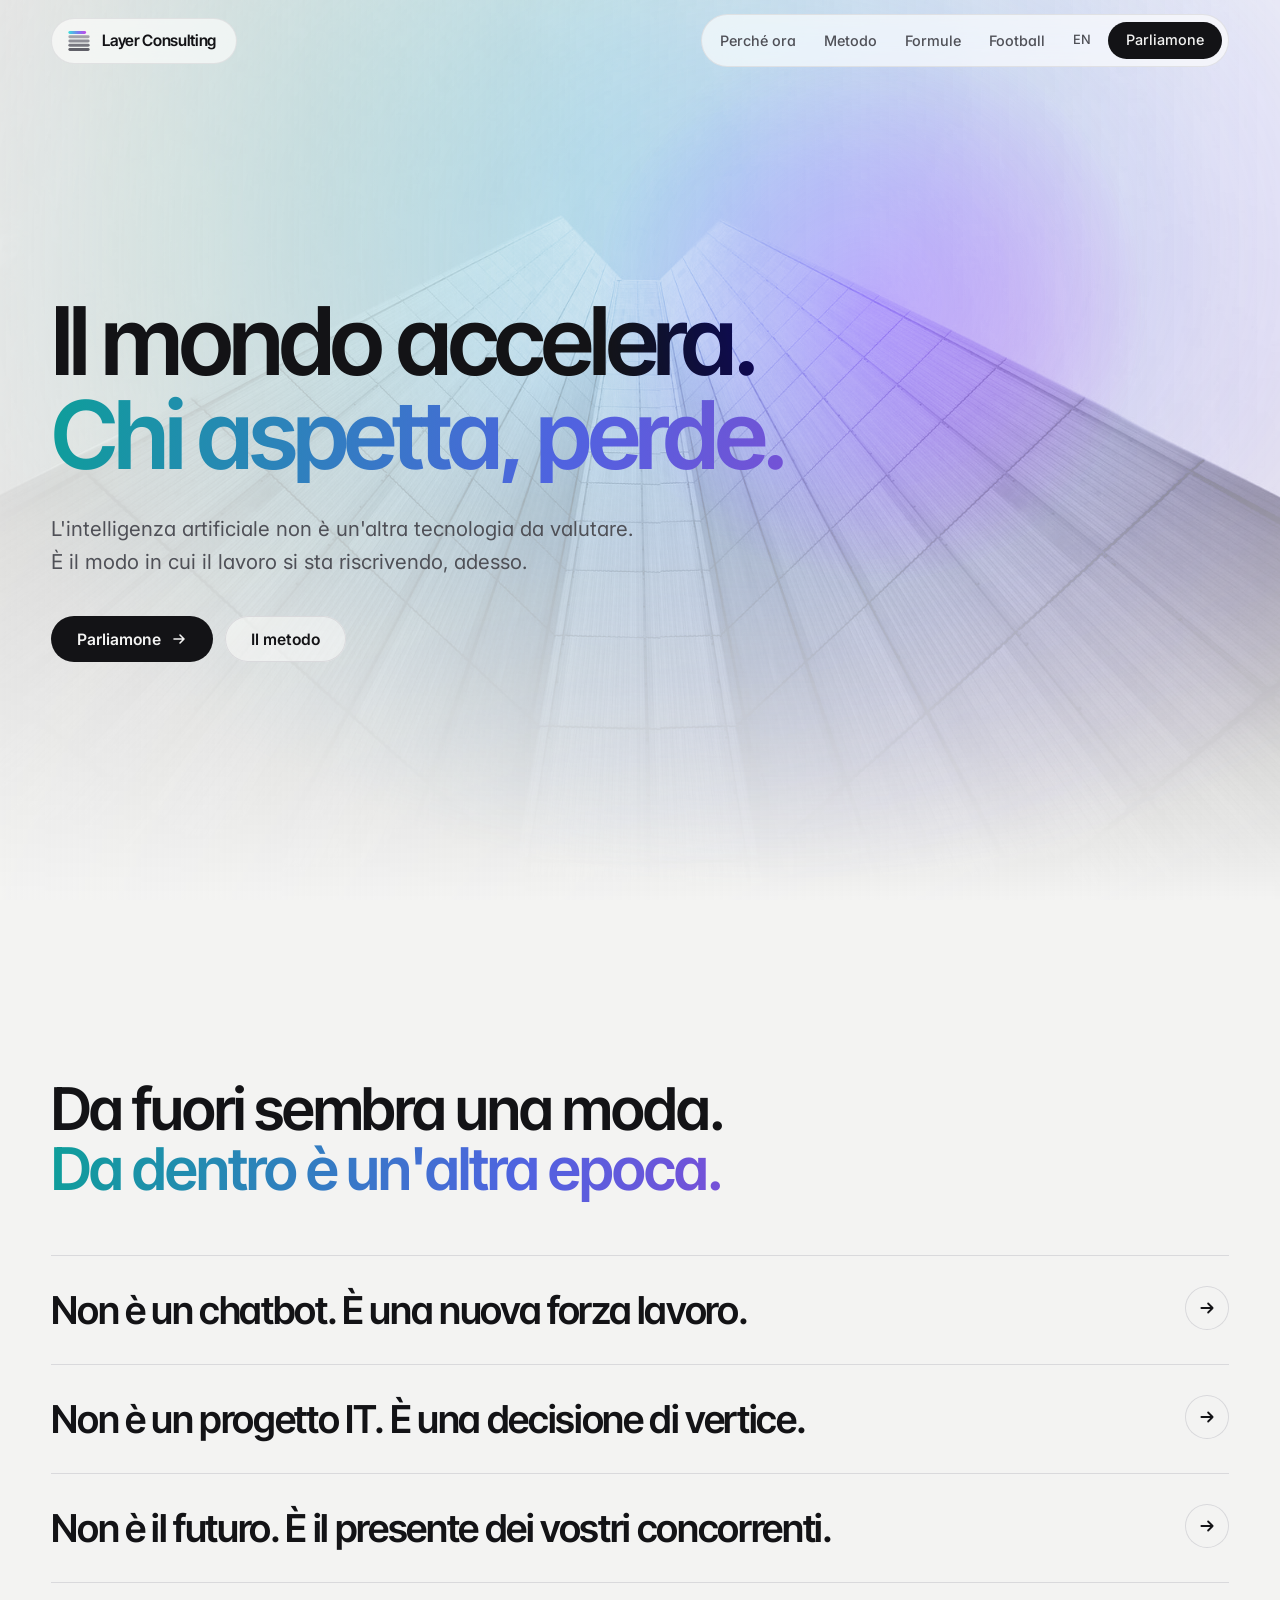
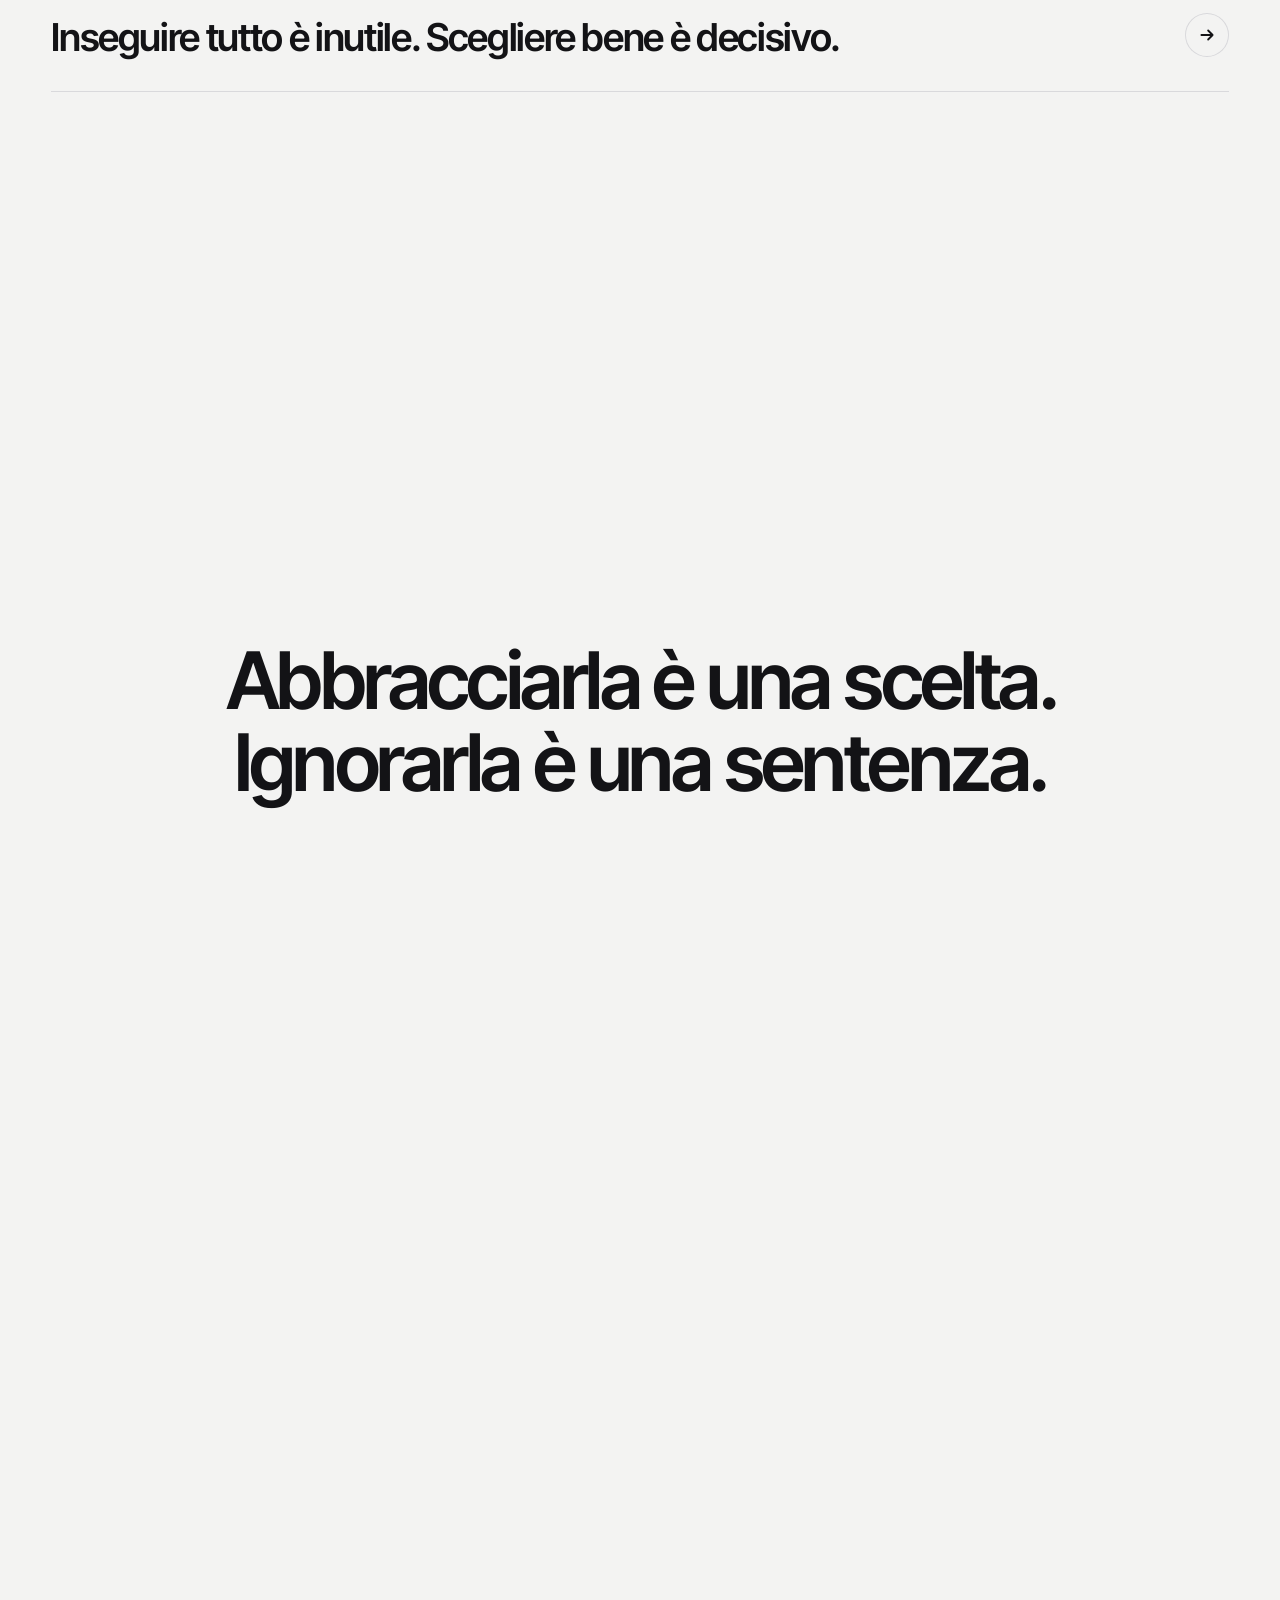
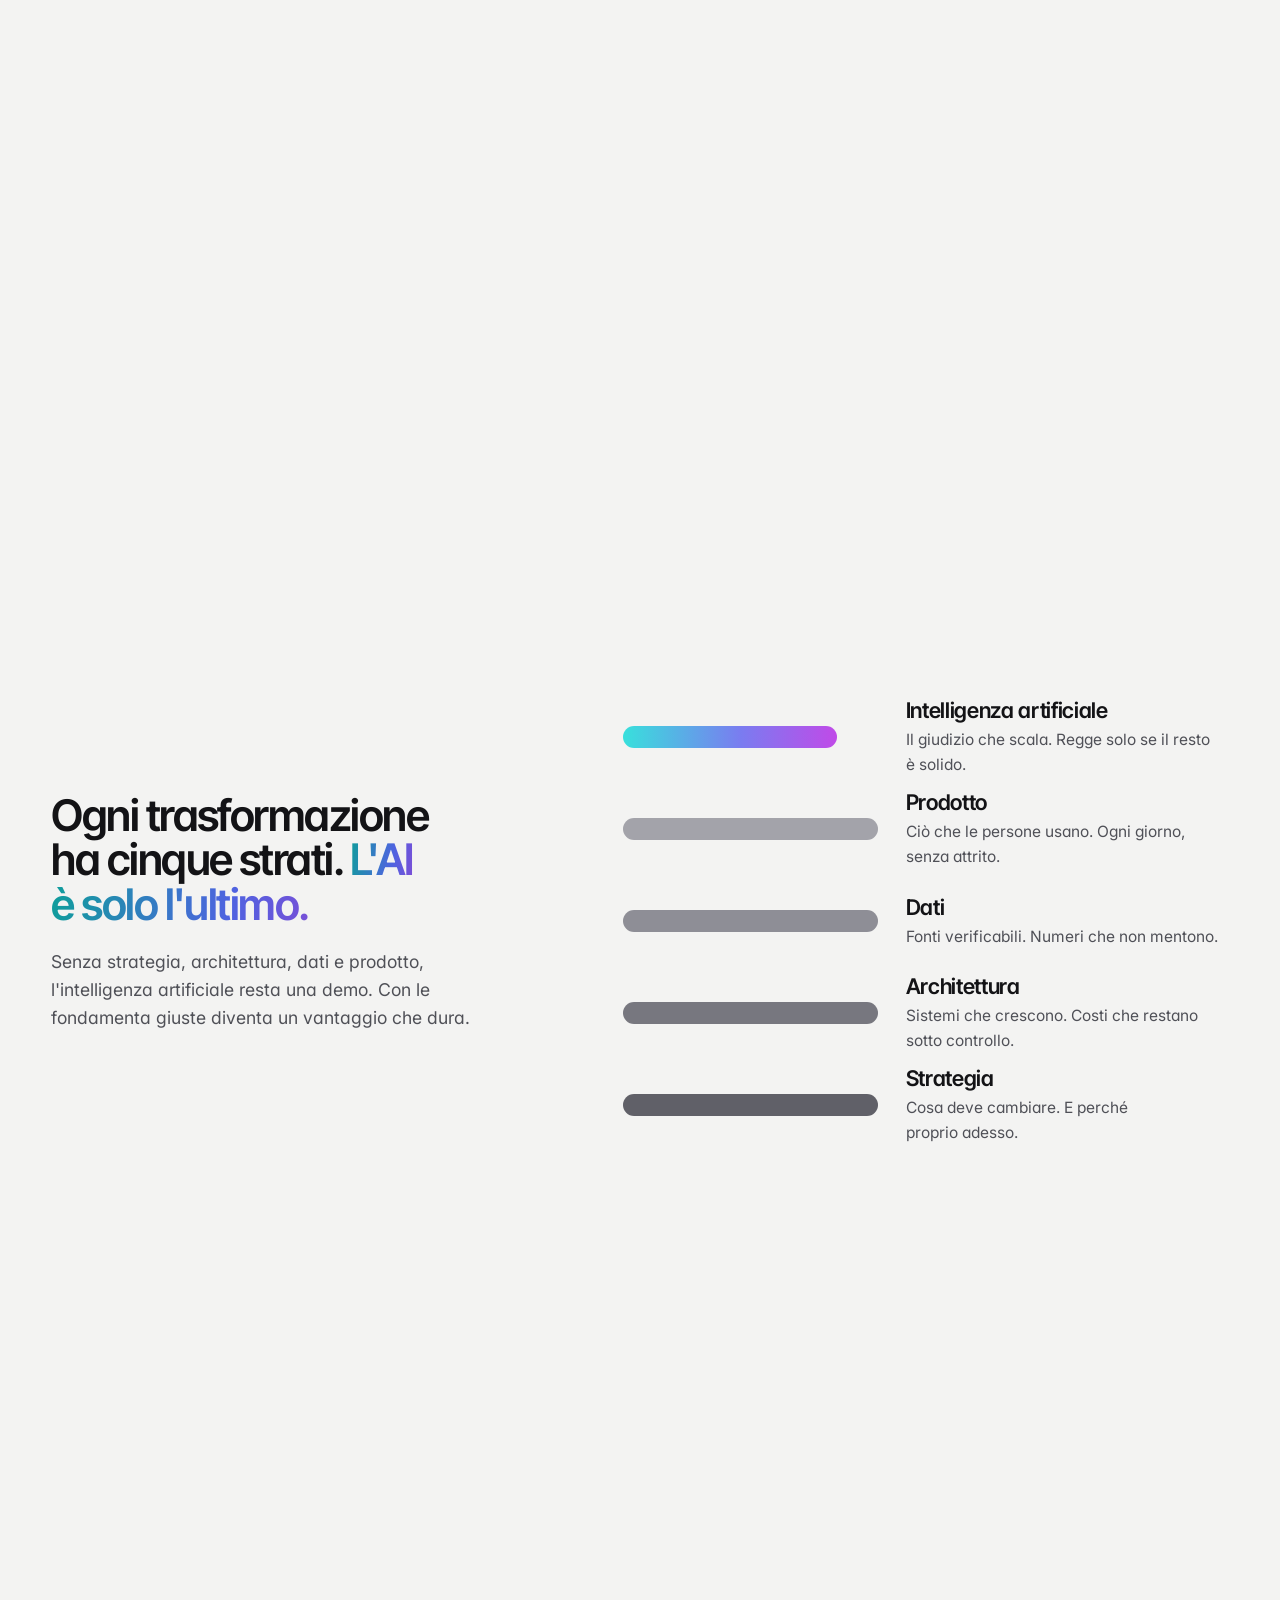
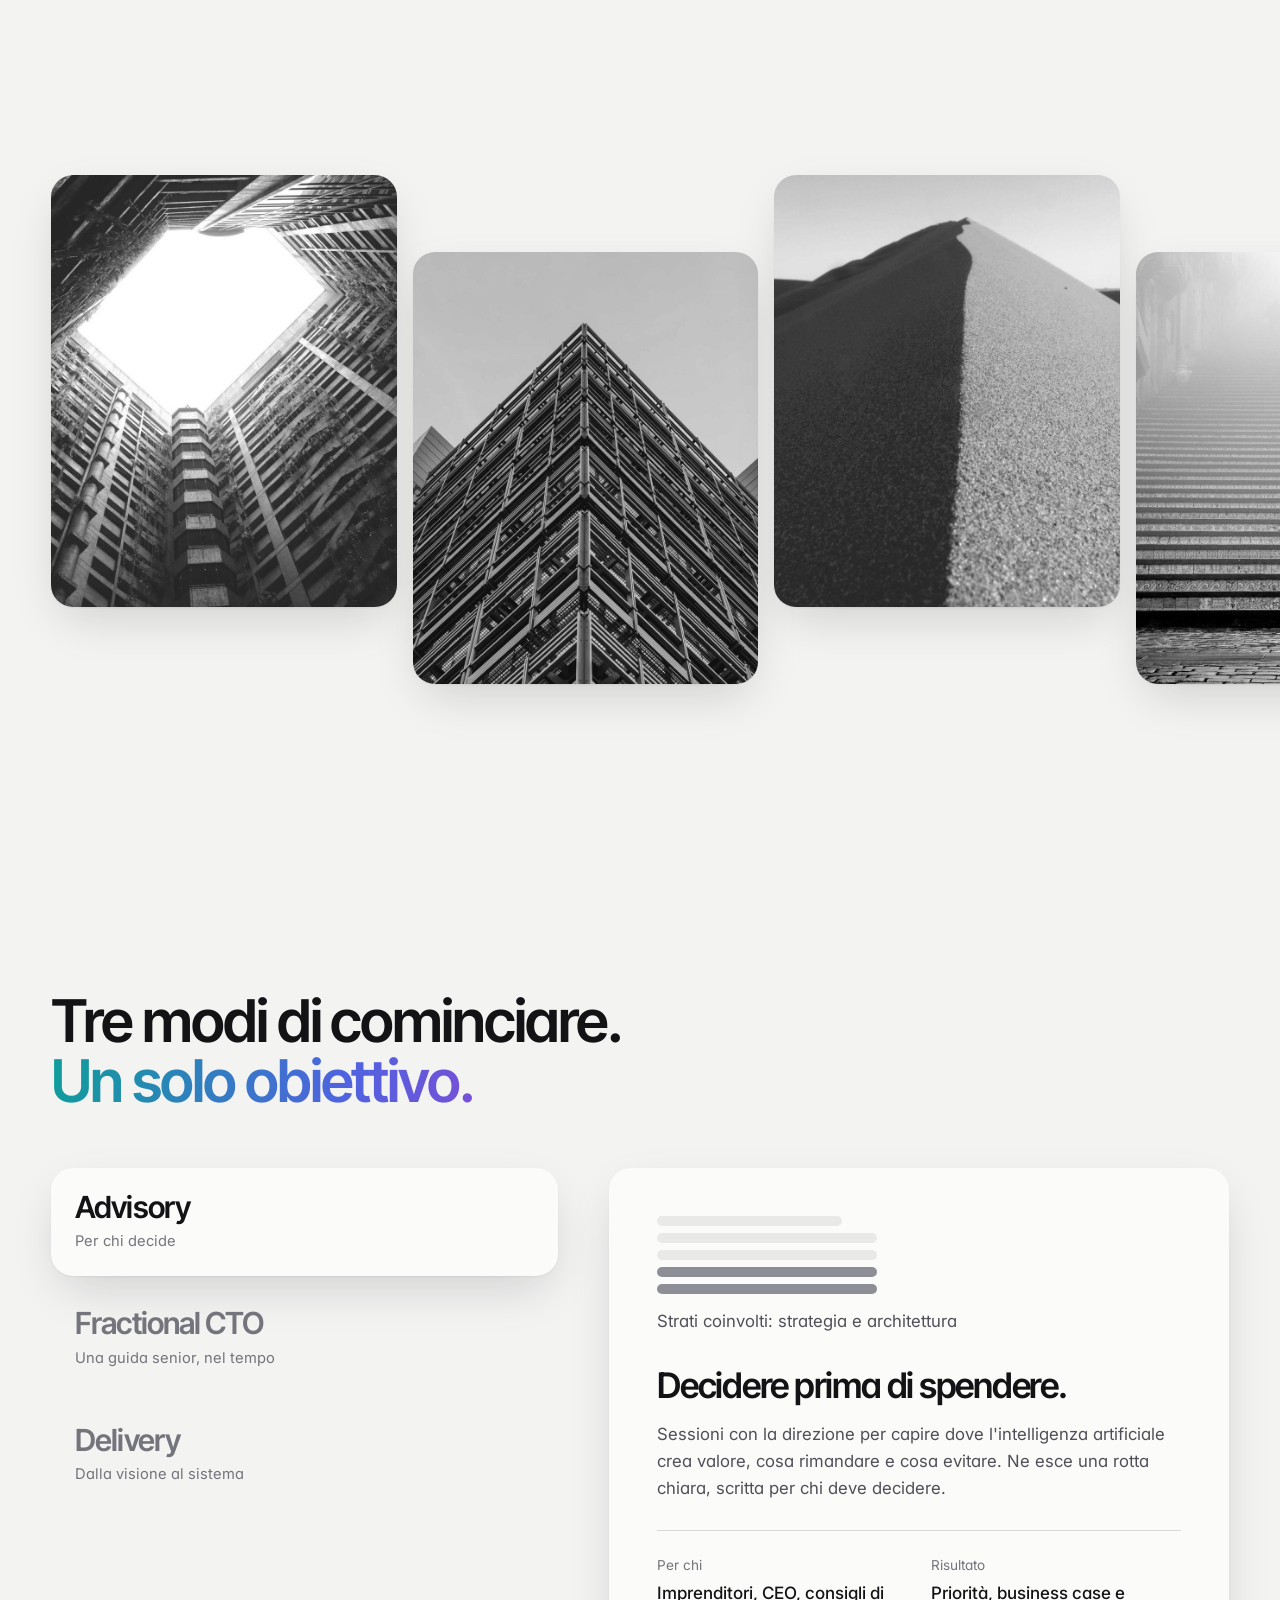
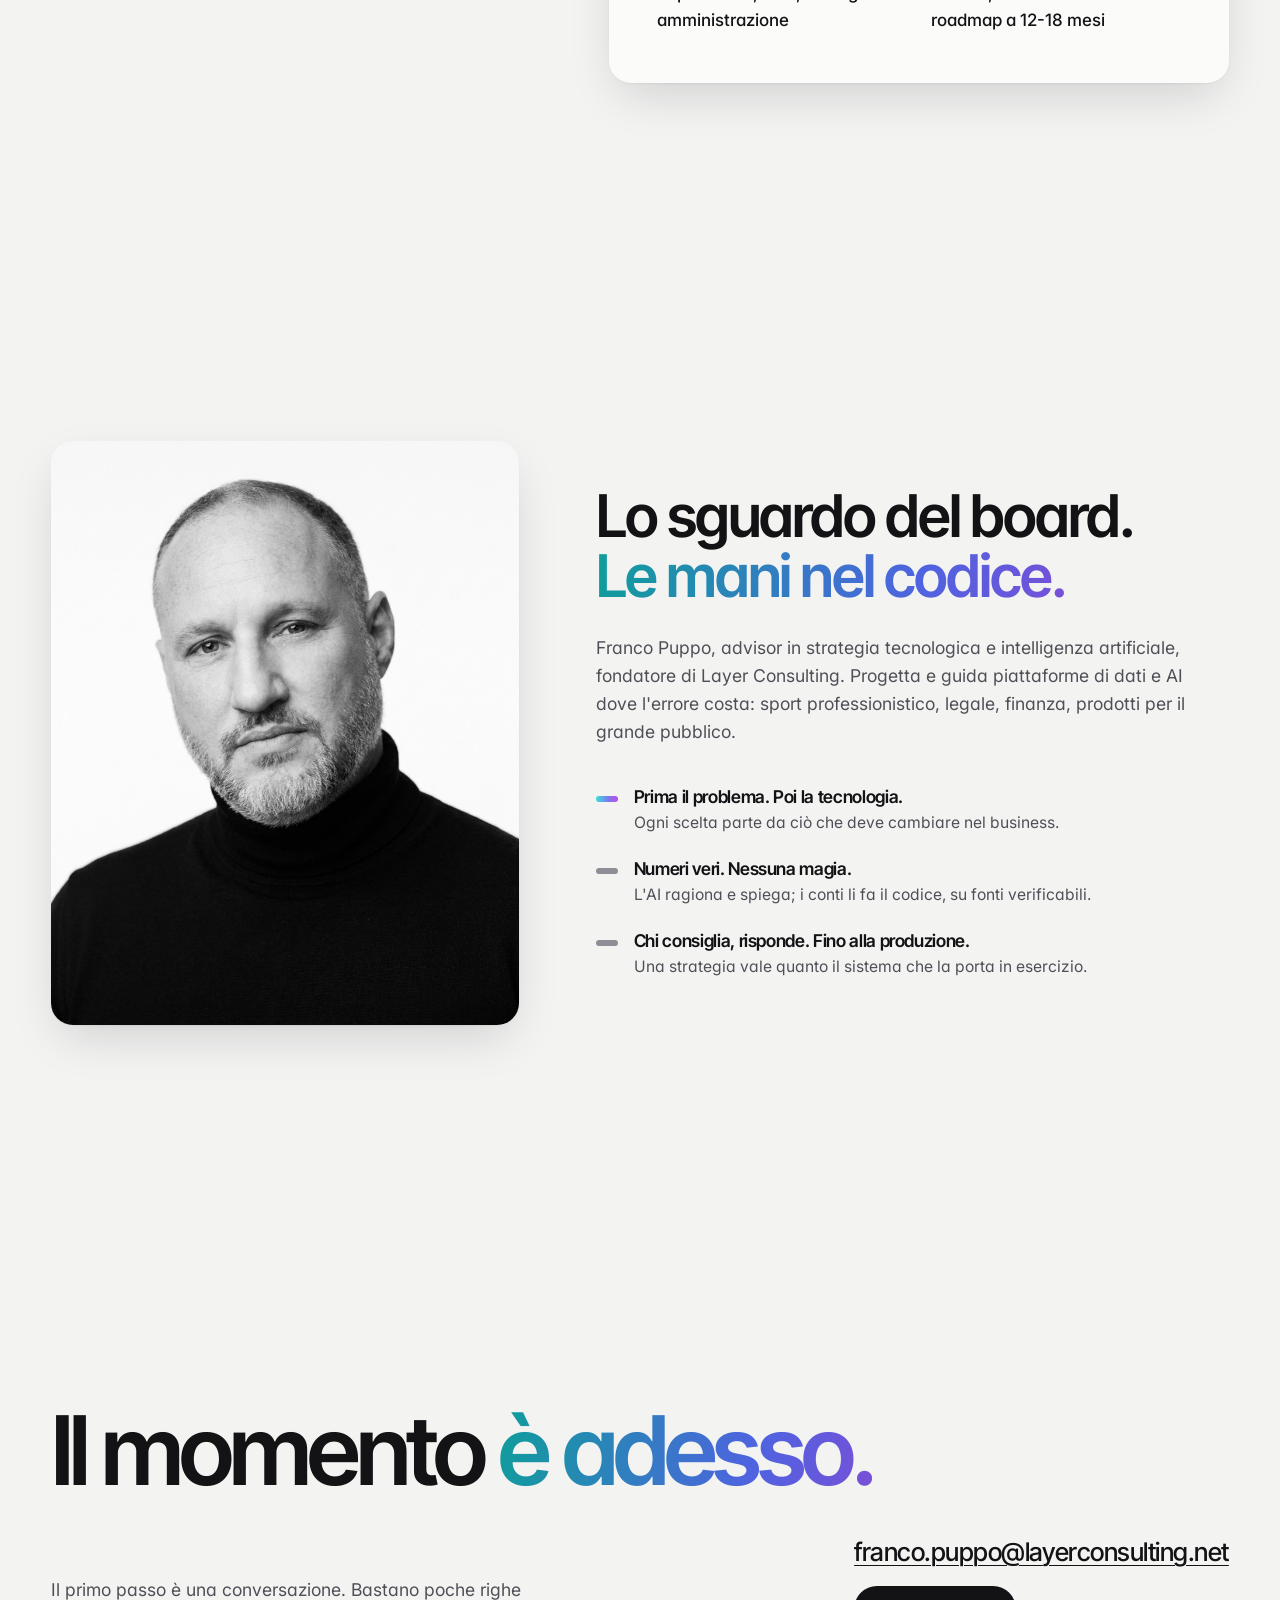
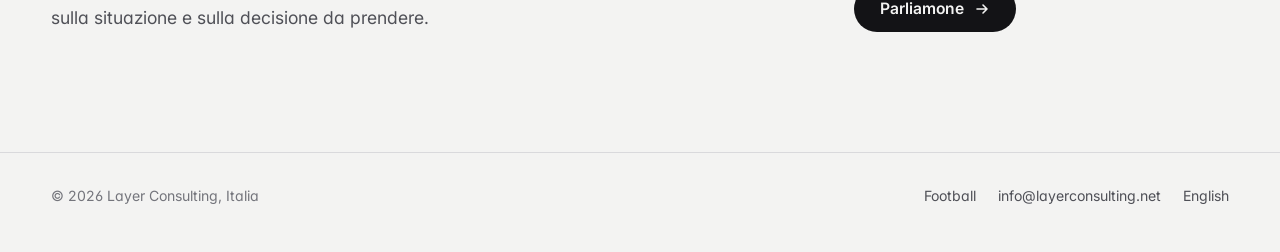
<file: index.html>
<!doctype html>
<html lang="it">
<head>
<meta charset="utf-8">
<meta name="viewport" content="width=device-width, initial-scale=1">
<title>Layer Consulting · Strategia e intelligenza artificiale</title>
<meta name="description" content="Il mondo accelera. Chi aspetta, perde. Strategia, architettura e intelligenza artificiale per imprese che vogliono restare in partita.">
<meta name="theme-color" content="#f3f3f2" media="(prefers-color-scheme: light)">
<meta name="theme-color" content="#111113" media="(prefers-color-scheme: dark)">
<link rel="canonical" href="https://layerconsulting.net/">
<link rel="alternate" hreflang="it" href="https://layerconsulting.net/">
<link rel="alternate" hreflang="en" href="https://layerconsulting.net/en/">
<link rel="alternate" hreflang="x-default" href="https://layerconsulting.net/">
<meta property="og:type" content="website">
<meta property="og:site_name" content="Layer Consulting">
<meta property="og:title" content="Il mondo accelera. Chi aspetta, perde.">
<meta property="og:description" content="Strategia, architettura e intelligenza artificiale per imprese che vogliono restare in partita.">
<meta property="og:url" content="https://layerconsulting.net/">
<meta property="og:image" content="https://layerconsulting.net/assets/img/hero-bg.jpg">
<meta property="og:locale" content="it_IT">
<link rel="icon" href="assets/favicon.svg" type="image/svg+xml">
<link rel="preconnect" href="https://fonts.googleapis.com">
<link rel="preconnect" href="https://fonts.gstatic.com" crossorigin>
<link rel="stylesheet" href="https://fonts.googleapis.com/css2?family=Inter+Tight:wght@500;600&family=Inter:wght@400;500;600&display=swap">
<link rel="preload" as="image" href="assets/img/hero-bg.jpg">
<link rel="stylesheet" href="assets/site.css">
<script type="application/ld+json">
{"@context":"https://schema.org","@graph":[
 {"@type":"ProfessionalService","@id":"https://layerconsulting.net/#firm","name":"Layer Consulting","url":"https://layerconsulting.net/","email":"info@layerconsulting.net","logo":"https://layerconsulting.net/assets/favicon.svg","address":{"@type":"PostalAddress","addressCountry":"IT"},"founder":{"@id":"https://layerconsulting.net/#franco"}},
 {"@type":"Person","@id":"https://layerconsulting.net/#franco","name":"Franco Puppo","jobTitle":"Founder","worksFor":{"@id":"https://layerconsulting.net/#firm"},"image":"https://layerconsulting.net/assets/img/franco-puppo.jpg","email":"franco.puppo@layerconsulting.net"}
]}
</script>
</head>
<body>
<a class="skip" href="#main">Vai al contenuto</a>

<header class="nav">
  <div class="wrap">
    <div class="nav-pill">
      <a class="brand" href="./" aria-label="Layer Consulting: home">
        <svg class="mark" width="26" height="24" viewBox="0 0 44 40" aria-hidden="true">
          <defs><linearGradient id="lg" x1="0" y1="0" x2="1" y2="0"><stop offset="0" stop-color="#38e0dc"/><stop offset=".55" stop-color="#7a7cf0"/><stop offset="1" stop-color="#c04ae8"/></linearGradient></defs>
          <rect x="4" y="3" width="30" height="5" rx="2.5" fill="url(#lg)"/>
          <rect class="b1" x="4" y="10.2" width="36" height="5" rx="2.5"/>
          <rect class="b2" x="4" y="17.4" width="36" height="5" rx="2.5"/>
          <rect class="b3" x="4" y="24.6" width="36" height="5" rx="2.5"/>
          <rect class="b4" x="4" y="31.8" width="36" height="5" rx="2.5"/>
        </svg>
        Layer Consulting
      </a>
    </div>
    <nav class="nav-pill nav-links" aria-label="Principale">
      <a class="hide-s" href="#adesso">Perché ora</a>
      <a class="hide-s" href="#strati">Metodo</a>
      <a class="hide-s" href="#formule">Formule</a>
      <a class="hide-s" href="football/">Football</a>
      <a class="lang" href="en/" hreflang="en" lang="en" aria-label="English version">EN</a>
      <a class="btn btn-ink" href="#contatti">Parliamone</a>
    </nav>
  </div>
</header>

<main id="main">
  <section class="hero" id="top">
    <div class="hero-light" aria-hidden="true"></div>
    <div class="hero-bg" aria-hidden="true"><img src="assets/img/hero-bg.jpg" width="1800" height="1125" alt="" fetchpriority="high"></div>
    <div class="wrap">
      <div>
        <h1 class="h-hero">
          <span class="ln"><span class="w" style="--i:0">Il</span> <span class="w" style="--i:1">mondo</span> <span class="w" style="--i:2">accelera.</span></span>
          <span class="ln"><span class="w gt" style="--i:3">Chi aspetta, perde.</span></span>
        </h1>
        <p class="lede">L'intelligenza artificiale non è un'altra tecnologia da valutare. È il modo in cui il lavoro si sta riscrivendo, adesso.</p>
        <div class="cta">
          <a class="btn btn-ink" href="#contatti">Parliamone
            <svg viewBox="0 0 16 16" fill="none" stroke="currentColor" stroke-width="1.6" stroke-linecap="round" stroke-linejoin="round" aria-hidden="true"><path d="M3 8h10M9 4l4 4-4 4"/></svg></a>
          <a class="btn btn-line" href="#strati">Il metodo</a>
        </div>
      </div>
    </div>
  </section>

  <section class="block" id="adesso" aria-labelledby="adesso-t">
    <div class="wrap">
      <h2 id="adesso-t" class="reveal">Da fuori sembra una moda. <span class="dim">Da dentro è un'altra epoca.</span></h2>
      <div class="index">
        <article class="row reveal" tabindex="0">
          <div><h3>Non è un chatbot. È una nuova forza lavoro.</h3>
            <div class="more"><div><p>Agenti che leggono, analizzano, scrivono e decidono entro regole precise. Lavorano su processi interi, non su singole domande.</p></div></div></div>
          <span class="arrow" aria-hidden="true"><svg viewBox="0 0 16 16" fill="none" stroke="currentColor" stroke-width="1.6" stroke-linecap="round" stroke-linejoin="round"><path d="M3 8h10M9 4l4 4-4 4"/></svg></span>
        </article>
        <article class="row reveal" tabindex="0">
          <div><h3>Non è un progetto IT. È una decisione di vertice.</h3>
            <div class="more"><div><p>Cambia margini, organizzazione e modello di business. Per questo si decide in consiglio, non nel reparto tecnico.</p></div></div></div>
          <span class="arrow" aria-hidden="true"><svg viewBox="0 0 16 16" fill="none" stroke="currentColor" stroke-width="1.6" stroke-linecap="round" stroke-linejoin="round"><path d="M3 8h10M9 4l4 4-4 4"/></svg></span>
        </article>
        <article class="row reveal" tabindex="0">
          <div><h3>Non è il futuro. È il presente dei vostri concorrenti.</h3>
            <div class="more"><div><p>Chi ha cominciato un anno fa oggi lavora più in fretta e spende meno. Il divario si allarga ogni mese.</p></div></div></div>
          <span class="arrow" aria-hidden="true"><svg viewBox="0 0 16 16" fill="none" stroke="currentColor" stroke-width="1.6" stroke-linecap="round" stroke-linejoin="round"><path d="M3 8h10M9 4l4 4-4 4"/></svg></span>
        </article>
        <article class="row reveal" tabindex="0">
          <div><h3>Inseguire tutto è inutile. Scegliere bene è decisivo.</h3>
            <div class="more"><div><p>Ogni settimana arriva una novità. Conta riconoscere le poche che spostano davvero il vostro business, e ignorare il resto.</p></div></div></div>
          <span class="arrow" aria-hidden="true"><svg viewBox="0 0 16 16" fill="none" stroke="currentColor" stroke-width="1.6" stroke-linecap="round" stroke-linejoin="round"><path d="M3 8h10M9 4l4 4-4 4"/></svg></span>
        </article>
      </div>
    </div>
  </section>

  <section class="manifesto" aria-label="Il punto">
    <div class="manifesto-stage">
      <blockquote data-words>Abbracciarla è una scelta. Ignorarla è una sentenza.</blockquote>
    </div>
  </section>

  <section class="layers" id="strati" aria-labelledby="strati-t">
    <div class="layers-stage">
      <div class="wrap">
        <div class="layers-copy">
          <h2 id="strati-t">Ogni trasformazione ha cinque strati. <span class="dim">L'AI è solo l'ultimo.</span></h2>
          <p>Senza strategia, architettura, dati e prodotto, l'intelligenza artificiale resta una demo. Con le fondamenta giuste diventa un vantaggio che dura.</p>
        </div>
        <ol class="stack" reversed>
          <li><span class="bar" aria-hidden="true"></span><div class="txt"><h3>Intelligenza artificiale</h3><p>Il giudizio che scala. Regge solo se il resto è solido.</p></div></li>
          <li><span class="bar" aria-hidden="true"></span><div class="txt"><h3>Prodotto</h3><p>Ciò che le persone usano. Ogni giorno, senza attrito.</p></div></li>
          <li><span class="bar" aria-hidden="true"></span><div class="txt"><h3>Dati</h3><p>Fonti verificabili. Numeri che non mentono.</p></div></li>
          <li><span class="bar" aria-hidden="true"></span><div class="txt"><h3>Architettura</h3><p>Sistemi che crescono. Costi che restano sotto controllo.</p></div></li>
          <li><span class="bar" aria-hidden="true"></span><div class="txt"><h3>Strategia</h3><p>Cosa deve cambiare. E perché proprio adesso.</p></div></li>
        </ol>
      </div>
    </div>
  </section>

  <section class="gallery" aria-hidden="true">
    <div class="gallery-track">
      <img src="assets/img/courtyard.jpg" width="800" height="1000" alt="" loading="lazy">
      <img src="assets/img/lattice.jpg" width="800" height="1000" alt="" loading="lazy">
      <img src="assets/img/ridge.jpg" width="800" height="1000" alt="" loading="lazy">
      <img src="assets/img/stairs.jpg" width="800" height="1000" alt="" loading="lazy">
    </div>
  </section>

  <section class="block" id="formule" aria-labelledby="formule-t">
    <div class="wrap">
      <h2 id="formule-t" class="reveal">Tre modi di cominciare. <span class="dim">Un solo obiettivo.</span></h2>
      <div class="formats">
        <div class="tabs" role="tablist" aria-label="Formule">
          <button class="tab" role="tab" id="t-adv" aria-controls="p-adv"><b>Advisory</b><span>Per chi decide</span></button>
          <button class="tab" role="tab" id="t-cto" aria-controls="p-cto"><b>Fractional CTO</b><span>Una guida senior, nel tempo</span></button>
          <button class="tab" role="tab" id="t-del" aria-controls="p-del"><b>Delivery</b><span>Dalla visione al sistema</span></button>
        </div>
        <div class="panels reveal">
          <div class="panel" role="tabpanel" id="p-adv" aria-labelledby="t-adv">
            <div class="mini" aria-hidden="true"><i style="--k:4"></i><i style="--k:3"></i><i style="--k:2"></i><i class="on" style="--k:1"></i><i class="on" style="--k:0"></i></div>
            <p class="mini-cap">Strati coinvolti: strategia e architettura</p>
            <h3>Decidere prima di spendere.</h3>
            <p>Sessioni con la direzione per capire dove l'intelligenza artificiale crea valore, cosa rimandare e cosa evitare. Ne esce una rotta chiara, scritta per chi deve decidere.</p>
            <dl><div><dt>Per chi</dt><dd>Imprenditori, CEO, consigli di amministrazione</dd></div>
              <div><dt>Risultato</dt><dd>Priorità, business case e roadmap a 12-18 mesi</dd></div></dl>
          </div>
          <div class="panel" role="tabpanel" id="p-cto" aria-labelledby="t-cto">
            <div class="mini" aria-hidden="true"><i style="--k:4"></i><i class="on" style="--k:3"></i><i class="on" style="--k:2"></i><i class="on" style="--k:1"></i><i class="on" style="--k:0"></i></div>
            <p class="mini-cap">Strati coinvolti: dalla strategia al prodotto</p>
            <h3>Una guida senior. Senza un CTO a tempo pieno.</h3>
            <p>Al tavolo della direzione, con continuità. Architettura, fornitori, team e investitori trovano un interlocutore unico, e le scelte tecniche smettono di essere un rischio.</p>
            <dl><div><dt>Per chi</dt><dd>Aziende e scale-up senza un CTO, o in transizione</dd></div>
              <div><dt>Risultato</dt><dd>Decisioni coerenti, team e fornitori allineati</dd></div></dl>
          </div>
          <div class="panel" role="tabpanel" id="p-del" aria-labelledby="t-del">
            <div class="mini" aria-hidden="true"><i class="on" style="--k:4"></i><i class="on" style="--k:3"></i><i class="on" style="--k:2"></i><i class="on" style="--k:1"></i><i class="on" style="--k:0"></i></div>
            <p class="mini-cap">Strati coinvolti: tutti e cinque</p>
            <h3>Dalla visione al sistema. Dal sistema al risultato.</h3>
            <p>Quando la rotta è decisa, un gruppo ristretto e senior la costruisce: agenti AI, piattaforme dati, prodotti digitali, fino alla produzione.</p>
            <dl><div><dt>Per chi</dt><dd>Chi vuole un risultato, non una raccomandazione</dd></div>
              <div><dt>Risultato</dt><dd>Un sistema in produzione, misurato e documentato</dd></div></dl>
          </div>
        </div>
      </div>
    </div>
  </section>

  <section class="block about" id="chi" aria-labelledby="chi-t">
    <div class="wrap">
      <figure class="plate plate-studio reveal">
        <img src="assets/img/franco-puppo.jpg" width="805" height="1000" alt="Ritratto di Franco Puppo" loading="lazy">
      </figure>
      <div class="about-copy">
        <h2 id="chi-t" class="reveal">Lo sguardo del board. <span class="dim">Le mani nel codice.</span></h2>
        <p class="reveal">Franco Puppo, advisor in strategia tecnologica e intelligenza artificiale, fondatore di Layer Consulting. Progetta e guida piattaforme di dati e AI dove l'errore costa: sport professionistico, legale, finanza, prodotti per il grande pubblico.</p>
        <ul class="rules">
          <li class="reveal" style="--d:0"><div><b>Prima il problema. Poi la tecnologia.</b><span>Ogni scelta parte da ciò che deve cambiare nel business.</span></div></li>
          <li class="reveal" style="--d:1"><div><b>Numeri veri. Nessuna magia.</b><span>L'AI ragiona e spiega; i conti li fa il codice, su fonti verificabili.</span></div></li>
          <li class="reveal" style="--d:2"><div><b>Chi consiglia, risponde. Fino alla produzione.</b><span>Una strategia vale quanto il sistema che la porta in esercizio.</span></div></li>
        </ul>
      </div>
    </div>
  </section>

  <section class="contact" id="contatti" aria-labelledby="contatti-t">
    <div class="wrap">
      <h2 id="contatti-t" class="reveal">Il momento <span class="dim">è adesso.</span></h2>
      <div class="contact-row">
        <p class="reveal">Il primo passo è una conversazione. Bastano poche righe sulla situazione e sulla decisione da prendere.</p>
        <div class="contact-actions reveal" style="--d:1">
          <a class="mail" href="mailto:franco.puppo@layerconsulting.net">franco.puppo@layerconsulting.net</a>
          <a class="btn btn-ink magnetic" href="mailto:franco.puppo@layerconsulting.net?subject=Parliamone">Parliamone
            <svg viewBox="0 0 16 16" fill="none" stroke="currentColor" stroke-width="1.6" stroke-linecap="round" stroke-linejoin="round" aria-hidden="true"><path d="M3 8h10M9 4l4 4-4 4"/></svg></a>
        </div>
      </div>
    </div>
  </section>
</main>

<footer class="foot">
  <div class="wrap">
    <span>© <span id="year">2026</span> Layer Consulting, Italia</span>
    <nav aria-label="Footer">
      <a href="football/">Football</a>
      <a href="mailto:info@layerconsulting.net">info@layerconsulting.net</a>
      <a href="en/" hreflang="en" lang="en">English</a>
    </nav>
  </div>
</footer>
<script src="assets/site.js"></script>
</body>
</html>
</file>
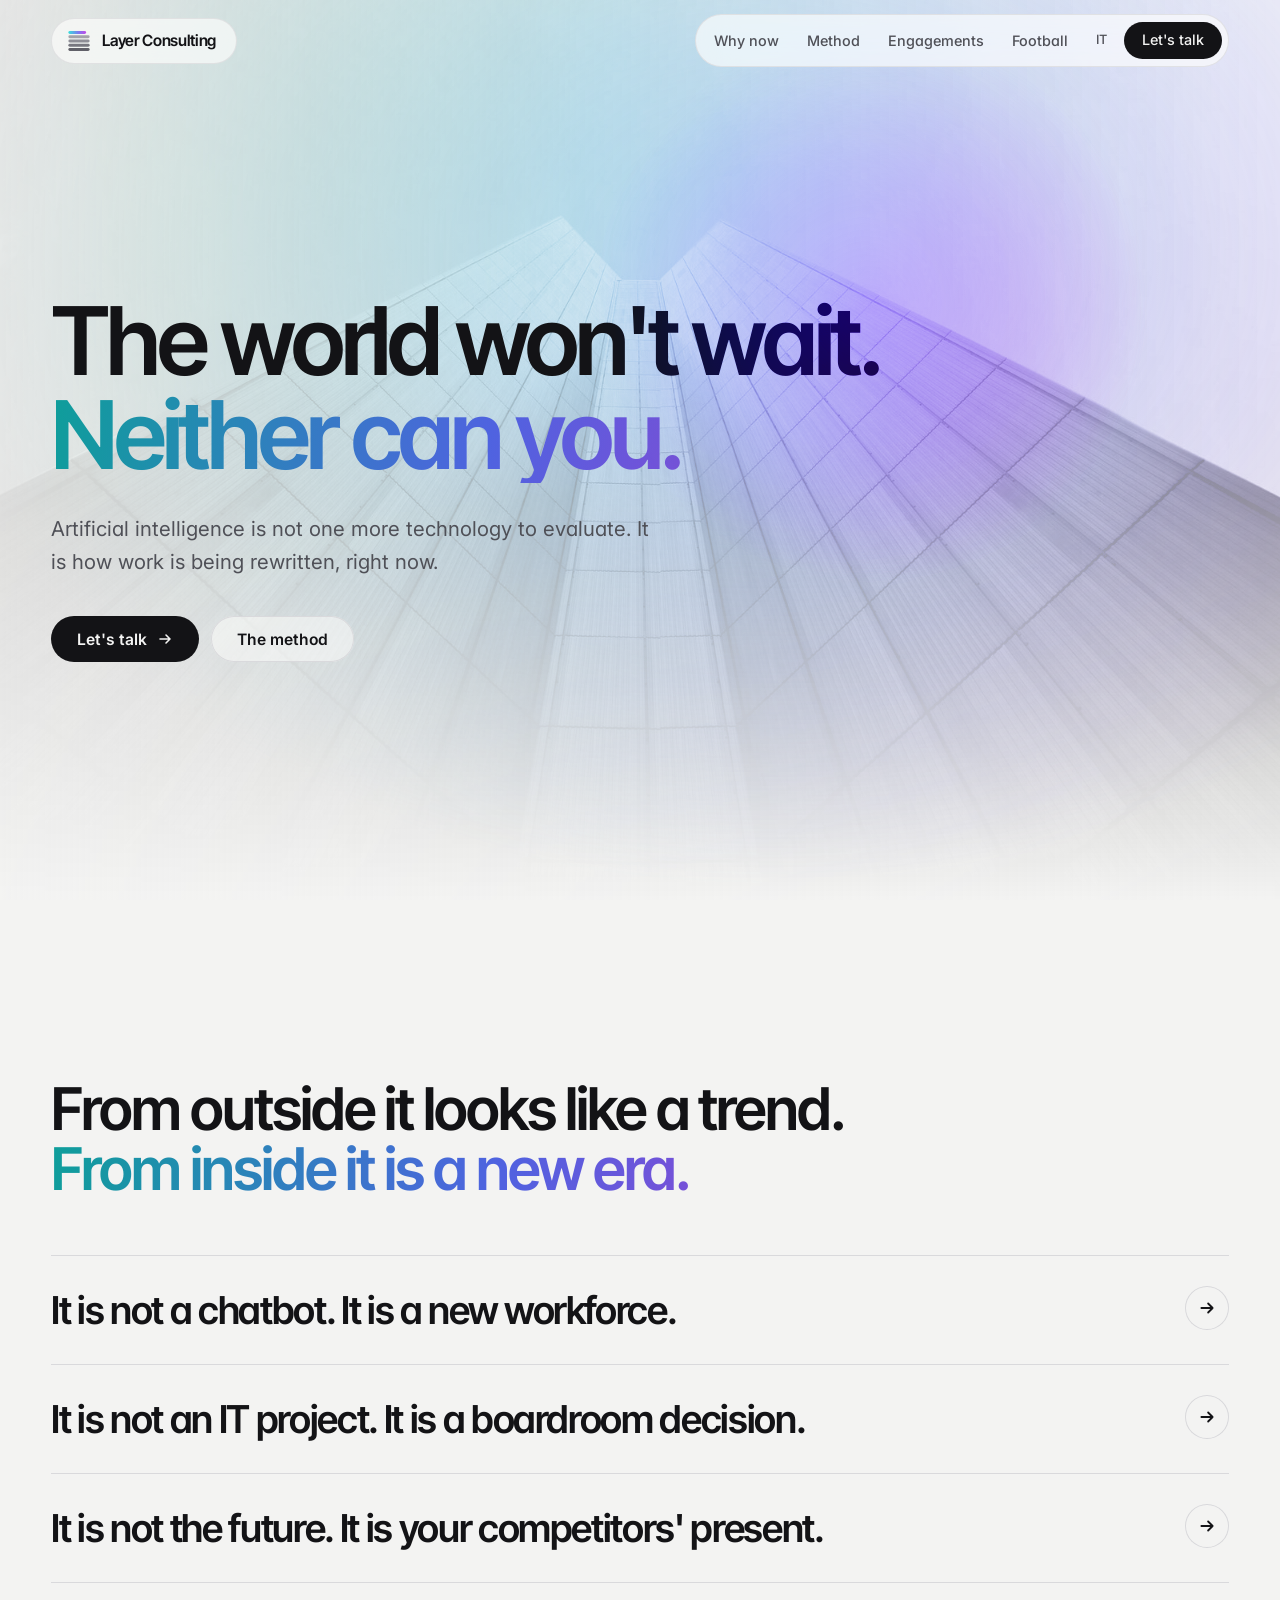
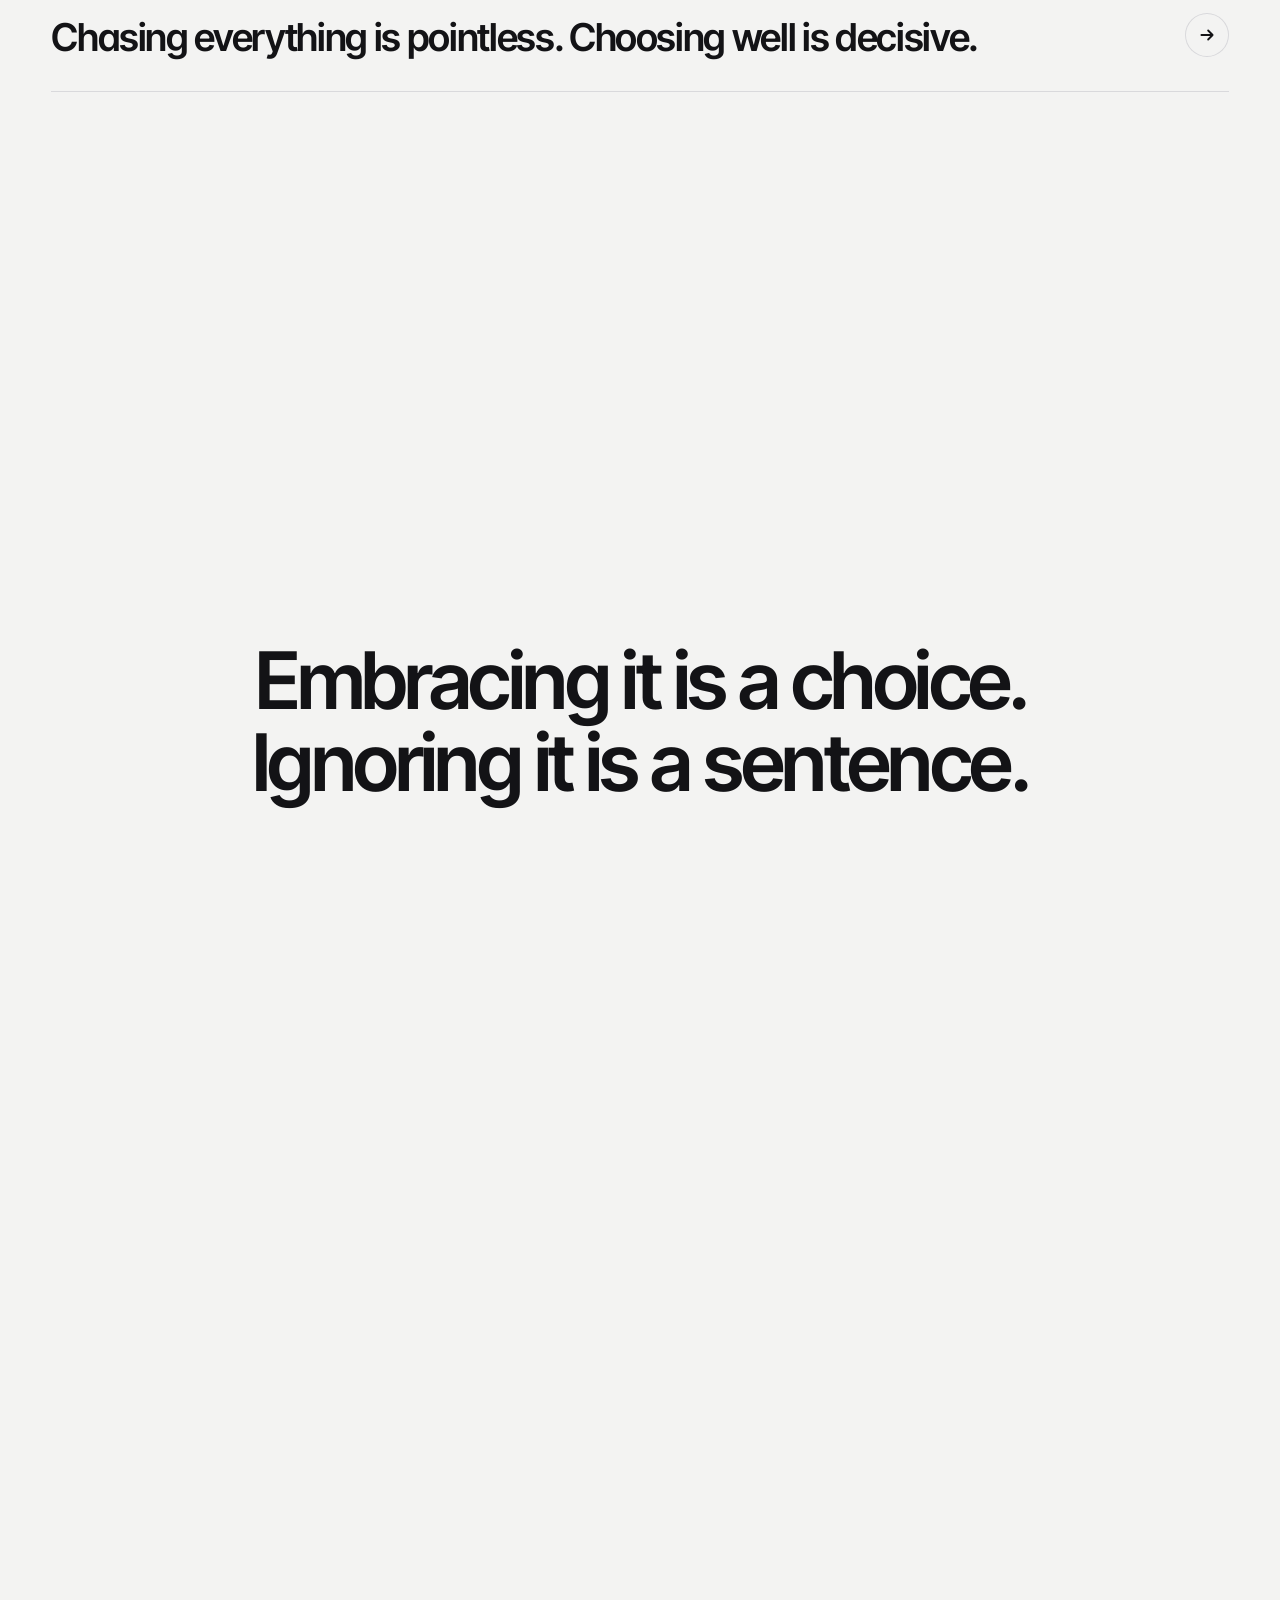
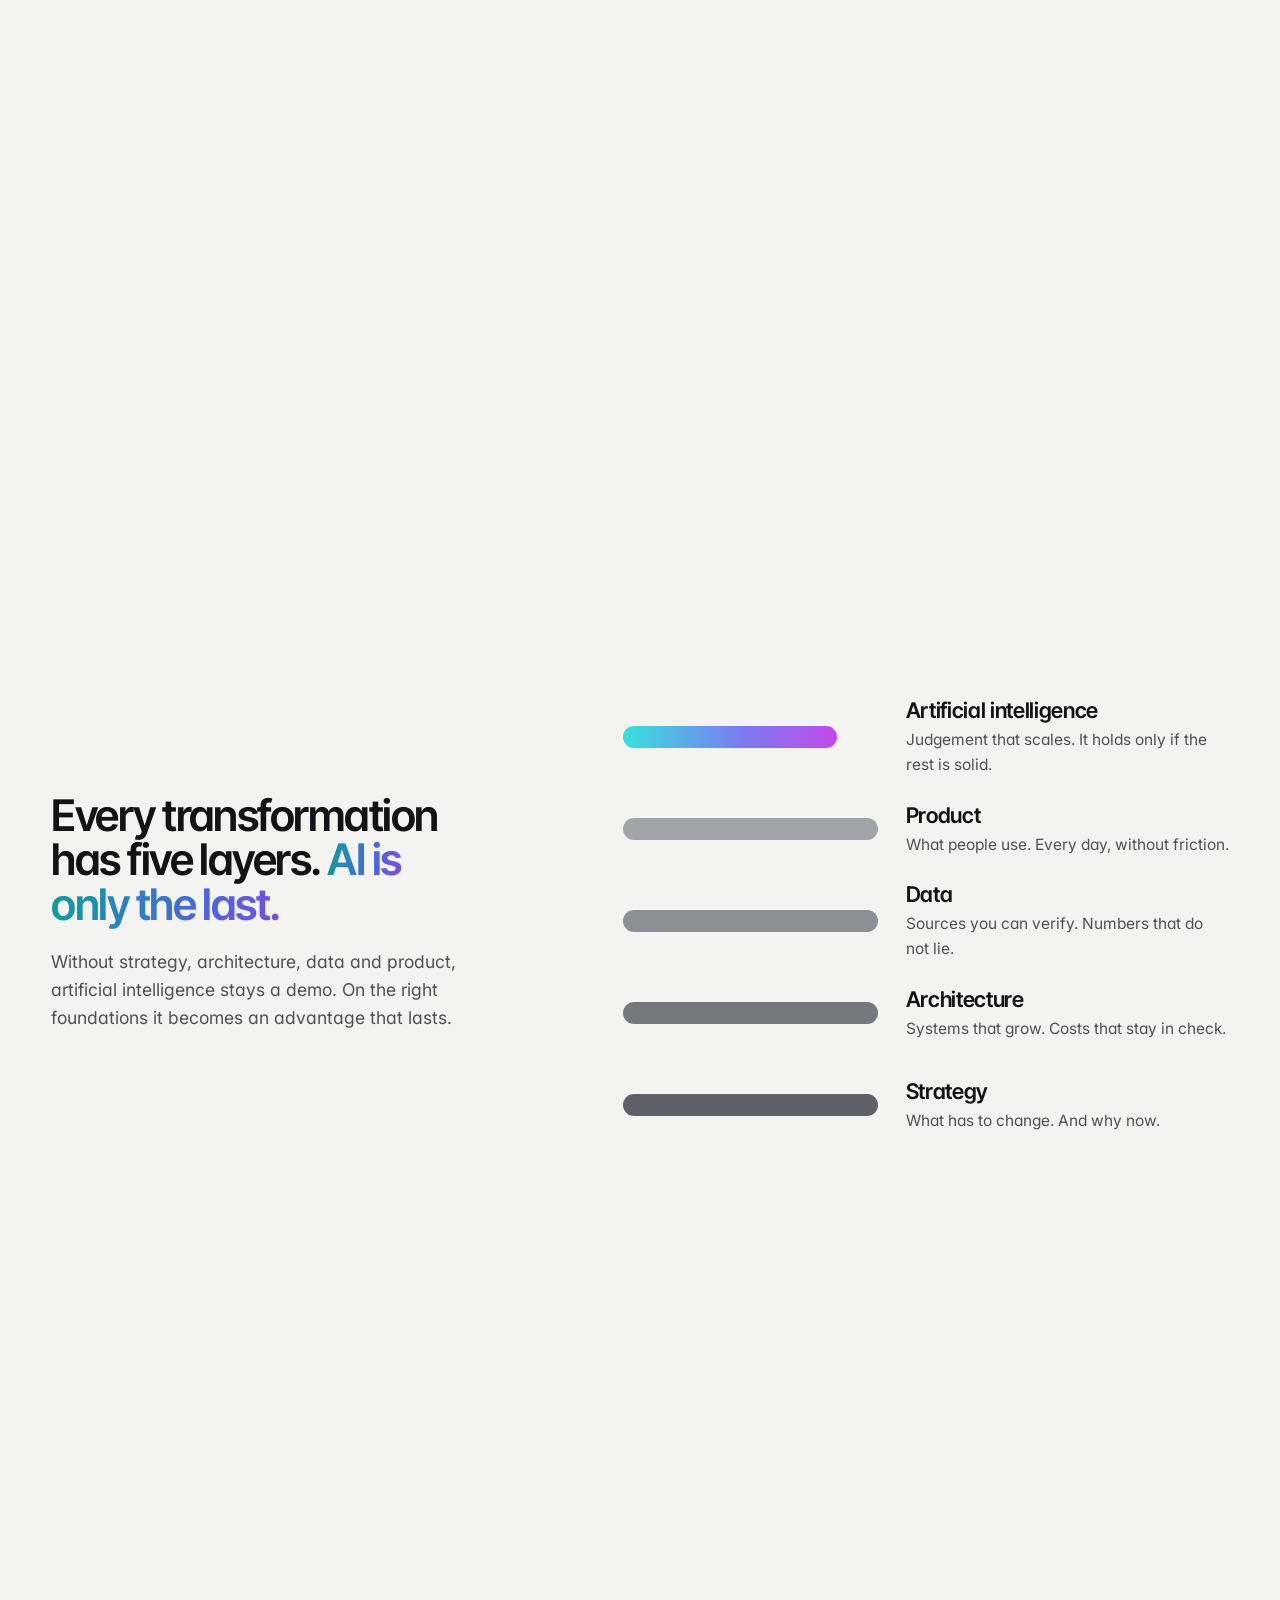
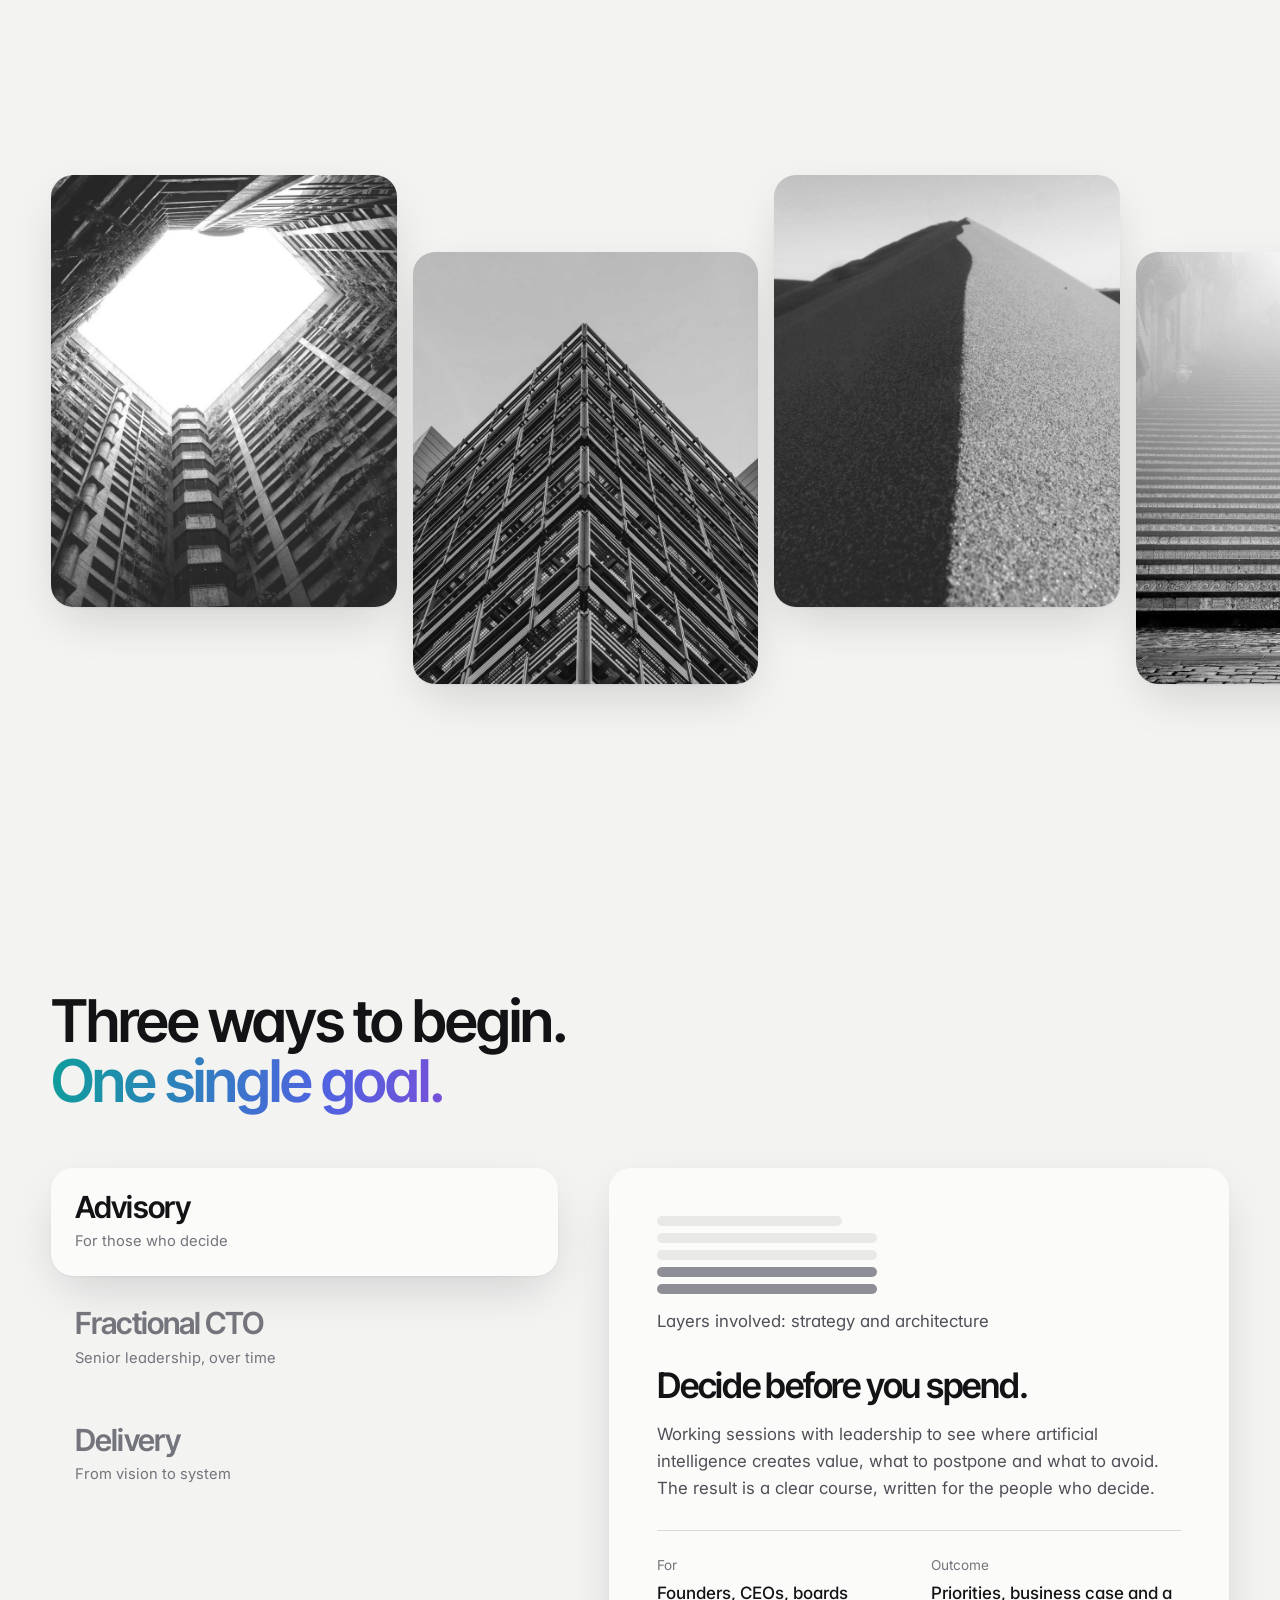
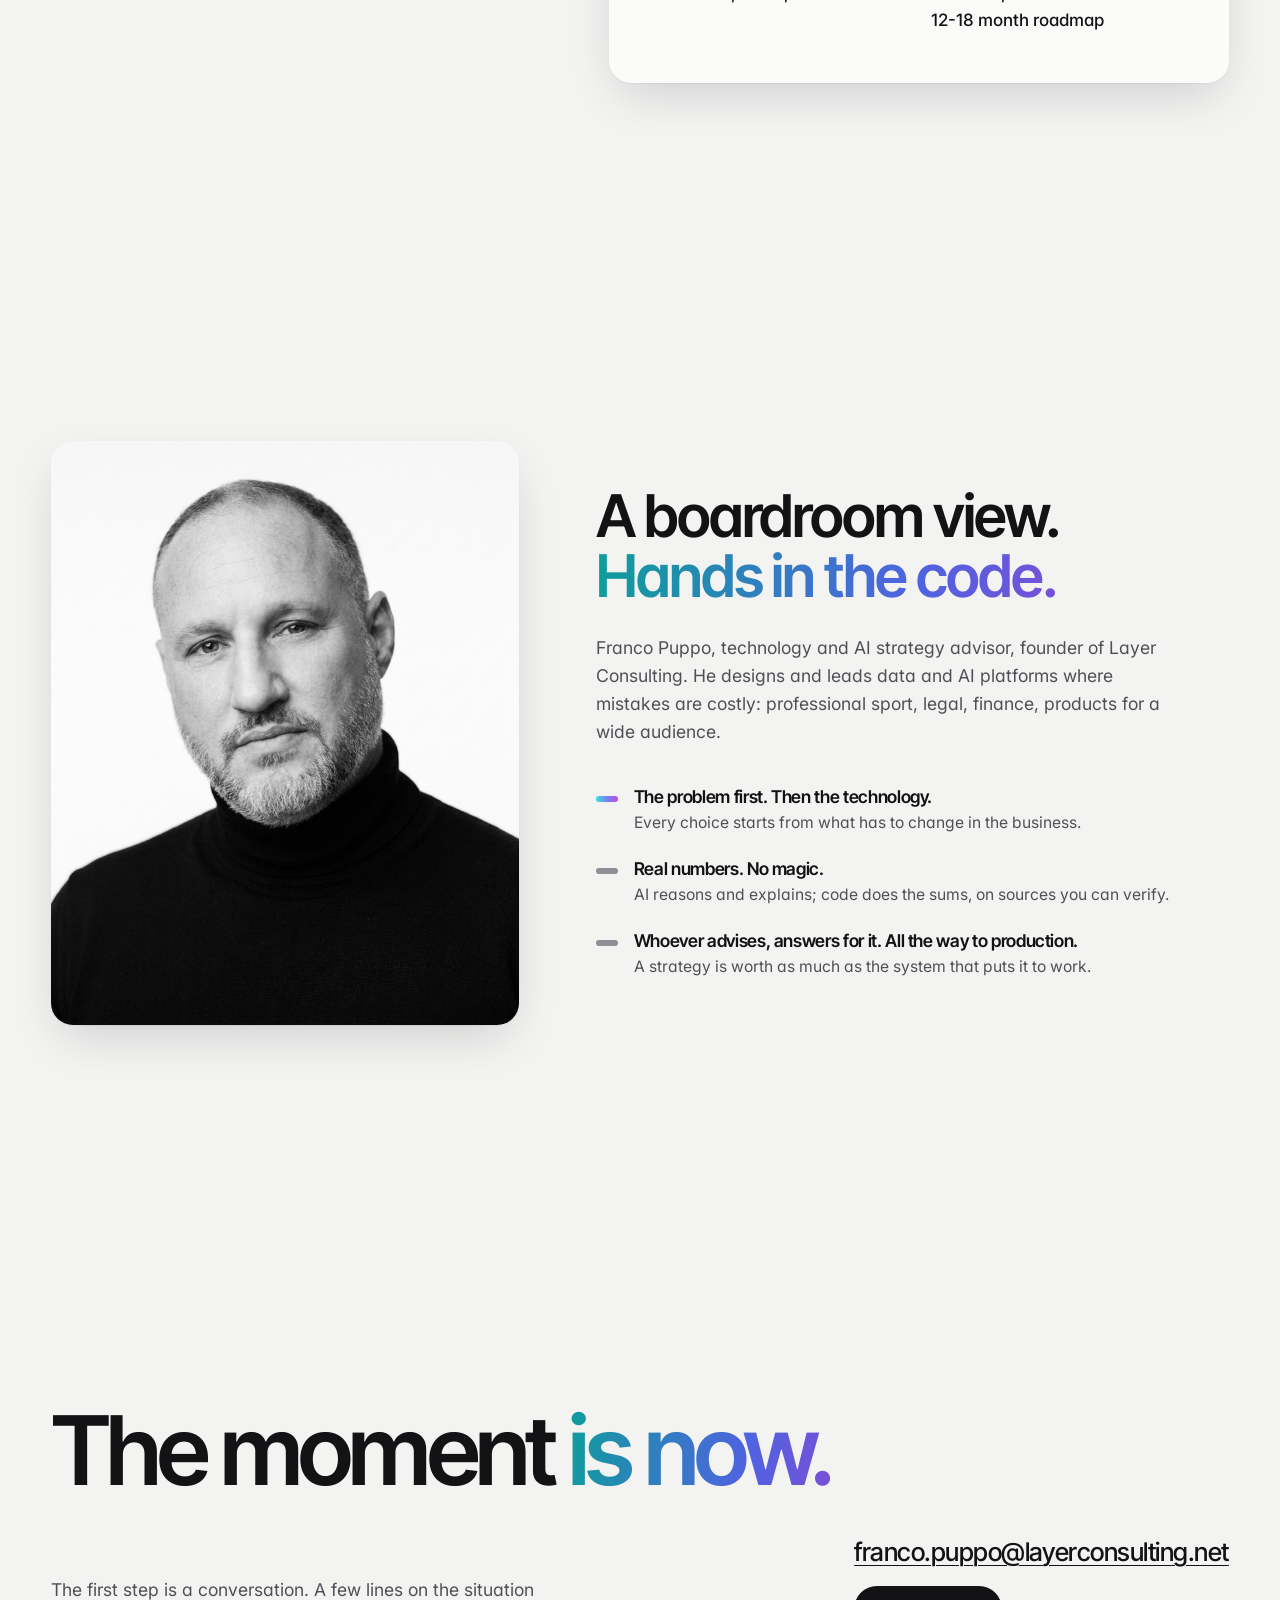
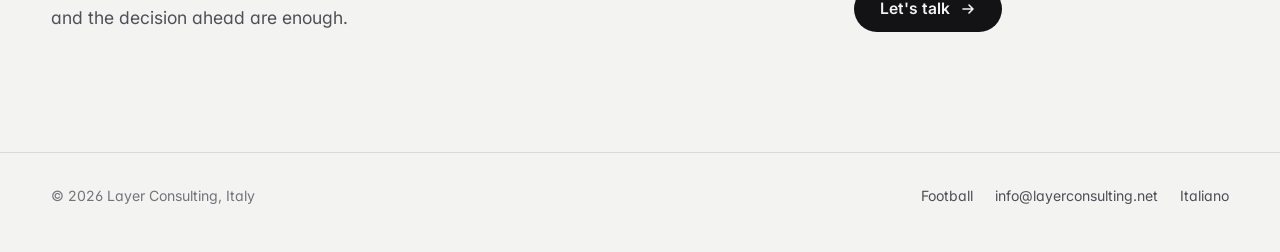
<file: en/index.html>
<!doctype html>
<html lang="en">
<head>
<meta charset="utf-8">
<meta name="viewport" content="width=device-width, initial-scale=1">
<title>Layer Consulting · Strategy and artificial intelligence</title>
<meta name="description" content="The world won't wait. Neither can you. Strategy, architecture and artificial intelligence for companies that intend to stay in the game.">
<meta name="theme-color" content="#f3f3f2" media="(prefers-color-scheme: light)">
<meta name="theme-color" content="#111113" media="(prefers-color-scheme: dark)">
<link rel="canonical" href="https://layerconsulting.net/en/">
<link rel="alternate" hreflang="it" href="https://layerconsulting.net/">
<link rel="alternate" hreflang="en" href="https://layerconsulting.net/en/">
<link rel="alternate" hreflang="x-default" href="https://layerconsulting.net/">
<meta property="og:type" content="website">
<meta property="og:site_name" content="Layer Consulting">
<meta property="og:title" content="The world won't wait. Neither can you.">
<meta property="og:description" content="Strategy, architecture and artificial intelligence for companies that intend to stay in the game.">
<meta property="og:url" content="https://layerconsulting.net/en/">
<meta property="og:image" content="https://layerconsulting.net/assets/img/hero-bg.jpg">
<meta property="og:locale" content="en_GB">
<link rel="icon" href="../assets/favicon.svg" type="image/svg+xml">
<link rel="preconnect" href="https://fonts.googleapis.com">
<link rel="preconnect" href="https://fonts.gstatic.com" crossorigin>
<link rel="stylesheet" href="https://fonts.googleapis.com/css2?family=Inter+Tight:wght@500;600&family=Inter:wght@400;500;600&display=swap">
<link rel="preload" as="image" href="../assets/img/hero-bg.jpg">
<link rel="stylesheet" href="../assets/site.css">
<script type="application/ld+json">
{"@context":"https://schema.org","@graph":[
 {"@type":"ProfessionalService","@id":"https://layerconsulting.net/#firm","name":"Layer Consulting","url":"https://layerconsulting.net/","email":"info@layerconsulting.net","logo":"https://layerconsulting.net/assets/favicon.svg","address":{"@type":"PostalAddress","addressCountry":"IT"},"founder":{"@id":"https://layerconsulting.net/#franco"}},
 {"@type":"Person","@id":"https://layerconsulting.net/#franco","name":"Franco Puppo","jobTitle":"Founder","worksFor":{"@id":"https://layerconsulting.net/#firm"},"image":"https://layerconsulting.net/assets/img/franco-puppo.jpg","email":"franco.puppo@layerconsulting.net"}
]}
</script>
</head>
<body>
<a class="skip" href="#main">Skip to content</a>

<header class="nav">
  <div class="wrap">
    <div class="nav-pill">
      <a class="brand" href="./" aria-label="Layer Consulting: home">
        <svg class="mark" width="26" height="24" viewBox="0 0 44 40" aria-hidden="true">
          <defs><linearGradient id="lg" x1="0" y1="0" x2="1" y2="0"><stop offset="0" stop-color="#38e0dc"/><stop offset=".55" stop-color="#7a7cf0"/><stop offset="1" stop-color="#c04ae8"/></linearGradient></defs>
          <rect x="4" y="3" width="30" height="5" rx="2.5" fill="url(#lg)"/>
          <rect class="b1" x="4" y="10.2" width="36" height="5" rx="2.5"/>
          <rect class="b2" x="4" y="17.4" width="36" height="5" rx="2.5"/>
          <rect class="b3" x="4" y="24.6" width="36" height="5" rx="2.5"/>
          <rect class="b4" x="4" y="31.8" width="36" height="5" rx="2.5"/>
        </svg>
        Layer Consulting
      </a>
    </div>
    <nav class="nav-pill nav-links" aria-label="Main">
      <a class="hide-s" href="#now">Why now</a>
      <a class="hide-s" href="#layers">Method</a>
      <a class="hide-s" href="#engagements">Engagements</a>
      <a class="hide-s" href="football/">Football</a>
      <a class="lang" href="../" hreflang="it" lang="it" aria-label="Versione italiana">IT</a>
      <a class="btn btn-ink" href="#contact">Let's talk</a>
    </nav>
  </div>
</header>

<main id="main">
  <section class="hero" id="top">
    <div class="hero-light" aria-hidden="true"></div>
    <div class="hero-bg" aria-hidden="true"><img src="../assets/img/hero-bg.jpg" width="1800" height="1125" alt="" fetchpriority="high"></div>
    <div class="wrap">
      <div>
        <h1 class="h-hero">
          <span class="ln"><span class="w" style="--i:0">The</span> <span class="w" style="--i:1">world</span> <span class="w" style="--i:2">won't</span> <span class="w" style="--i:3">wait.</span></span>
          <span class="ln"><span class="w gt" style="--i:4">Neither can you.</span></span>
        </h1>
        <p class="lede">Artificial intelligence is not one more technology to evaluate. It is how work is being rewritten, right now.</p>
        <div class="cta">
          <a class="btn btn-ink" href="#contact">Let's talk
            <svg viewBox="0 0 16 16" fill="none" stroke="currentColor" stroke-width="1.6" stroke-linecap="round" stroke-linejoin="round" aria-hidden="true"><path d="M3 8h10M9 4l4 4-4 4"/></svg></a>
          <a class="btn btn-line" href="#layers">The method</a>
        </div>
      </div>
    </div>
  </section>

  <section class="block" id="now" aria-labelledby="now-t">
    <div class="wrap">
      <h2 id="now-t" class="reveal">From outside it looks like a trend. <span class="dim">From inside it is a new era.</span></h2>
      <div class="index">
        <article class="row reveal" tabindex="0">
          <div><h3>It is not a chatbot. It is a new workforce.</h3>
            <div class="more"><div><p>Agents that read, analyse, write and decide within precise rules. They run whole processes, not single questions.</p></div></div></div>
          <span class="arrow" aria-hidden="true"><svg viewBox="0 0 16 16" fill="none" stroke="currentColor" stroke-width="1.6" stroke-linecap="round" stroke-linejoin="round"><path d="M3 8h10M9 4l4 4-4 4"/></svg></span>
        </article>
        <article class="row reveal" tabindex="0">
          <div><h3>It is not an IT project. It is a boardroom decision.</h3>
            <div class="more"><div><p>It changes margins, organisation and business model. That is why it is decided in the boardroom, not in the IT department.</p></div></div></div>
          <span class="arrow" aria-hidden="true"><svg viewBox="0 0 16 16" fill="none" stroke="currentColor" stroke-width="1.6" stroke-linecap="round" stroke-linejoin="round"><path d="M3 8h10M9 4l4 4-4 4"/></svg></span>
        </article>
        <article class="row reveal" tabindex="0">
          <div><h3>It is not the future. It is your competitors' present.</h3>
            <div class="more"><div><p>Those who started a year ago now work faster and spend less. The gap widens every month.</p></div></div></div>
          <span class="arrow" aria-hidden="true"><svg viewBox="0 0 16 16" fill="none" stroke="currentColor" stroke-width="1.6" stroke-linecap="round" stroke-linejoin="round"><path d="M3 8h10M9 4l4 4-4 4"/></svg></span>
        </article>
        <article class="row reveal" tabindex="0">
          <div><h3>Chasing everything is pointless. Choosing well is decisive.</h3>
            <div class="more"><div><p>Something new arrives every week. What counts is recognising the few things that truly move your business, and ignoring the rest.</p></div></div></div>
          <span class="arrow" aria-hidden="true"><svg viewBox="0 0 16 16" fill="none" stroke="currentColor" stroke-width="1.6" stroke-linecap="round" stroke-linejoin="round"><path d="M3 8h10M9 4l4 4-4 4"/></svg></span>
        </article>
      </div>
    </div>
  </section>

  <section class="manifesto" aria-label="The point">
    <div class="manifesto-stage">
      <blockquote data-words>Embracing it is a choice. Ignoring it is a sentence.</blockquote>
    </div>
  </section>

  <section class="layers" id="layers" aria-labelledby="layers-t">
    <div class="layers-stage">
      <div class="wrap">
        <div class="layers-copy">
          <h2 id="layers-t">Every transformation has five layers. <span class="dim">AI is only the last.</span></h2>
          <p>Without strategy, architecture, data and product, artificial intelligence stays a demo. On the right foundations it becomes an advantage that lasts.</p>
        </div>
        <ol class="stack" reversed>
          <li><span class="bar" aria-hidden="true"></span><div class="txt"><h3>Artificial intelligence</h3><p>Judgement that scales. It holds only if the rest is solid.</p></div></li>
          <li><span class="bar" aria-hidden="true"></span><div class="txt"><h3>Product</h3><p>What people use. Every day, without friction.</p></div></li>
          <li><span class="bar" aria-hidden="true"></span><div class="txt"><h3>Data</h3><p>Sources you can verify. Numbers that do not lie.</p></div></li>
          <li><span class="bar" aria-hidden="true"></span><div class="txt"><h3>Architecture</h3><p>Systems that grow. Costs that stay in check.</p></div></li>
          <li><span class="bar" aria-hidden="true"></span><div class="txt"><h3>Strategy</h3><p>What has to change. And why now.</p></div></li>
        </ol>
      </div>
    </div>
  </section>

  <section class="gallery" aria-hidden="true">
    <div class="gallery-track">
      <img src="../assets/img/courtyard.jpg" width="800" height="1000" alt="" loading="lazy">
      <img src="../assets/img/lattice.jpg" width="800" height="1000" alt="" loading="lazy">
      <img src="../assets/img/ridge.jpg" width="800" height="1000" alt="" loading="lazy">
      <img src="../assets/img/stairs.jpg" width="800" height="1000" alt="" loading="lazy">
    </div>
  </section>

  <section class="block" id="engagements" aria-labelledby="engagements-t">
    <div class="wrap">
      <h2 id="engagements-t" class="reveal">Three ways to begin. <span class="dim">One single goal.</span></h2>
      <div class="formats">
        <div class="tabs" role="tablist" aria-label="Engagements">
          <button class="tab" role="tab" id="t-adv" aria-controls="p-adv"><b>Advisory</b><span>For those who decide</span></button>
          <button class="tab" role="tab" id="t-cto" aria-controls="p-cto"><b>Fractional CTO</b><span>Senior leadership, over time</span></button>
          <button class="tab" role="tab" id="t-del" aria-controls="p-del"><b>Delivery</b><span>From vision to system</span></button>
        </div>
        <div class="panels reveal">
          <div class="panel" role="tabpanel" id="p-adv" aria-labelledby="t-adv">
            <div class="mini" aria-hidden="true"><i style="--k:4"></i><i style="--k:3"></i><i style="--k:2"></i><i class="on" style="--k:1"></i><i class="on" style="--k:0"></i></div>
            <p class="mini-cap">Layers involved: strategy and architecture</p>
            <h3>Decide before you spend.</h3>
            <p>Working sessions with leadership to see where artificial intelligence creates value, what to postpone and what to avoid. The result is a clear course, written for the people who decide.</p>
            <dl><div><dt>For</dt><dd>Founders, CEOs, boards</dd></div>
              <div><dt>Outcome</dt><dd>Priorities, business case and a 12-18 month roadmap</dd></div></dl>
          </div>
          <div class="panel" role="tabpanel" id="p-cto" aria-labelledby="t-cto">
            <div class="mini" aria-hidden="true"><i style="--k:4"></i><i class="on" style="--k:3"></i><i class="on" style="--k:2"></i><i class="on" style="--k:1"></i><i class="on" style="--k:0"></i></div>
            <p class="mini-cap">Layers involved: strategy to product</p>
            <h3>Senior leadership. Without a full-time CTO.</h3>
            <p>At the leadership table, with continuity. Architecture, suppliers, team and investors find a single counterpart, and technical choices stop being a risk.</p>
            <dl><div><dt>For</dt><dd>Companies and scale-ups without a CTO, or between CTOs</dd></div>
              <div><dt>Outcome</dt><dd>Consistent decisions, team and suppliers aligned</dd></div></dl>
          </div>
          <div class="panel" role="tabpanel" id="p-del" aria-labelledby="t-del">
            <div class="mini" aria-hidden="true"><i class="on" style="--k:4"></i><i class="on" style="--k:3"></i><i class="on" style="--k:2"></i><i class="on" style="--k:1"></i><i class="on" style="--k:0"></i></div>
            <p class="mini-cap">Layers involved: all five</p>
            <h3>From vision to system. From system to result.</h3>
            <p>Once the course is set, a small senior team builds it: AI agents, data platforms, digital products, all the way to production.</p>
            <dl><div><dt>For</dt><dd>Those who want a result, not a recommendation</dd></div>
              <div><dt>Outcome</dt><dd>A system in production, measured and documented</dd></div></dl>
          </div>
        </div>
      </div>
    </div>
  </section>

  <section class="block about" id="about" aria-labelledby="about-t">
    <div class="wrap">
      <figure class="plate plate-studio reveal">
        <img src="../assets/img/franco-puppo.jpg" width="805" height="1000" alt="Portrait of Franco Puppo" loading="lazy">
      </figure>
      <div class="about-copy">
        <h2 id="about-t" class="reveal">A boardroom view. <span class="dim">Hands in the code.</span></h2>
        <p class="reveal">Franco Puppo, technology and AI strategy advisor, founder of Layer Consulting. He designs and leads data and AI platforms where mistakes are costly: professional sport, legal, finance, products for a wide audience.</p>
        <ul class="rules">
          <li class="reveal" style="--d:0"><div><b>The problem first. Then the technology.</b><span>Every choice starts from what has to change in the business.</span></div></li>
          <li class="reveal" style="--d:1"><div><b>Real numbers. No magic.</b><span>AI reasons and explains; code does the sums, on sources you can verify.</span></div></li>
          <li class="reveal" style="--d:2"><div><b>Whoever advises, answers for it. All the way to production.</b><span>A strategy is worth as much as the system that puts it to work.</span></div></li>
        </ul>
      </div>
    </div>
  </section>

  <section class="contact" id="contact" aria-labelledby="contact-t">
    <div class="wrap">
      <h2 id="contact-t" class="reveal">The moment <span class="dim">is now.</span></h2>
      <div class="contact-row">
        <p class="reveal">The first step is a conversation. A few lines on the situation and the decision ahead are enough.</p>
        <div class="contact-actions reveal" style="--d:1">
          <a class="mail" href="mailto:franco.puppo@layerconsulting.net">franco.puppo@layerconsulting.net</a>
          <a class="btn btn-ink magnetic" href="mailto:franco.puppo@layerconsulting.net?subject=Let%27s%20talk">Let's talk
            <svg viewBox="0 0 16 16" fill="none" stroke="currentColor" stroke-width="1.6" stroke-linecap="round" stroke-linejoin="round" aria-hidden="true"><path d="M3 8h10M9 4l4 4-4 4"/></svg></a>
        </div>
      </div>
    </div>
  </section>
</main>

<footer class="foot">
  <div class="wrap">
    <span>© <span id="year">2026</span> Layer Consulting, Italy</span>
    <nav aria-label="Footer">
      <a href="football/">Football</a>
      <a href="mailto:info@layerconsulting.net">info@layerconsulting.net</a>
      <a href="../" hreflang="it" lang="it">Italiano</a>
    </nav>
  </div>
</footer>
<script src="../assets/site.js"></script>
</body>
</html>
</file>
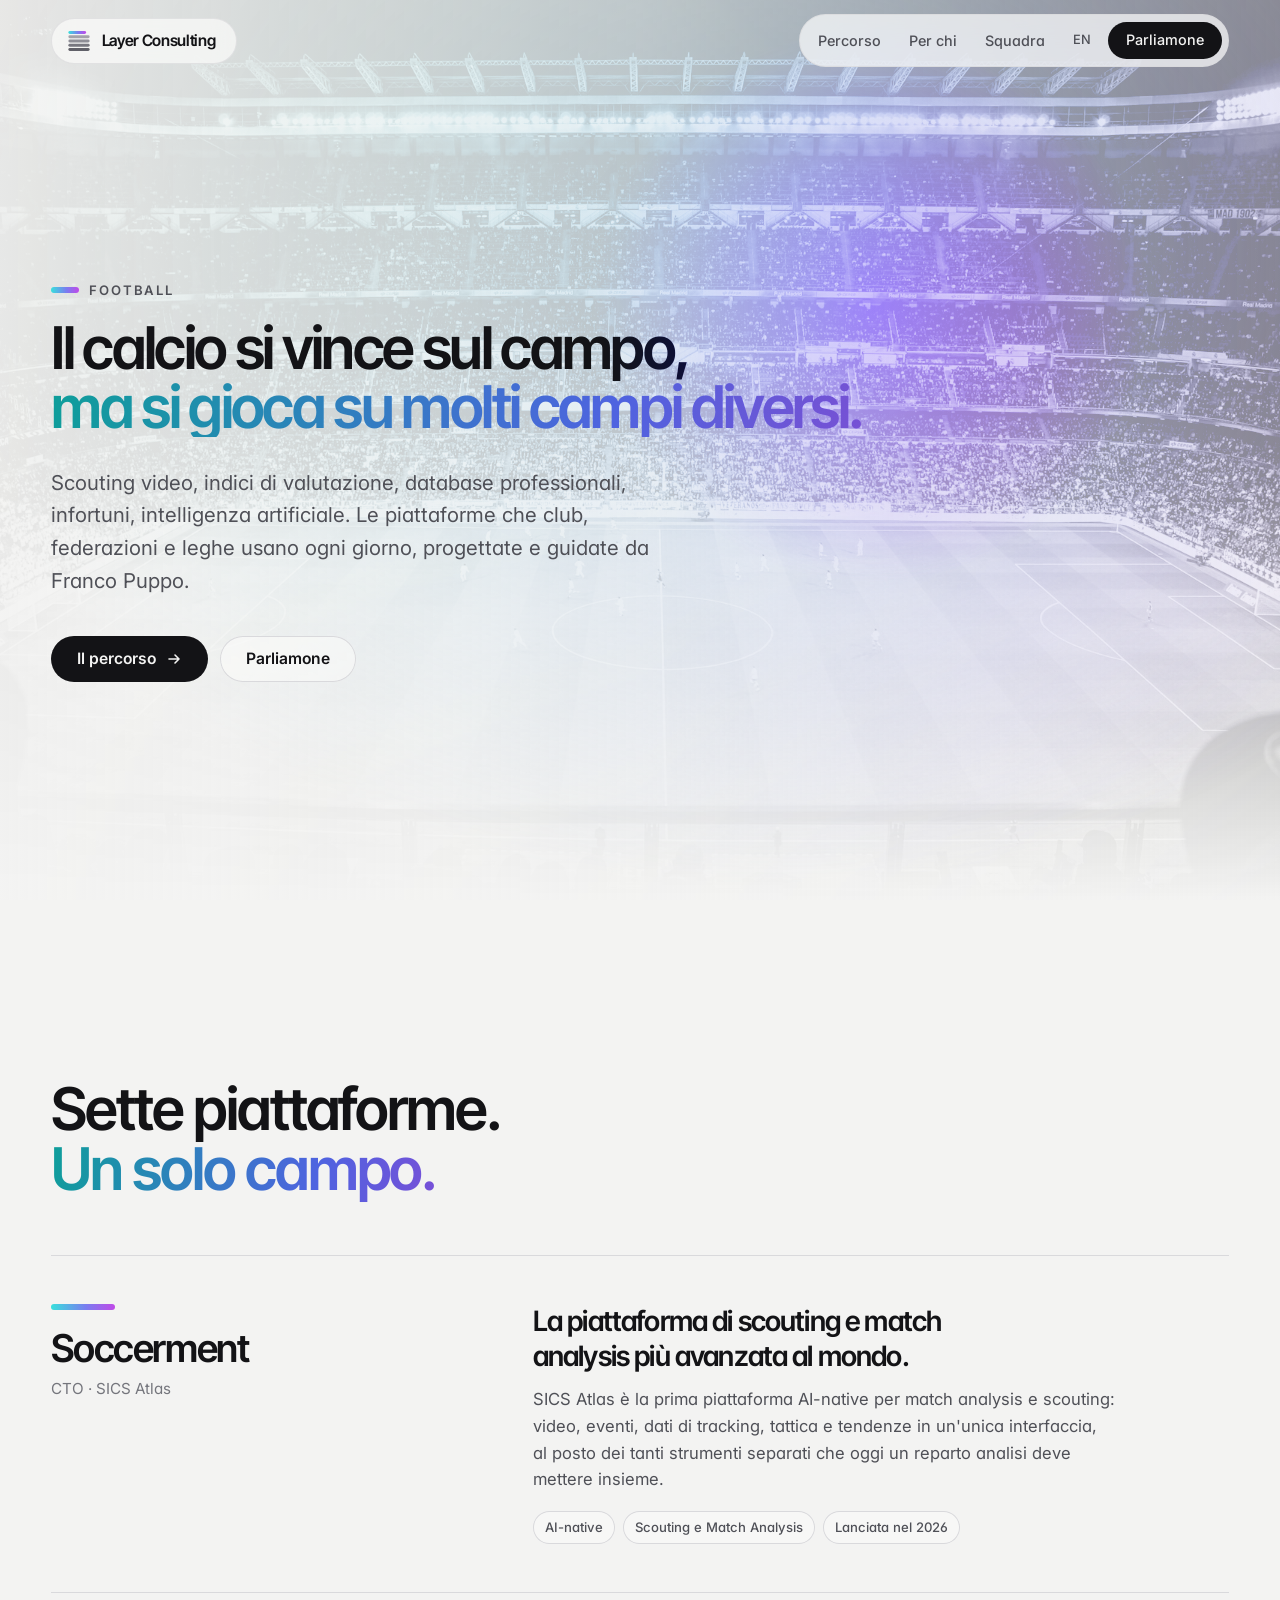
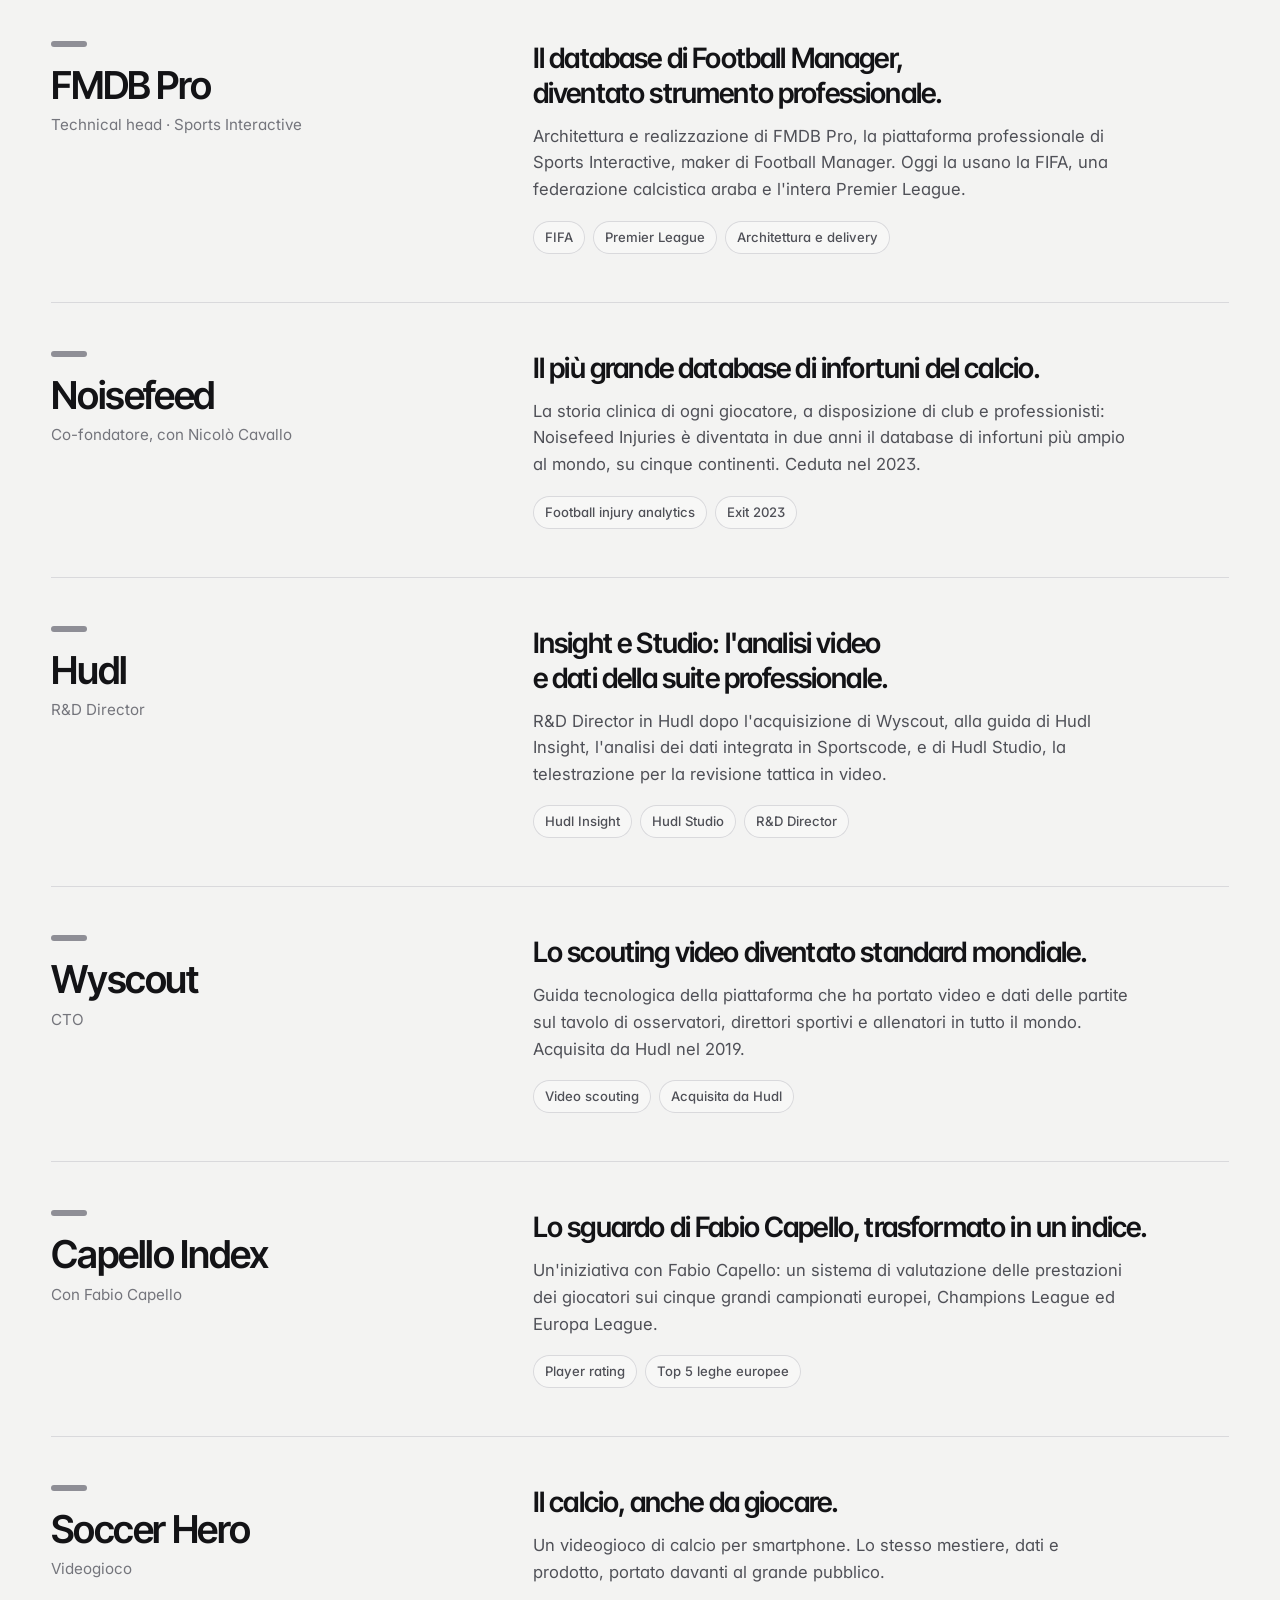
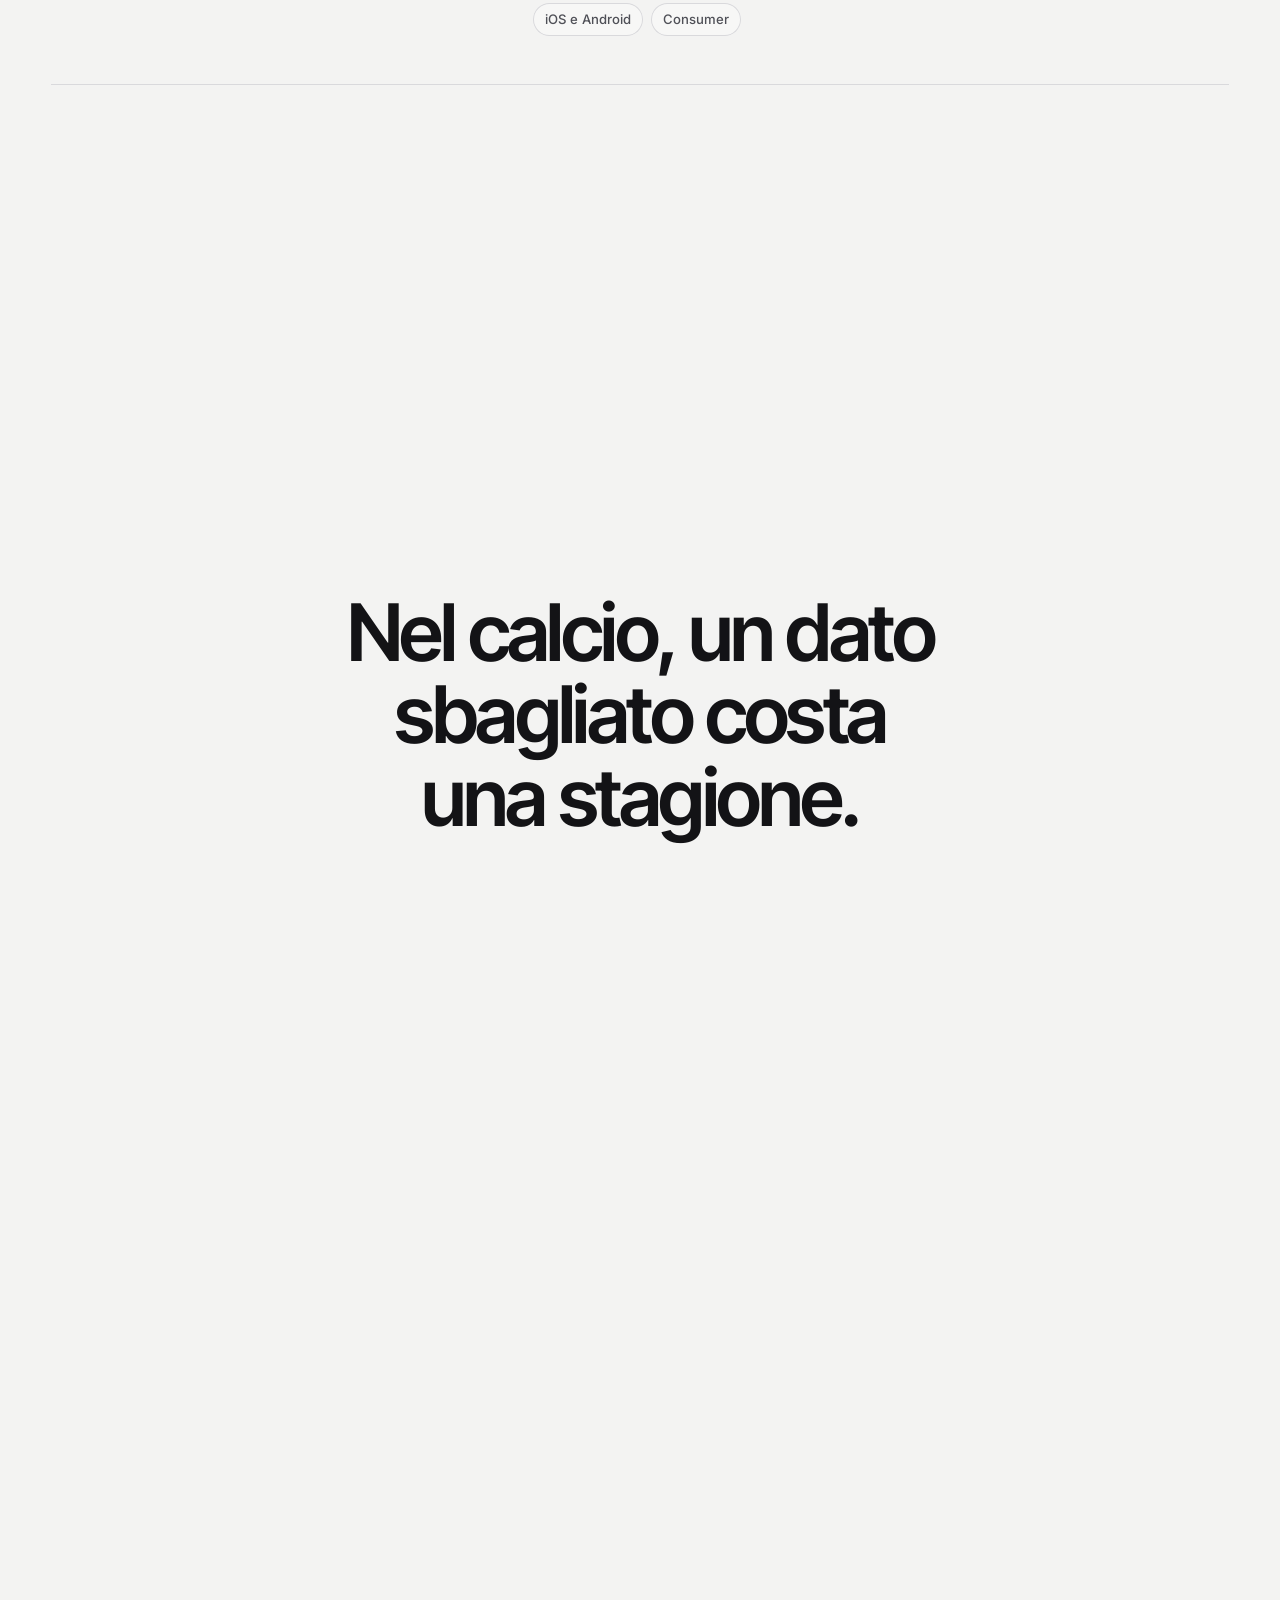
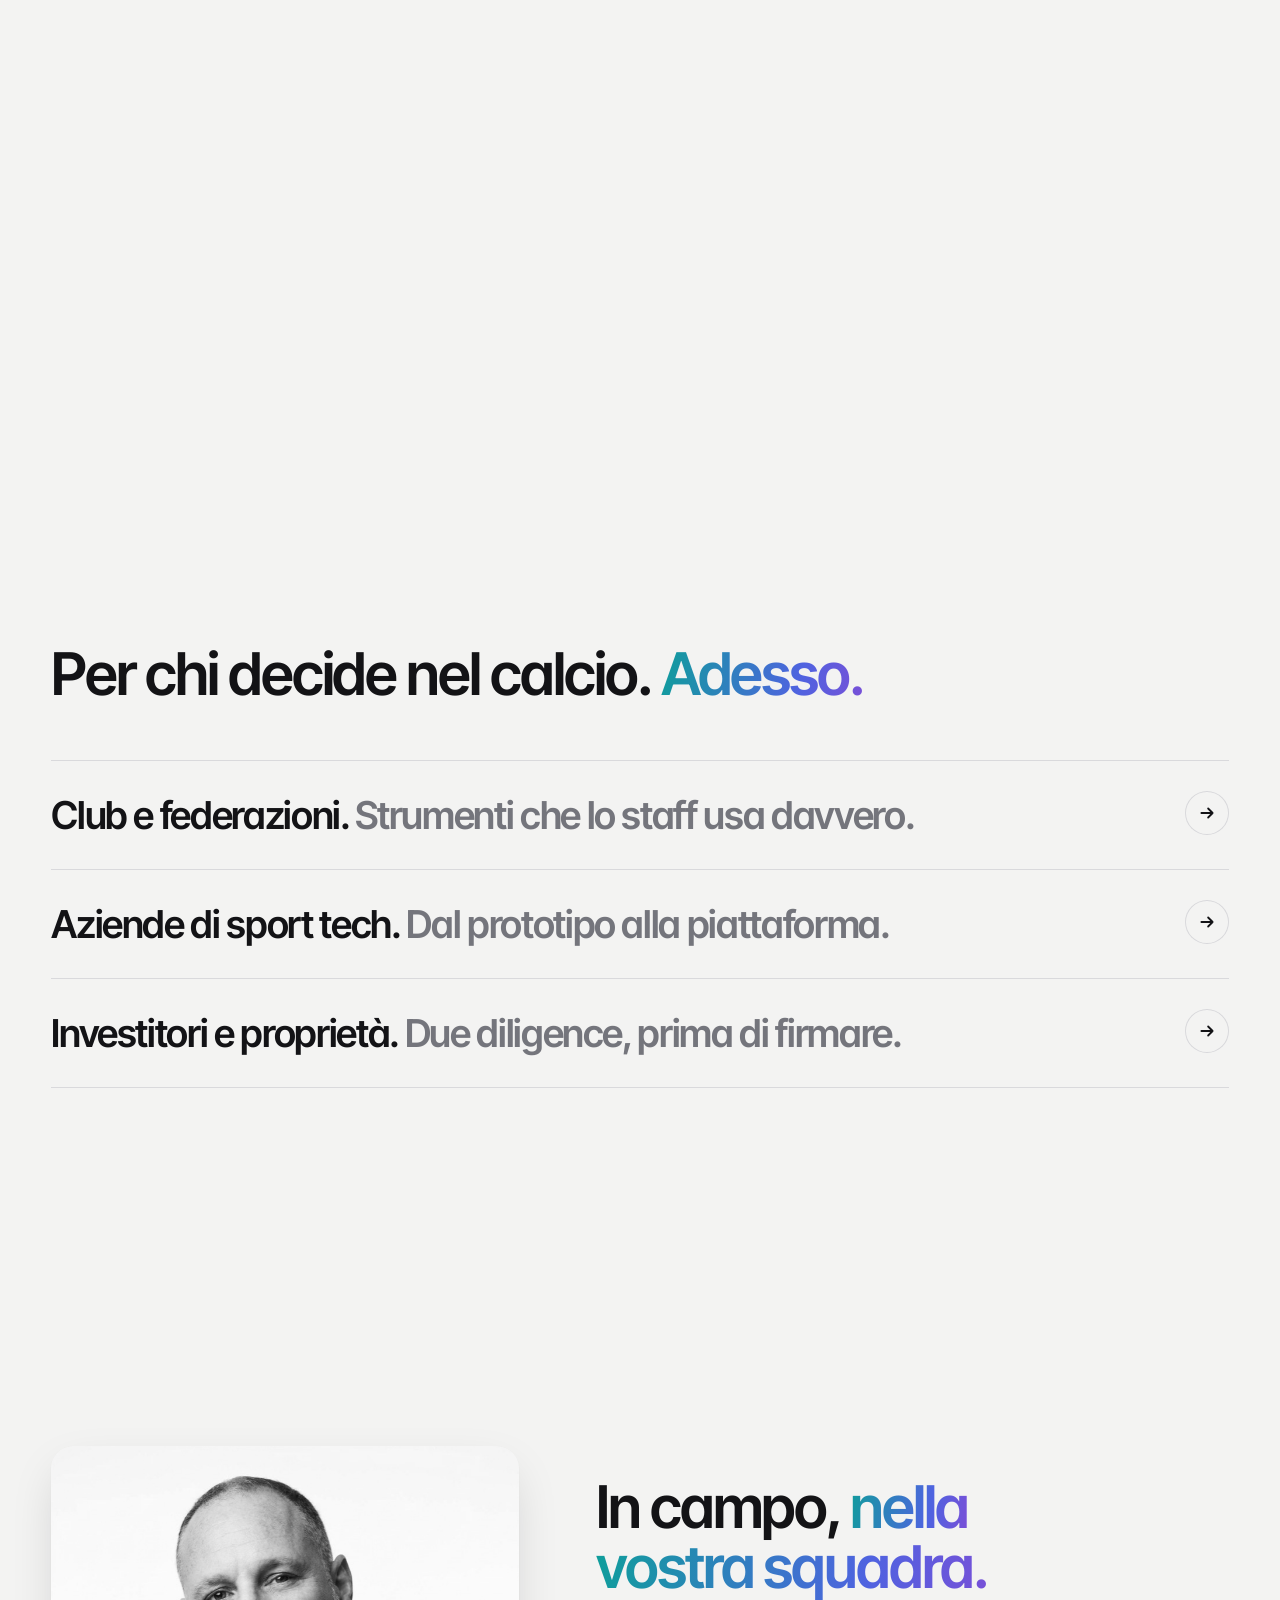
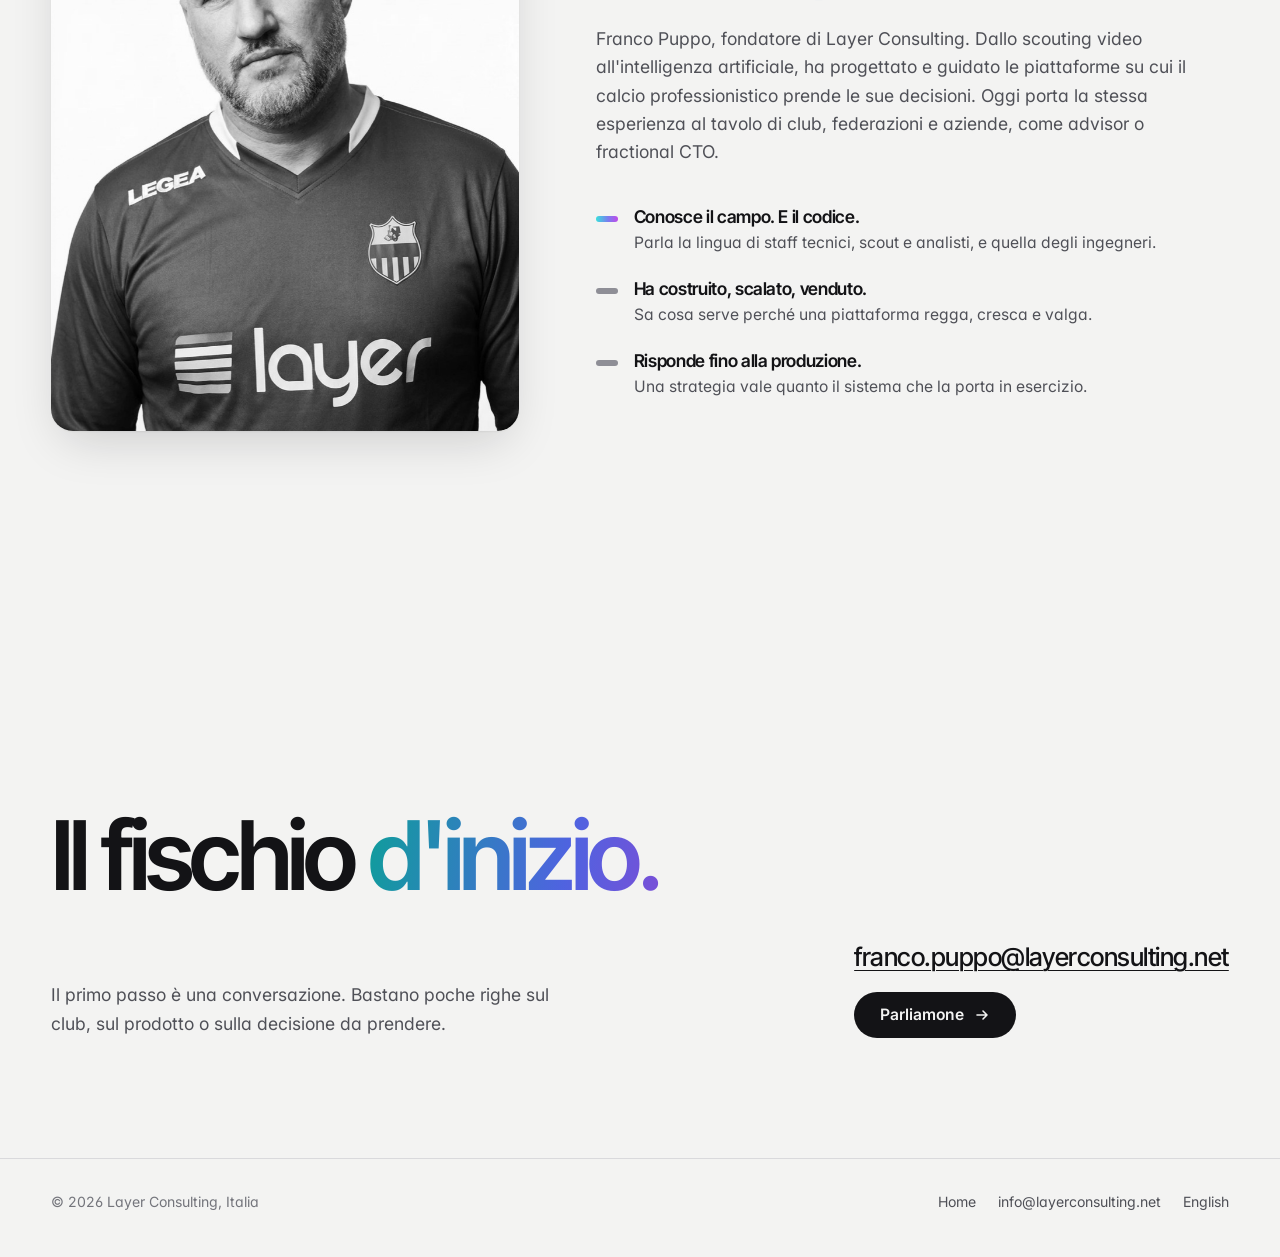
<file: football/index.html>
<!doctype html>
<html lang="it">
<head>
<meta charset="utf-8">
<meta name="viewport" content="width=device-width, initial-scale=1">
<title>Football · Layer Consulting</title>
<meta name="description" content="Wyscout, Hudl, Capello Index, FMDB Pro di Sports Interactive, Noisefeed, SICS Atlas. Le piattaforme di dati e intelligenza artificiale che il calcio professionistico usa ogni giorno.">
<meta name="theme-color" content="#f3f3f2" media="(prefers-color-scheme: light)">
<meta name="theme-color" content="#111113" media="(prefers-color-scheme: dark)">
<link rel="canonical" href="https://layerconsulting.net/football/">
<link rel="alternate" hreflang="it" href="https://layerconsulting.net/football/">
<link rel="alternate" hreflang="en" href="https://layerconsulting.net/en/football/">
<link rel="alternate" hreflang="x-default" href="https://layerconsulting.net/football/">
<meta property="og:type" content="profile">
<meta property="og:site_name" content="Layer Consulting">
<meta property="og:title" content="Il calcio si vince sul campo, ma si gioca su molti campi diversi.">
<meta property="og:description" content="Wyscout, Hudl, Capello Index, FMDB Pro, Noisefeed, SICS Atlas: le piattaforme che club, federazioni e leghe usano ogni giorno.">
<meta property="og:url" content="https://layerconsulting.net/football/">
<meta property="og:image" content="https://layerconsulting.net/assets/img/football-hero.jpg">
<meta property="og:locale" content="it_IT">
<link rel="icon" href="../assets/favicon.svg" type="image/svg+xml">
<link rel="preconnect" href="https://fonts.googleapis.com">
<link rel="preconnect" href="https://fonts.gstatic.com" crossorigin>
<link rel="stylesheet" href="https://fonts.googleapis.com/css2?family=Inter+Tight:wght@500;600&family=Inter:wght@400;500;600&display=swap">
<link rel="preload" as="image" href="../assets/img/football-hero.jpg">
<link rel="stylesheet" href="../assets/site.css">
<script type="application/ld+json">
{"@context":"https://schema.org","@graph":[
 {"@type":"ProfilePage","@id":"https://layerconsulting.net/football/#page","url":"https://layerconsulting.net/football/","name":"Football · Layer Consulting","inLanguage":"it","mainEntity":{"@id":"https://layerconsulting.net/#franco"}},
 {"@type":"Person","@id":"https://layerconsulting.net/#franco","name":"Franco Puppo","jobTitle":"Founder","worksFor":{"@id":"https://layerconsulting.net/#firm"},"image":"https://layerconsulting.net/assets/img/franco-puppo.jpg","email":"franco.puppo@layerconsulting.net","knowsAbout":["Football data","Football scouting","Sports analytics","Artificial intelligence","Software architecture"]},
 {"@type":"ProfessionalService","@id":"https://layerconsulting.net/#firm","name":"Layer Consulting","url":"https://layerconsulting.net/"}
]}
</script>
</head>
<body>
<a class="skip" href="#main">Vai al contenuto</a>

<header class="nav">
  <div class="wrap">
    <div class="nav-pill">
      <a class="brand" href="../" aria-label="Layer Consulting: home">
        <svg class="mark" width="26" height="24" viewBox="0 0 44 40" aria-hidden="true">
          <defs><linearGradient id="lg" x1="0" y1="0" x2="1" y2="0"><stop offset="0" stop-color="#38e0dc"/><stop offset=".55" stop-color="#7a7cf0"/><stop offset="1" stop-color="#c04ae8"/></linearGradient></defs>
          <rect x="4" y="3" width="30" height="5" rx="2.5" fill="url(#lg)"/>
          <rect class="b1" x="4" y="10.2" width="36" height="5" rx="2.5"/>
          <rect class="b2" x="4" y="17.4" width="36" height="5" rx="2.5"/>
          <rect class="b3" x="4" y="24.6" width="36" height="5" rx="2.5"/>
          <rect class="b4" x="4" y="31.8" width="36" height="5" rx="2.5"/>
        </svg>
        Layer Consulting
      </a>
    </div>
    <nav class="nav-pill nav-links" aria-label="Principale">
      <a class="hide-s" href="#percorso">Percorso</a>
      <a class="hide-s" href="#oggi">Per chi</a>
      <a class="hide-s" href="#squadra">Squadra</a>
      <a class="lang" href="../en/football/" hreflang="en" lang="en" aria-label="English version">EN</a>
      <a class="btn btn-ink" href="#contatti">Parliamone</a>
    </nav>
  </div>
</header>

<main id="main">
  <section class="hero hero-photo" id="top">
    <div class="hero-light" aria-hidden="true"></div>
    <div class="hero-bg" aria-hidden="true"><img src="../assets/img/football-hero.jpg" width="1800" height="1200" alt="" fetchpriority="high"></div>
    <div class="wrap">
      <div>
        <p class="eyebrow">Football</p>
        <h1 class="h-hero h-hero-long">
          <span class="ln"><span class="w" style="--i:0">Il</span> <span class="w" style="--i:1">calcio</span> <span class="w" style="--i:2">si</span> <span class="w" style="--i:3">vince</span> <span class="w" style="--i:4">sul</span> <span class="w" style="--i:5">campo,</span></span>
          <span class="ln"><span class="w gt" style="--i:6">ma si gioca su molti campi diversi.</span></span>
        </h1>
        <p class="lede">Scouting video, indici di valutazione, database professionali, infortuni, intelligenza artificiale. Le piattaforme che club, federazioni e leghe usano ogni giorno, progettate e guidate da Franco Puppo.</p>
        <div class="cta">
          <a class="btn btn-ink" href="#percorso">Il percorso
            <svg viewBox="0 0 16 16" fill="none" stroke="currentColor" stroke-width="1.6" stroke-linecap="round" stroke-linejoin="round" aria-hidden="true"><path d="M3 8h10M9 4l4 4-4 4"/></svg></a>
          <a class="btn btn-line" href="#contatti">Parliamone</a>
        </div>
      </div>
    </div>
  </section>

  <section class="block" id="percorso" aria-labelledby="percorso-t">
    <div class="wrap">
      <h2 id="percorso-t" class="reveal">Sette piattaforme. <span class="dim">Un solo campo.</span></h2>
      <ol class="ledger">
        <li class="reveal now">
          <div class="who"><span class="tick" aria-hidden="true"></span><span class="org">Soccerment</span><span class="role">CTO · SICS Atlas</span></div>
          <div class="what">
            <h3>La piattaforma di scouting e match analysis più avanzata al mondo.</h3>
            <p>SICS Atlas è la prima piattaforma AI-native per match analysis e scouting: video, eventi, dati di tracking, tattica e tendenze in un'unica interfaccia, al posto dei tanti strumenti separati che oggi un reparto analisi deve mettere insieme.</p>
            <ul class="chips"><li>AI-native</li><li>Scouting e Match Analysis</li><li>Lanciata nel 2026</li></ul>
          </div>
        </li>
        <li class="reveal">
          <div class="who"><span class="tick" aria-hidden="true"></span><span class="org">FMDB Pro</span><span class="role">Technical head · Sports Interactive</span></div>
          <div class="what">
            <h3>Il database di Football Manager, diventato strumento professionale.</h3>
            <p>Architettura e realizzazione di FMDB Pro, la piattaforma professionale di Sports Interactive, maker di Football Manager. Oggi la usano la FIFA, una federazione calcistica araba e l'intera Premier League.</p>
            <ul class="chips"><li>FIFA</li><li>Premier League</li><li>Architettura e delivery</li></ul>
          </div>
        </li>
        <li class="reveal">
          <div class="who"><span class="tick" aria-hidden="true"></span><span class="org">Noisefeed</span><span class="role">Co-fondatore, con Nicolò Cavallo</span></div>
          <div class="what">
            <h3>Il più grande database di infortuni del calcio.</h3>
            <p>La storia clinica di ogni giocatore, a disposizione di club e professionisti: Noisefeed Injuries è diventata in due anni il database di infortuni più ampio al mondo, su cinque continenti. Ceduta nel 2023.</p>
            <ul class="chips"><li>Football injury analytics</li><li>Exit 2023</li></ul>
          </div>
        </li>
        <li class="reveal">
          <div class="who"><span class="tick" aria-hidden="true"></span><span class="org">Hudl</span><span class="role">R&amp;D Director</span></div>
          <div class="what">
            <h3>Insight e Studio: l'analisi video e dati della suite professionale.</h3>
            <p>R&amp;D Director in Hudl dopo l'acquisizione di Wyscout, alla guida di Hudl Insight, l'analisi dei dati integrata in Sportscode, e di Hudl Studio, la telestrazione per la revisione tattica in video.</p>
            <ul class="chips"><li>Hudl Insight</li><li>Hudl Studio</li><li>R&amp;D Director</li></ul>
          </div>
        </li>
        <li class="reveal">
          <div class="who"><span class="tick" aria-hidden="true"></span><span class="org">Wyscout</span><span class="role">CTO</span></div>
          <div class="what">
            <h3>Lo scouting video diventato standard mondiale.</h3>
            <p>Guida tecnologica della piattaforma che ha portato video e dati delle partite sul tavolo di osservatori, direttori sportivi e allenatori in tutto il mondo. Acquisita da Hudl nel 2019.</p>
            <ul class="chips"><li>Video scouting</li><li>Acquisita da Hudl</li></ul>
          </div>
        </li>
        <li class="reveal">
          <div class="who"><span class="tick" aria-hidden="true"></span><span class="org">Capello Index</span><span class="role">Con Fabio Capello</span></div>
          <div class="what">
            <h3>Lo sguardo di Fabio Capello, trasformato in un indice.</h3>
            <p>Un'iniziativa con Fabio Capello: un sistema di valutazione delle prestazioni dei giocatori sui cinque grandi campionati europei, Champions League ed Europa League.</p>
            <ul class="chips"><li>Player rating</li><li>Top 5 leghe europee</li></ul>
          </div>
        </li>
        <li class="reveal">
          <div class="who"><span class="tick" aria-hidden="true"></span><span class="org">Soccer Hero</span><span class="role">Videogioco</span></div>
          <div class="what">
            <h3>Il calcio, anche da giocare.</h3>
            <p>Un videogioco di calcio per smartphone. Lo stesso mestiere, dati e prodotto, portato davanti al grande pubblico.</p>
            <ul class="chips"><li>iOS e Android</li><li>Consumer</li></ul>
          </div>
        </li>
      </ol>
    </div>
  </section>

  <section class="manifesto" aria-label="Il punto">
    <div class="manifesto-stage">
      <blockquote data-words>Nel calcio, un dato sbagliato costa una stagione.</blockquote>
    </div>
  </section>

  <section class="block" id="oggi" aria-labelledby="oggi-t">
    <div class="wrap">
      <h2 id="oggi-t" class="reveal">Per chi decide nel calcio. <span class="dim">Adesso.</span></h2>
      <div class="index">
        <article class="row reveal" tabindex="0">
          <div><h3>Club e federazioni. <span class="dim">Strumenti che lo staff usa davvero.</span></h3>
            <div class="more"><div><p>Scelta delle piattaforme, integrazione di video, eventi e tracking, agenti AI che lavorano sui vostri dati e secondo le vostre regole.</p></div></div></div>
          <span class="arrow" aria-hidden="true"><svg viewBox="0 0 16 16" fill="none" stroke="currentColor" stroke-width="1.6" stroke-linecap="round" stroke-linejoin="round"><path d="M3 8h10M9 4l4 4-4 4"/></svg></span>
        </article>
        <article class="row reveal" tabindex="0">
          <div><h3>Aziende di sport tech. <span class="dim">Dal prototipo alla piattaforma.</span></h3>
            <div class="more"><div><p>Architettura, team e roadmap da chi ha costruito, scalato e ceduto prodotti in questo settore.</p></div></div></div>
          <span class="arrow" aria-hidden="true"><svg viewBox="0 0 16 16" fill="none" stroke="currentColor" stroke-width="1.6" stroke-linecap="round" stroke-linejoin="round"><path d="M3 8h10M9 4l4 4-4 4"/></svg></span>
        </article>
        <article class="row reveal" tabindex="0">
          <div><h3>Investitori e proprietà. <span class="dim">Due diligence, prima di firmare.</span></h3>
            <div class="more"><div><p>Prodotto, dati e team valutati con il metro di chi queste aziende le ha fondate e vendute.</p></div></div></div>
          <span class="arrow" aria-hidden="true"><svg viewBox="0 0 16 16" fill="none" stroke="currentColor" stroke-width="1.6" stroke-linecap="round" stroke-linejoin="round"><path d="M3 8h10M9 4l4 4-4 4"/></svg></span>
        </article>
      </div>
    </div>
  </section>

  <section class="block about" id="squadra" aria-labelledby="squadra-t">
    <div class="wrap">
      <figure class="plate plate-studio reveal">
        <img src="../assets/img/franco-puppo-football.jpg" width="805" height="1000" alt="Ritratto di Franco Puppo con la maglia da calcio Layer" loading="lazy">
      </figure>
      <div class="about-copy">
        <h2 id="squadra-t" class="reveal">In campo, <span class="dim">nella vostra squadra.</span></h2>
        <p class="reveal">Franco Puppo, fondatore di Layer Consulting. Dallo scouting video all'intelligenza artificiale, ha progettato e guidato le piattaforme su cui il calcio professionistico prende le sue decisioni. Oggi porta la stessa esperienza al tavolo di club, federazioni e aziende, come advisor o fractional CTO.</p>
        <ul class="rules">
          <li class="reveal" style="--d:0"><div><b>Conosce il campo. E il codice.</b><span>Parla la lingua di staff tecnici, scout e analisti, e quella degli ingegneri.</span></div></li>
          <li class="reveal" style="--d:1"><div><b>Ha costruito, scalato, venduto.</b><span>Sa cosa serve perché una piattaforma regga, cresca e valga.</span></div></li>
          <li class="reveal" style="--d:2"><div><b>Risponde fino alla produzione.</b><span>Una strategia vale quanto il sistema che la porta in esercizio.</span></div></li>
        </ul>
      </div>
    </div>
  </section>

  <section class="contact" id="contatti" aria-labelledby="contatti-t">
    <div class="wrap">
      <h2 id="contatti-t" class="reveal">Il fischio <span class="dim">d'inizio.</span></h2>
      <div class="contact-row">
        <p class="reveal">Il primo passo è una conversazione. Bastano poche righe sul club, sul prodotto o sulla decisione da prendere.</p>
        <div class="contact-actions reveal" style="--d:1">
          <a class="mail" href="mailto:franco.puppo@layerconsulting.net">franco.puppo@layerconsulting.net</a>
          <a class="btn btn-ink magnetic" href="mailto:franco.puppo@layerconsulting.net?subject=Football">Parliamone
            <svg viewBox="0 0 16 16" fill="none" stroke="currentColor" stroke-width="1.6" stroke-linecap="round" stroke-linejoin="round" aria-hidden="true"><path d="M3 8h10M9 4l4 4-4 4"/></svg></a>
        </div>
      </div>
    </div>
  </section>
</main>

<footer class="foot">
  <div class="wrap">
    <span>© <span id="year">2026</span> Layer Consulting, Italia</span>
    <nav aria-label="Footer">
      <a href="../">Home</a>
      <a href="mailto:info@layerconsulting.net">info@layerconsulting.net</a>
      <a href="../en/football/" hreflang="en" lang="en">English</a>
    </nav>
  </div>
</footer>
<script src="../assets/site.js"></script>
</body>
</html>
</file>
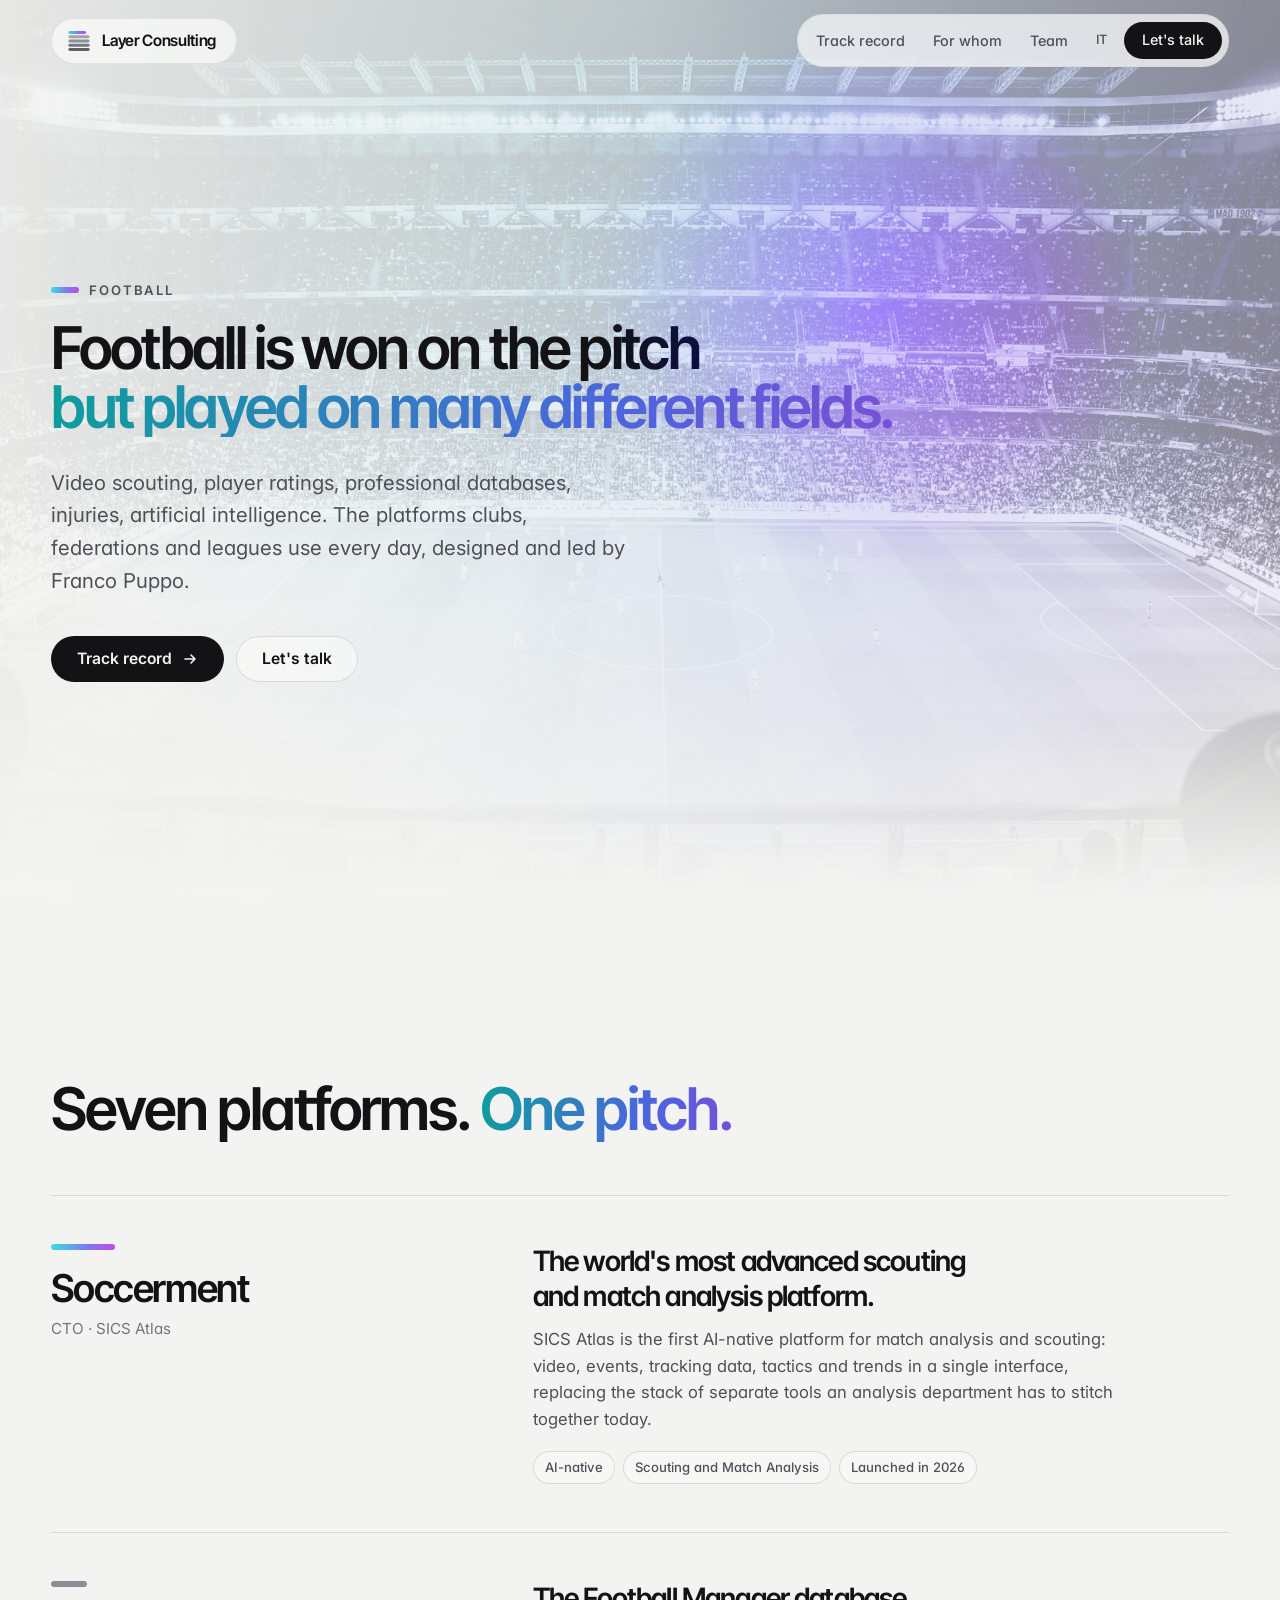
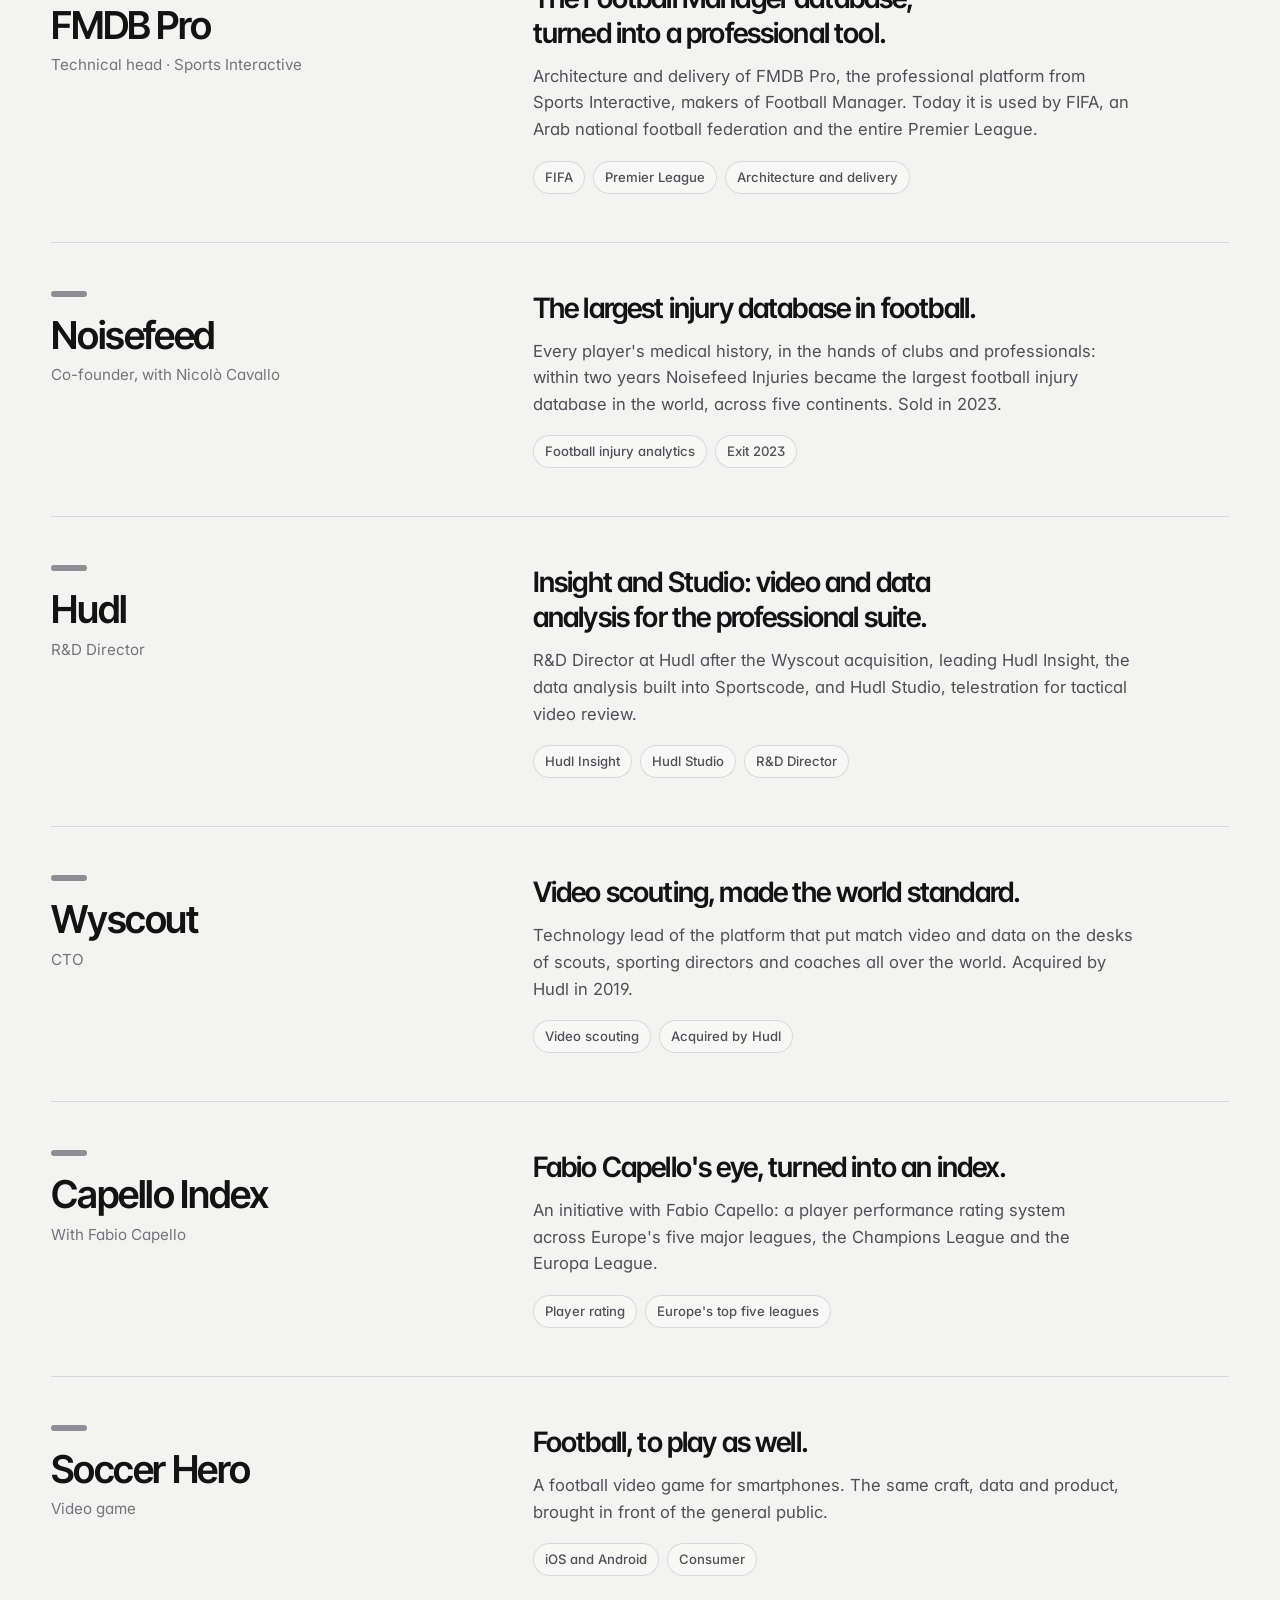
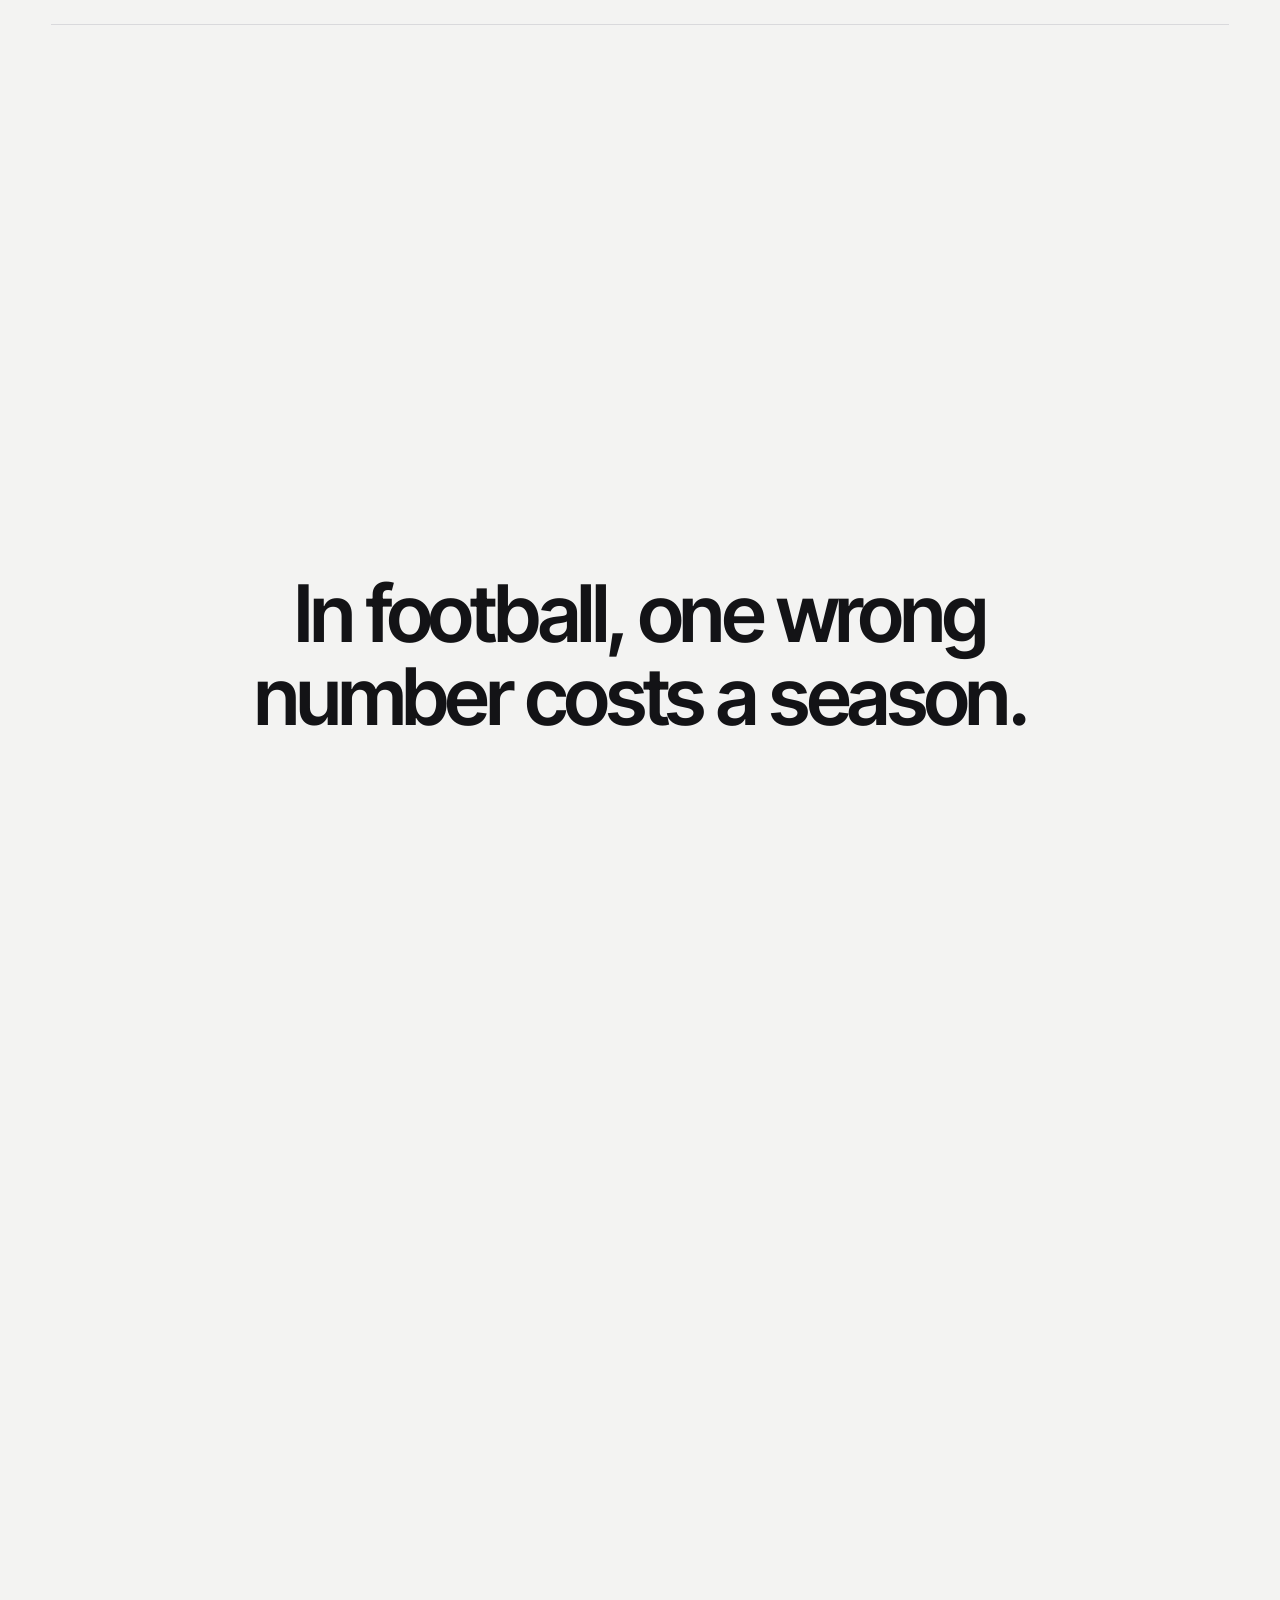
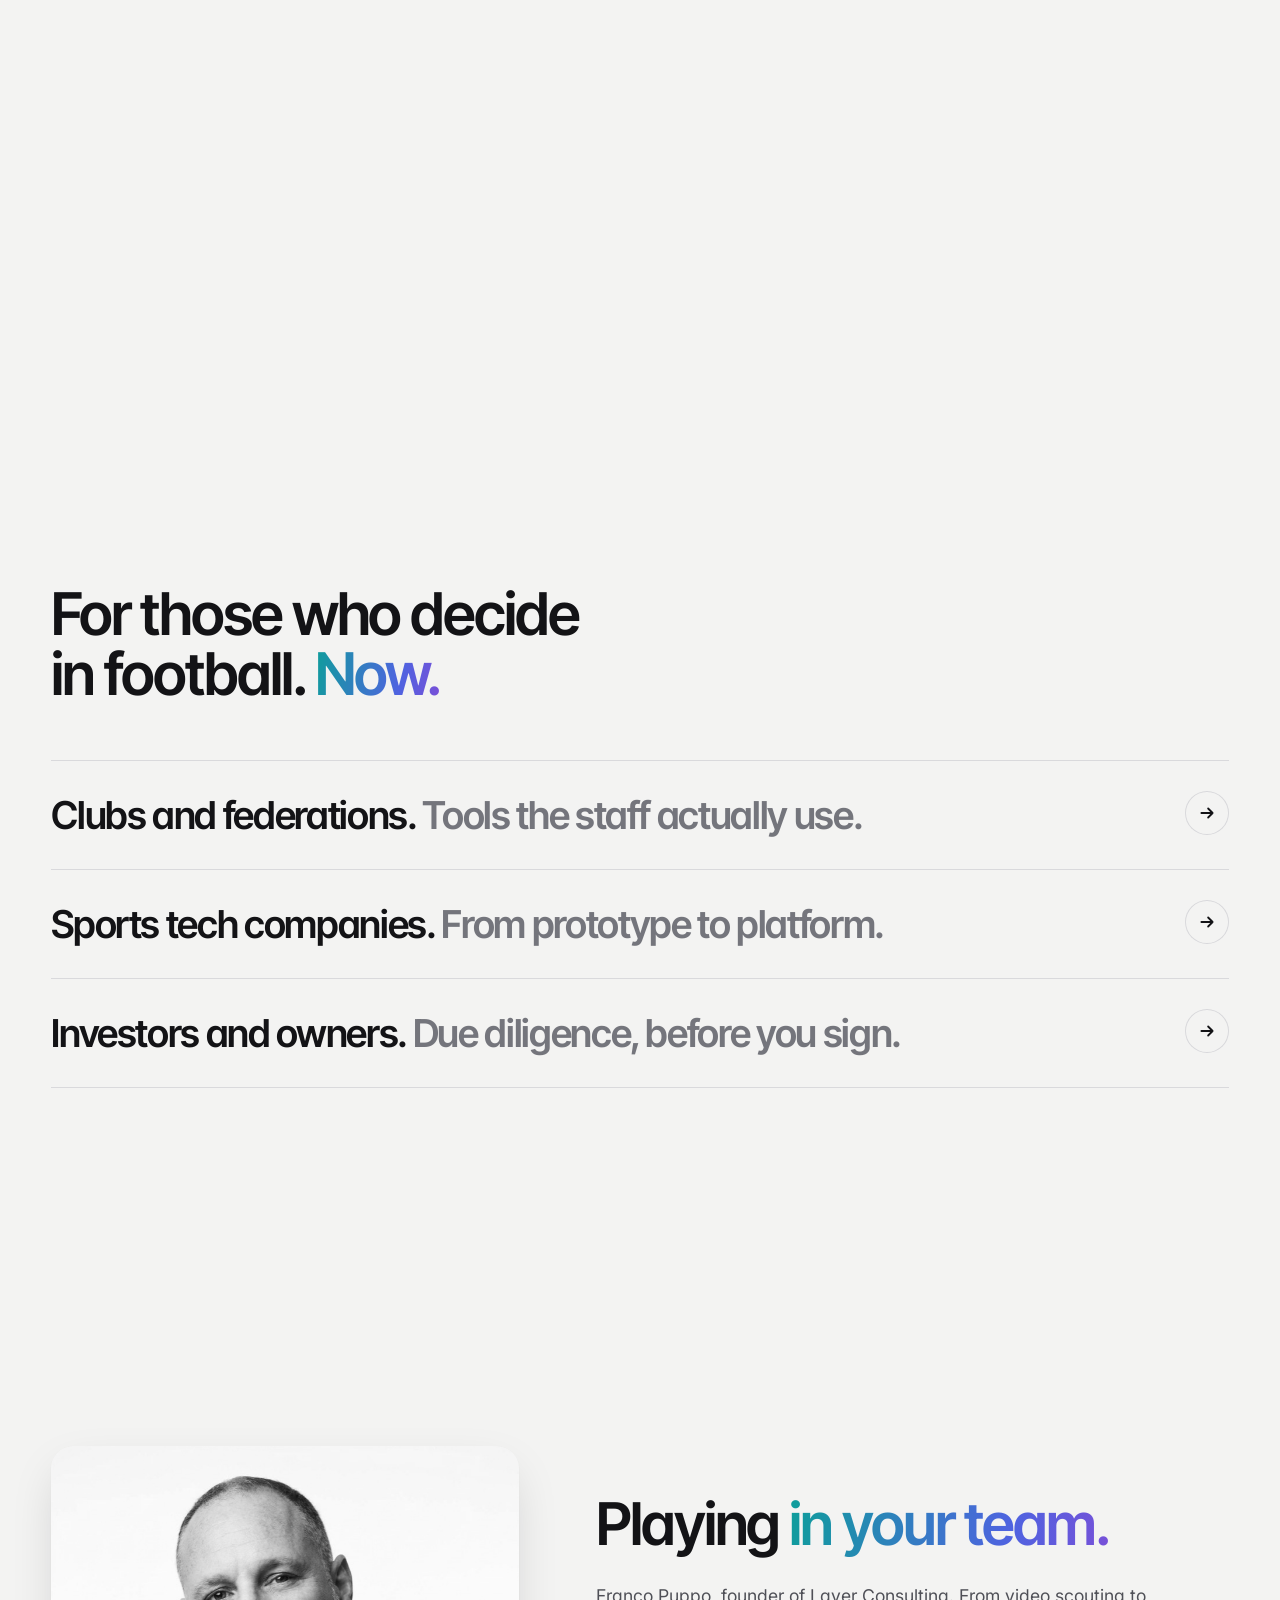
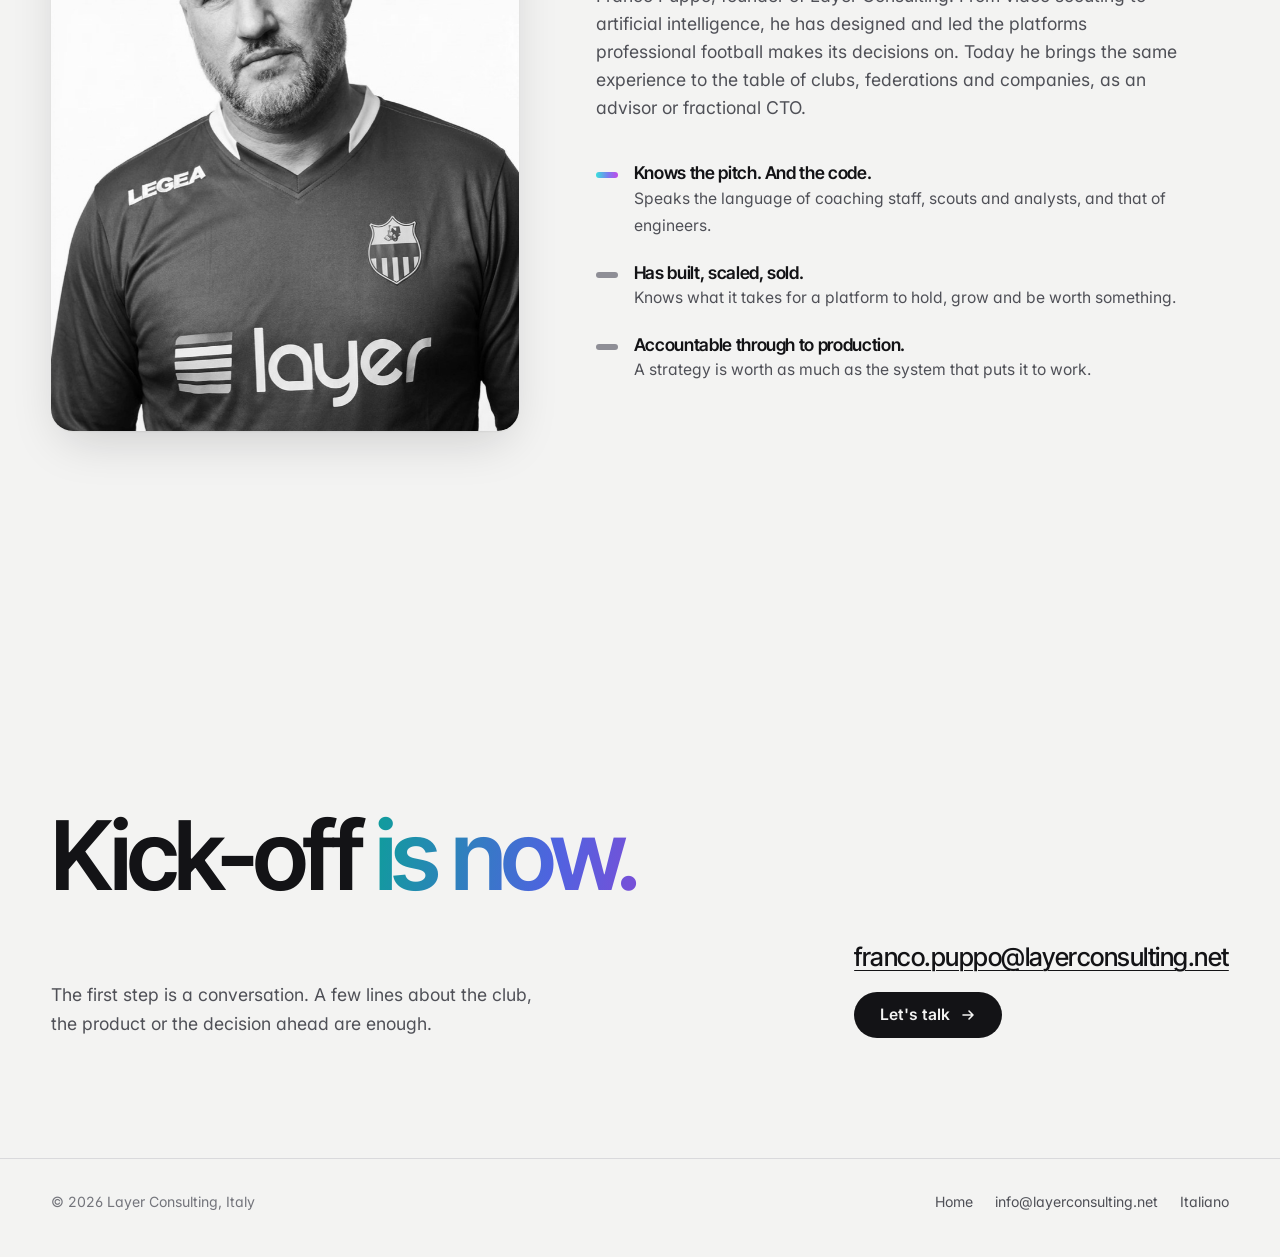
<file: en/football/index.html>
<!doctype html>
<html lang="en">
<head>
<meta charset="utf-8">
<meta name="viewport" content="width=device-width, initial-scale=1">
<title>Football · Layer Consulting</title>
<meta name="description" content="Wyscout, Hudl, Capello Index, FMDB Pro by Sports Interactive, Noisefeed, SICS Atlas. The data and AI platforms professional football relies on every day.">
<meta name="theme-color" content="#f3f3f2" media="(prefers-color-scheme: light)">
<meta name="theme-color" content="#111113" media="(prefers-color-scheme: dark)">
<link rel="canonical" href="https://layerconsulting.net/en/football/">
<link rel="alternate" hreflang="it" href="https://layerconsulting.net/football/">
<link rel="alternate" hreflang="en" href="https://layerconsulting.net/en/football/">
<link rel="alternate" hreflang="x-default" href="https://layerconsulting.net/football/">
<meta property="og:type" content="profile">
<meta property="og:site_name" content="Layer Consulting">
<meta property="og:title" content="Football is won on the pitch but played on many different fields.">
<meta property="og:description" content="Wyscout, Hudl, Capello Index, FMDB Pro, Noisefeed, SICS Atlas: the platforms clubs, federations and leagues use every day.">
<meta property="og:url" content="https://layerconsulting.net/en/football/">
<meta property="og:image" content="https://layerconsulting.net/assets/img/football-hero.jpg">
<meta property="og:locale" content="en_GB">
<link rel="icon" href="../../assets/favicon.svg" type="image/svg+xml">
<link rel="preconnect" href="https://fonts.googleapis.com">
<link rel="preconnect" href="https://fonts.gstatic.com" crossorigin>
<link rel="stylesheet" href="https://fonts.googleapis.com/css2?family=Inter+Tight:wght@500;600&family=Inter:wght@400;500;600&display=swap">
<link rel="preload" as="image" href="../../assets/img/football-hero.jpg">
<link rel="stylesheet" href="../../assets/site.css">
<script type="application/ld+json">
{"@context":"https://schema.org","@graph":[
 {"@type":"ProfilePage","@id":"https://layerconsulting.net/en/football/#page","url":"https://layerconsulting.net/en/football/","name":"Football · Layer Consulting","inLanguage":"en","mainEntity":{"@id":"https://layerconsulting.net/#franco"}},
 {"@type":"Person","@id":"https://layerconsulting.net/#franco","name":"Franco Puppo","jobTitle":"Founder","worksFor":{"@id":"https://layerconsulting.net/#firm"},"image":"https://layerconsulting.net/assets/img/franco-puppo.jpg","email":"franco.puppo@layerconsulting.net","knowsAbout":["Football data","Football scouting","Sports analytics","Artificial intelligence","Software architecture"]},
 {"@type":"ProfessionalService","@id":"https://layerconsulting.net/#firm","name":"Layer Consulting","url":"https://layerconsulting.net/"}
]}
</script>
</head>
<body>
<a class="skip" href="#main">Skip to content</a>

<header class="nav">
  <div class="wrap">
    <div class="nav-pill">
      <a class="brand" href="../" aria-label="Layer Consulting: home">
        <svg class="mark" width="26" height="24" viewBox="0 0 44 40" aria-hidden="true">
          <defs><linearGradient id="lg" x1="0" y1="0" x2="1" y2="0"><stop offset="0" stop-color="#38e0dc"/><stop offset=".55" stop-color="#7a7cf0"/><stop offset="1" stop-color="#c04ae8"/></linearGradient></defs>
          <rect x="4" y="3" width="30" height="5" rx="2.5" fill="url(#lg)"/>
          <rect class="b1" x="4" y="10.2" width="36" height="5" rx="2.5"/>
          <rect class="b2" x="4" y="17.4" width="36" height="5" rx="2.5"/>
          <rect class="b3" x="4" y="24.6" width="36" height="5" rx="2.5"/>
          <rect class="b4" x="4" y="31.8" width="36" height="5" rx="2.5"/>
        </svg>
        Layer Consulting
      </a>
    </div>
    <nav class="nav-pill nav-links" aria-label="Main">
      <a class="hide-s" href="#track-record">Track record</a>
      <a class="hide-s" href="#for-whom">For whom</a>
      <a class="hide-s" href="#team">Team</a>
      <a class="lang" href="../../football/" hreflang="it" lang="it" aria-label="Versione italiana">IT</a>
      <a class="btn btn-ink" href="#contact">Let's talk</a>
    </nav>
  </div>
</header>

<main id="main">
  <section class="hero hero-photo" id="top">
    <div class="hero-light" aria-hidden="true"></div>
    <div class="hero-bg" aria-hidden="true"><img src="../../assets/img/football-hero.jpg" width="1800" height="1200" alt="" fetchpriority="high"></div>
    <div class="wrap">
      <div>
        <p class="eyebrow">Football</p>
        <h1 class="h-hero h-hero-long">
          <span class="ln"><span class="w" style="--i:0">Football</span> <span class="w" style="--i:1">is</span> <span class="w" style="--i:2">won</span> <span class="w" style="--i:3">on</span> <span class="w" style="--i:4">the</span> <span class="w" style="--i:5">pitch</span></span>
          <span class="ln"><span class="w gt" style="--i:6">but played on many different fields.</span></span>
        </h1>
        <p class="lede">Video scouting, player ratings, professional databases, injuries, artificial intelligence. The platforms clubs, federations and leagues use every day, designed and led by Franco Puppo.</p>
        <div class="cta">
          <a class="btn btn-ink" href="#track-record">Track record
            <svg viewBox="0 0 16 16" fill="none" stroke="currentColor" stroke-width="1.6" stroke-linecap="round" stroke-linejoin="round" aria-hidden="true"><path d="M3 8h10M9 4l4 4-4 4"/></svg></a>
          <a class="btn btn-line" href="#contact">Let's talk</a>
        </div>
      </div>
    </div>
  </section>

  <section class="block" id="track-record" aria-labelledby="track-record-t">
    <div class="wrap">
      <h2 id="track-record-t" class="reveal">Seven platforms. <span class="dim">One pitch.</span></h2>
      <ol class="ledger">
        <li class="reveal now">
          <div class="who"><span class="tick" aria-hidden="true"></span><span class="org">Soccerment</span><span class="role">CTO · SICS Atlas</span></div>
          <div class="what">
            <h3>The world's most advanced scouting and match analysis platform.</h3>
            <p>SICS Atlas is the first AI-native platform for match analysis and scouting: video, events, tracking data, tactics and trends in a single interface, replacing the stack of separate tools an analysis department has to stitch together today.</p>
            <ul class="chips"><li>AI-native</li><li>Scouting and Match Analysis</li><li>Launched in 2026</li></ul>
          </div>
        </li>
        <li class="reveal">
          <div class="who"><span class="tick" aria-hidden="true"></span><span class="org">FMDB Pro</span><span class="role">Technical head · Sports Interactive</span></div>
          <div class="what">
            <h3>The Football Manager database, turned into a professional tool.</h3>
            <p>Architecture and delivery of FMDB Pro, the professional platform from Sports Interactive, makers of Football Manager. Today it is used by FIFA, an Arab national football federation and the entire Premier League.</p>
            <ul class="chips"><li>FIFA</li><li>Premier League</li><li>Architecture and delivery</li></ul>
          </div>
        </li>
        <li class="reveal">
          <div class="who"><span class="tick" aria-hidden="true"></span><span class="org">Noisefeed</span><span class="role">Co-founder, with Nicolò Cavallo</span></div>
          <div class="what">
            <h3>The largest injury database in football.</h3>
            <p>Every player's medical history, in the hands of clubs and professionals: within two years Noisefeed Injuries became the largest football injury database in the world, across five continents. Sold in 2023.</p>
            <ul class="chips"><li>Football injury analytics</li><li>Exit 2023</li></ul>
          </div>
        </li>
        <li class="reveal">
          <div class="who"><span class="tick" aria-hidden="true"></span><span class="org">Hudl</span><span class="role">R&amp;D Director</span></div>
          <div class="what">
            <h3>Insight and Studio: video and data analysis for the professional suite.</h3>
            <p>R&amp;D Director at Hudl after the Wyscout acquisition, leading Hudl Insight, the data analysis built into Sportscode, and Hudl Studio, telestration for tactical video review.</p>
            <ul class="chips"><li>Hudl Insight</li><li>Hudl Studio</li><li>R&amp;D Director</li></ul>
          </div>
        </li>
        <li class="reveal">
          <div class="who"><span class="tick" aria-hidden="true"></span><span class="org">Wyscout</span><span class="role">CTO</span></div>
          <div class="what">
            <h3>Video scouting, made the world standard.</h3>
            <p>Technology lead of the platform that put match video and data on the desks of scouts, sporting directors and coaches all over the world. Acquired by Hudl in 2019.</p>
            <ul class="chips"><li>Video scouting</li><li>Acquired by Hudl</li></ul>
          </div>
        </li>
        <li class="reveal">
          <div class="who"><span class="tick" aria-hidden="true"></span><span class="org">Capello Index</span><span class="role">With Fabio Capello</span></div>
          <div class="what">
            <h3>Fabio Capello's eye, turned into an index.</h3>
            <p>An initiative with Fabio Capello: a player performance rating system across Europe's five major leagues, the Champions League and the Europa League.</p>
            <ul class="chips"><li>Player rating</li><li>Europe's top five leagues</li></ul>
          </div>
        </li>
        <li class="reveal">
          <div class="who"><span class="tick" aria-hidden="true"></span><span class="org">Soccer Hero</span><span class="role">Video game</span></div>
          <div class="what">
            <h3>Football, to play as well.</h3>
            <p>A football video game for smartphones. The same craft, data and product, brought in front of the general public.</p>
            <ul class="chips"><li>iOS and Android</li><li>Consumer</li></ul>
          </div>
        </li>
      </ol>
    </div>
  </section>

  <section class="manifesto" aria-label="The point">
    <div class="manifesto-stage">
      <blockquote data-words>In football, one wrong number costs a season.</blockquote>
    </div>
  </section>

  <section class="block" id="for-whom" aria-labelledby="for-whom-t">
    <div class="wrap">
      <h2 id="for-whom-t" class="reveal">For those who decide in football. <span class="dim">Now.</span></h2>
      <div class="index">
        <article class="row reveal" tabindex="0">
          <div><h3>Clubs and federations. <span class="dim">Tools the staff actually use.</span></h3>
            <div class="more"><div><p>Choosing platforms, integrating video, events and tracking, AI agents that work on your data and by your rules.</p></div></div></div>
          <span class="arrow" aria-hidden="true"><svg viewBox="0 0 16 16" fill="none" stroke="currentColor" stroke-width="1.6" stroke-linecap="round" stroke-linejoin="round"><path d="M3 8h10M9 4l4 4-4 4"/></svg></span>
        </article>
        <article class="row reveal" tabindex="0">
          <div><h3>Sports tech companies. <span class="dim">From prototype to platform.</span></h3>
            <div class="more"><div><p>Architecture, team and roadmap from someone who has built, scaled and sold products in this industry.</p></div></div></div>
          <span class="arrow" aria-hidden="true"><svg viewBox="0 0 16 16" fill="none" stroke="currentColor" stroke-width="1.6" stroke-linecap="round" stroke-linejoin="round"><path d="M3 8h10M9 4l4 4-4 4"/></svg></span>
        </article>
        <article class="row reveal" tabindex="0">
          <div><h3>Investors and owners. <span class="dim">Due diligence, before you sign.</span></h3>
            <div class="more"><div><p>Product, data and team assessed by someone who has founded and sold companies like these.</p></div></div></div>
          <span class="arrow" aria-hidden="true"><svg viewBox="0 0 16 16" fill="none" stroke="currentColor" stroke-width="1.6" stroke-linecap="round" stroke-linejoin="round"><path d="M3 8h10M9 4l4 4-4 4"/></svg></span>
        </article>
      </div>
    </div>
  </section>

  <section class="block about" id="team" aria-labelledby="team-t">
    <div class="wrap">
      <figure class="plate plate-studio reveal">
        <img src="../../assets/img/franco-puppo-football.jpg" width="805" height="1000" alt="Portrait of Franco Puppo in a Layer football shirt" loading="lazy">
      </figure>
      <div class="about-copy">
        <h2 id="team-t" class="reveal">Playing <span class="dim">in your team.</span></h2>
        <p class="reveal">Franco Puppo, founder of Layer Consulting. From video scouting to artificial intelligence, he has designed and led the platforms professional football makes its decisions on. Today he brings the same experience to the table of clubs, federations and companies, as an advisor or fractional CTO.</p>
        <ul class="rules">
          <li class="reveal" style="--d:0"><div><b>Knows the pitch. And the code.</b><span>Speaks the language of coaching staff, scouts and analysts, and that of engineers.</span></div></li>
          <li class="reveal" style="--d:1"><div><b>Has built, scaled, sold.</b><span>Knows what it takes for a platform to hold, grow and be worth something.</span></div></li>
          <li class="reveal" style="--d:2"><div><b>Accountable through to production.</b><span>A strategy is worth as much as the system that puts it to work.</span></div></li>
        </ul>
      </div>
    </div>
  </section>

  <section class="contact" id="contact" aria-labelledby="contact-t">
    <div class="wrap">
      <h2 id="contact-t" class="reveal">Kick-off <span class="dim">is now.</span></h2>
      <div class="contact-row">
        <p class="reveal">The first step is a conversation. A few lines about the club, the product or the decision ahead are enough.</p>
        <div class="contact-actions reveal" style="--d:1">
          <a class="mail" href="mailto:franco.puppo@layerconsulting.net">franco.puppo@layerconsulting.net</a>
          <a class="btn btn-ink magnetic" href="mailto:franco.puppo@layerconsulting.net?subject=Football">Let's talk
            <svg viewBox="0 0 16 16" fill="none" stroke="currentColor" stroke-width="1.6" stroke-linecap="round" stroke-linejoin="round" aria-hidden="true"><path d="M3 8h10M9 4l4 4-4 4"/></svg></a>
        </div>
      </div>
    </div>
  </section>
</main>

<footer class="foot">
  <div class="wrap">
    <span>© <span id="year">2026</span> Layer Consulting, Italy</span>
    <nav aria-label="Footer">
      <a href="../">Home</a>
      <a href="mailto:info@layerconsulting.net">info@layerconsulting.net</a>
      <a href="../../football/" hreflang="it" lang="it">Italiano</a>
    </nav>
  </div>
</footer>
<script src="../../assets/site.js"></script>
</body>
</html>
</file>
<file: assets/site.css>
/* Layer Consulting, Franco Puppo.
   World: an industrial-design monograph. Black-and-white plates on neutral paper,
   Inter Tight display, Inter text. The Layer gradient lives only in the mark and in
   the top layer of the stack. Radius rule: controls are pills, plates and panels 22px.
   Motion: CSS scroll-driven timelines where supported, IntersectionObserver reveals
   elsewhere; everything collapses to the static end state under reduced motion. */

:root {
  --paper: #f3f3f2;
  --paper-2: #e9e9e7;
  --sheet: #fbfbfa;
  --ink: #131316;
  --ink-2: #4f5057;
  --ink-3: #74757c;
  --line: #d9d9dc;
  --accent: #7c3fc4;
  --grad: linear-gradient(90deg, #38e0dc, #7a7cf0 55%, #c04ae8);
  --bar-1: #a3a3aa; --bar-2: #8e8e96; --bar-3: #77777f; --bar-4: #606068;
  --shadow: 0 1px 2px rgba(19,19,22,.05), 0 18px 50px -12px rgba(19,19,22,.18);
  --ease: cubic-bezier(.16, 1, .3, 1);
  --display: "Inter Tight", "SF Pro Display", -apple-system, system-ui, sans-serif;
  --text: "Inter", "SF Pro Text", -apple-system, system-ui, sans-serif;
  --r: 22px;
  --pad: clamp(20px, 4vw, 56px);
}
@media (prefers-color-scheme: dark) {
  :root:not([data-theme="light"]) {
    --paper: #111113; --paper-2: #1d1d21; --sheet: #1b1b1e;
    --ink: #f2f2f3; --ink-2: #b3b3ba; --ink-3: #8d8d95; --line: #2c2c31;
    --accent: #c08bf0;
    --bar-1: #6a6a72; --bar-2: #5a5a62; --bar-3: #4a4a52; --bar-4: #3d3d44;
    --shadow: 0 1px 2px rgba(0,0,0,.4), 0 18px 50px -12px rgba(0,0,0,.6);
  }
}
:root[data-theme="dark"] {
  --paper: #111113; --paper-2: #1d1d21; --sheet: #1b1b1e;
  --ink: #f2f2f3; --ink-2: #b3b3ba; --ink-3: #8d8d95; --line: #2c2c31;
  --accent: #c08bf0;
  --bar-1: #6a6a72; --bar-2: #5a5a62; --bar-3: #4a4a52; --bar-4: #3d3d44;
  --shadow: 0 1px 2px rgba(0,0,0,.4), 0 18px 50px -12px rgba(0,0,0,.6);
}

* { box-sizing: border-box; }
html { -webkit-text-size-adjust: 100%; scroll-behavior: smooth; scrollbar-color: var(--ink-3) var(--paper); }
@media (prefers-reduced-motion: reduce) { html { scroll-behavior: auto; } }
html, body { background: var(--paper); }
body { margin: 0; color: var(--ink); font: 400 17px/1.6 var(--text); font-feature-settings: "cv11", "ss01"; overflow-x: clip; caret-color: var(--accent); }
::selection { background: color-mix(in oklab, var(--accent) 26%, transparent); color: var(--ink); }
img, svg { display: block; max-width: 100%; }
a { color: inherit; text-decoration-thickness: 1px; text-underline-offset: 4px; }
:focus-visible { outline: 2px solid var(--accent); outline-offset: 4px; border-radius: 8px; }
h1, h2, h3 { font-family: var(--display); font-weight: 600; margin: 0; text-wrap: balance; letter-spacing: -0.035em; }
h2 { font-size: clamp(2.2rem, 4.6vw, 4rem); line-height: 1.02; }
h3 { font-size: 1.2rem; letter-spacing: -0.015em; line-height: 1.25; }
p { margin: 0 0 1em; text-wrap: pretty; }
.wrap { width: min(1280px, 100% - 2 * var(--pad)); margin-inline: auto; }
.skip { position: absolute; left: -9999px; }
.skip:focus { left: 16px; top: 12px; z-index: 30; background: var(--sheet); padding: 8px 14px; border-radius: 99px; }

/* ---------- nav ---------- */
.nav { position: fixed; inset: 14px 0 auto; z-index: 20; pointer-events: none; }
.nav .wrap { display: flex; justify-content: space-between; align-items: center; gap: 12px; }
.nav-pill { pointer-events: auto; display: flex; align-items: center; gap: 4px; padding: 6px; border-radius: 99px; background: color-mix(in oklab, var(--sheet) 72%, transparent); backdrop-filter: blur(18px) saturate(1.6); -webkit-backdrop-filter: blur(18px) saturate(1.6); border: 1px solid color-mix(in oklab, var(--line) 70%, transparent); transition: box-shadow .4s var(--ease); }
.nav.stuck .nav-pill { box-shadow: var(--shadow); }
.brand { display: flex; align-items: center; gap: 10px; padding: 4px 14px 4px 8px; text-decoration: none; font: 600 .98rem/1 var(--display); letter-spacing: -0.02em; white-space: nowrap; }
.mark { flex: none; }
.mark .b1 { fill: var(--bar-1); } .mark .b2 { fill: var(--bar-2); } .mark .b3 { fill: var(--bar-3); } .mark .b4 { fill: var(--bar-4); }
.nav-links a { text-decoration: none; font-size: .9rem; font-weight: 500; color: var(--ink-2); padding: 8px 12px; border-radius: 99px; transition: color .2s, background-color .2s; white-space: nowrap; }
.nav-links a:hover { color: var(--ink); background: var(--paper-2); }
.nav-links .lang { font-size: .8rem; letter-spacing: .04em; }
.nav-links .btn-ink, .nav-links .btn-ink:hover { color: var(--paper); background: var(--ink); }
@media (max-width: 900px) { .nav-links .hide-s { display: none; } }

/* ---------- buttons ---------- */
.btn { position: relative; display: inline-flex; align-items: center; gap: 10px; padding: 15px 26px; border-radius: 99px; font: 600 .98rem/1 var(--text); text-decoration: none; white-space: nowrap; transition: transform .5s var(--ease), background-color .25s, color .25s, box-shadow .4s var(--ease); }
.btn svg { width: 16px; height: 16px; transition: transform .5s var(--ease); }
.btn:hover svg { transform: translateX(4px); }
.btn:active { transform: scale(.97); }
.btn-ink { background: var(--ink); color: var(--paper); }
.btn-ink:hover { box-shadow: 0 14px 34px -10px color-mix(in oklab, var(--ink) 55%, transparent); }
.btn-line { color: var(--ink); box-shadow: inset 0 0 0 1px var(--line); background: color-mix(in oklab, var(--sheet) 55%, transparent); backdrop-filter: blur(10px); -webkit-backdrop-filter: blur(10px); }
.btn-line:hover { box-shadow: inset 0 0 0 1px var(--ink); }
.nav .btn { padding: 11px 18px; font-size: .9rem; }

/* ---------- hero ---------- */
.hero { min-height: 100dvh; display: grid; align-items: center; padding: 112px 0 56px; }
.hero { position: relative; isolation: isolate; overflow: clip; }
.hero-bg { position: absolute; inset: 0; z-index: -1; pointer-events: none; }
/* Layer light: the gradient of the mark falls on the photographs as colour, never as a shape.
   It follows the pointer and drifts on its own when nobody is steering it. */
@property --mx { syntax: "<percentage>"; inherits: true; initial-value: 68%; }
@property --my { syntax: "<percentage>"; inherits: true; initial-value: 34%; }
.hero { --mx: 68%; --my: 34%; transition: --mx 1.1s var(--ease), --my 1.1s var(--ease); }
.hero .wrap { position: relative; z-index: 1; }
.hero-bg::before { content: ""; position: absolute; inset: 0; z-index: 1; background: linear-gradient(115deg, #38e0dc 8%, #7a7cf0 48%, #c04ae8 88%); background-size: 160% 160%; mix-blend-mode: color; opacity: .6;
  -webkit-mask-image: radial-gradient(85% 90% at 60% 28%, #000 10%, transparent 78%); mask-image: radial-gradient(85% 90% at 60% 28%, #000 10%, transparent 78%); }
.hero-bg::after { z-index: 2; }
.hero-light { opacity: 0; transition: opacity .8s var(--ease); }
.hero.live .hero-light { opacity: .95; }
.hero-light { position: absolute; inset: 0; z-index: 2; pointer-events: none; background: linear-gradient(115deg, #38e0dc 12%, #7a7cf0 50%, #c04ae8 88%); mix-blend-mode: color; opacity: .95;
  -webkit-mask-image: radial-gradient(clamp(240px, 30vw, 480px) circle at var(--mx) var(--my), #000 0%, rgba(0,0,0,.55) 38%, transparent 72%);
  mask-image: radial-gradient(clamp(240px, 30vw, 480px) circle at var(--mx) var(--my), #000 0%, rgba(0,0,0,.55) 38%, transparent 72%); }
:root[data-theme="dark"] .hero-light { mix-blend-mode: soft-light; }
@media (prefers-color-scheme: dark) { :root:not([data-theme="light"]) .hero-light { mix-blend-mode: soft-light; } }
.hero-bg img { width: 100%; height: 100%; object-fit: cover; object-position: 50% 30%; filter: grayscale(1) contrast(1.15); opacity: .34; mix-blend-mode: multiply;
  -webkit-mask-image: linear-gradient(180deg, #000 0%, #000 55%, transparent 100%); mask-image: linear-gradient(180deg, #000 0%, #000 55%, transparent 100%); }
.hero-bg::after { content: ""; position: absolute; inset: 0; background: linear-gradient(90deg, color-mix(in oklab, var(--paper) 70%, transparent) 0%, color-mix(in oklab, var(--paper) 30%, transparent) 45%, transparent 100%); }
:root[data-theme="dark"] .hero-bg img { opacity: .26; mix-blend-mode: normal; }
@media (prefers-color-scheme: dark) { :root:not([data-theme="light"]) .hero-bg img { opacity: .26; mix-blend-mode: normal; } }
.hero .wrap { display: grid; grid-template-columns: minmax(0, 1fr); align-items: center; }
.h-hero { font-size: clamp(2.5rem, 7.4vw, 7.2rem); line-height: 1; letter-spacing: -0.045em; }
@media (min-width: 861px) { .h-hero .ln { white-space: nowrap; } }
.h-hero .ln { display: block; }
.h-hero .ln + .ln { color: var(--ink-3); }
.h-hero .ln.gt { padding-bottom: .06em; }
.h-hero .w { display: inline-block; }
.lede { font-size: clamp(1.08rem, 1.6vw, 1.35rem); color: var(--ink-2); max-width: 46ch; margin: 30px 0 38px; }
.cta { display: flex; gap: 12px; flex-wrap: wrap; }
.plate { margin: 0; border-radius: var(--r); overflow: hidden; background: var(--paper-2); position: relative; }
.plate img { width: 100%; height: auto; aspect-ratio: 4 / 5; object-fit: cover; filter: grayscale(1); }
@media (max-width: 860px) {
  .hero { padding-top: 104px; }
  .hero .wrap { grid-template-columns: 1fr; }
  }

/* ---------- five layers (signature) ---------- */
.layers { position: relative; height: 320vh; view-timeline: --layers block; }
.layers-stage { position: sticky; top: 0; height: 100dvh; display: grid; align-items: center; }
.layers-stage .wrap { display: grid; grid-template-columns: minmax(0, .9fr) minmax(0, 1.1fr); gap: clamp(32px, 6vw, 96px); align-items: center; }
.layers-copy h2 { font-size: clamp(2rem, 3.4vw, 3.1rem); }
.layers-copy p { color: var(--ink-2); font-size: 1.1rem; max-width: 40ch; margin-top: 22px; }
.stack { --shift: 64px; list-style: none; margin: 0; padding: 0; display: grid; }
.stack li { display: grid; grid-template-columns: minmax(120px, 42%) 1fr; gap: 28px; align-items: center; min-height: 92px; }
.stack .bar { height: 22px; border-radius: 99px; }
.stack li:nth-child(1) .bar { background: var(--grad); width: 84%; }
.stack li:nth-child(2) .bar { background: var(--bar-1); }
.stack li:nth-child(3) .bar { background: var(--bar-2); }
.stack li:nth-child(4) .bar { background: var(--bar-3); }
.stack li:nth-child(5) .bar { background: var(--bar-4); }
.stack h3 { font-size: 1.35rem; }
.stack p { color: var(--ink-2); font-size: .97rem; margin: 4px 0 0; max-width: 36ch; }
@media (max-width: 860px) {
  .layers { height: 300vh; }
  .layers-stage { align-items: start; padding-top: 92px; }
  .layers-stage h2 { font-size: clamp(1.9rem, 8vw, 2.4rem); }
  .layers-copy p { font-size: 1rem; margin-top: 14px; }
  .layers-stage .wrap { grid-template-columns: 1fr; gap: 20px; }
  .stack { --shift: 52px; }
  .stack li { grid-template-columns: 26% 1fr; gap: 16px; min-height: 70px; }
  .stack .bar { height: 14px; }
  .stack h3 { font-size: 1.1rem; }
  .stack p { font-size: .84rem; line-height: 1.45; }
}

/* ---------- when to call: expanding index ---------- */
.block { padding: clamp(96px, 14vw, 180px) 0; }
.block h2 { max-width: 22ch; }
h2 .dim, .row h3 .dim { color: var(--ink-3); }
/* gradient type: the Layer gradient, deepened in light mode so large text keeps 3:1 on paper */
:root { --grad-type: linear-gradient(100deg, #0e9e9a 0%, #4f63e0 35%, #9b3fd0 65%, #0e9e9a 100%); }
:root[data-theme="dark"] { --grad-type: linear-gradient(100deg, #38e0dc 0%, #7a7cf0 35%, #c66bf0 65%, #38e0dc 100%); }
@media (prefers-color-scheme: dark) { :root:not([data-theme="light"]) { --grad-type: linear-gradient(100deg, #38e0dc 0%, #7a7cf0 35%, #c66bf0 65%, #38e0dc 100%); } }
.gt, h2 .dim { background: var(--grad-type); background-size: 200% 100%; -webkit-background-clip: text; background-clip: text; color: transparent; -webkit-box-decoration-break: clone; box-decoration-break: clone; }
.index { margin-top: 56px; border-top: 1px solid var(--line); }
.row { display: grid; grid-template-columns: minmax(0, 1fr) auto; gap: 24px; padding: 30px 0; border-bottom: 1px solid var(--line); outline: none; }
.row h3 { font-size: clamp(1.5rem, 3vw, 2.4rem); letter-spacing: -0.035em; transition: transform .6s var(--ease); }
.row .more { display: grid; grid-template-rows: 0fr; opacity: 0; transition: grid-template-rows .6s var(--ease), opacity .4s; }
.row .more > div { overflow: hidden; }
.row .more p { color: var(--ink-2); max-width: 60ch; margin: 14px 0 0; font-size: 1.04rem; }
.row .arrow { width: 44px; height: 44px; border-radius: 50%; box-shadow: inset 0 0 0 1px var(--line); display: grid; place-items: center; transition: transform .6s var(--ease), background-color .3s, color .3s; }
.row .arrow svg { width: 18px; height: 18px; }
.row:hover h3, .row:focus-visible h3 { transform: translateX(10px); }
.row:hover .more, .row:focus-visible .more { grid-template-rows: 1fr; opacity: 1; }
.row:hover .arrow, .row:focus-visible .arrow { transform: rotate(-45deg); background: var(--ink); color: var(--paper); box-shadow: none; }
.row:focus-visible { box-shadow: inset 3px 0 0 var(--accent); }
@media (hover: none) { .row .more { grid-template-rows: 1fr; opacity: 1; } .row .arrow { display: none; } }

/* ---------- manifesto ---------- */
.manifesto { height: 200vh; view-timeline: --quote block; }
.manifesto-stage { position: sticky; top: 0; height: 100dvh; display: grid; place-content: center; padding-inline: var(--pad); }
.manifesto blockquote { margin: 0 auto; font: 600 clamp(2.2rem, 6.2vw, 5.4rem)/1.04 var(--display); letter-spacing: -0.045em; max-width: 17ch; text-align: center; text-wrap: balance; }
.manifesto .attr { text-align: center; margin-top: 28px; color: var(--ink-3); font-size: .95rem; }

/* ---------- engagements: tabs ---------- */
.formats { margin-top: 56px; display: grid; grid-template-columns: minmax(0, .9fr) minmax(0, 1.1fr); gap: clamp(24px, 4vw, 64px); align-items: start; }
.tabs { display: grid; gap: 8px; }
.tab { all: unset; box-sizing: border-box; cursor: pointer; display: block; padding: 22px 24px; border-radius: var(--r); transition: background-color .35s, box-shadow .35s; }
.tab b { display: block; font: 600 clamp(1.35rem, 2.4vw, 1.9rem)/1.15 var(--display); letter-spacing: -0.03em; color: var(--ink-3); transition: color .3s; }
.tab span { display: block; color: var(--ink-3); font-size: .92rem; margin-top: 6px; }
.tab:hover b { color: var(--ink-2); }
.tab[aria-selected="true"] { background: var(--sheet); box-shadow: var(--shadow); }
.tab[aria-selected="true"] b { color: var(--ink); }
.tab:focus-visible { outline: 2px solid var(--accent); outline-offset: 2px; }
.panels { display: grid; gap: 16px; }
.panel { background: var(--sheet); border-radius: var(--r); padding: clamp(28px, 4vw, 48px); box-shadow: var(--shadow); }
.panel h3 { font-size: clamp(1.6rem, 2.8vw, 2.2rem); letter-spacing: -0.035em; margin-top: 28px; }
.panel > p { color: var(--ink-2); font-size: 1.05rem; margin: 14px 0 0; max-width: 52ch; }
.panel dl { display: grid; grid-template-columns: repeat(2, minmax(0, 1fr)); gap: 24px; margin: 28px 0 0; padding-top: 24px; border-top: 1px solid var(--line); }
.panel dt { font-size: .85rem; color: var(--ink-3); }
.panel dd { margin: 4px 0 0; font-weight: 500; }
.mini { display: grid; gap: 7px; width: min(220px, 60%); }
.mini i { display: block; height: 10px; border-radius: 99px; background: var(--paper-2); transform-origin: left; }
.mini i.on { background: var(--bar-2); }
.mini i.on:first-child { background: var(--grad); }
.mini i:first-child { width: 84%; }
.mini-cap { font-size: .85rem; color: var(--ink-3); margin-top: 12px; }
.tabs { display: none; }
.js .tabs { display: grid; }
.js .panel[hidden] { display: none; }
@media (max-width: 860px) {
  .formats { grid-template-columns: 1fr; }
  .js .tabs { grid-template-columns: repeat(3, minmax(0, 1fr)); gap: 6px; }
  .tab { padding: 14px 12px; text-align: center; }
  .tab b { font-size: 1rem; }
  .tab span { display: none; }
  .panel dl { grid-template-columns: 1fr; }
}

/* ---------- about ---------- */
.about .wrap { display: grid; grid-template-columns: minmax(0, .85fr) minmax(0, 1.15fr); gap: clamp(32px, 6vw, 96px); align-items: center; }
.plate-studio { box-shadow: var(--shadow); }
.about-copy > p { color: var(--ink-2); font-size: 1.1rem; max-width: 54ch; }
.about-copy h2 { margin-bottom: 28px; }
.rules { list-style: none; padding: 0; margin: 40px 0 0; display: grid; gap: 22px; }
.rules li { display: grid; grid-template-columns: 22px 1fr; gap: 16px; }
.rules li::before { content: ""; width: 22px; height: 6px; margin-top: 10px; border-radius: 99px; background: var(--bar-2); }
.rules li:first-child::before { background: var(--grad); }
.rules b { display: block; font: 600 1.1rem/1.3 var(--display); letter-spacing: -0.02em; }
.rules span { color: var(--ink-2); font-size: .98rem; }
@media (max-width: 860px) { .about .wrap { grid-template-columns: 1fr; } .plate-studio { max-width: 420px; } }

/* ---------- gallery: abstract plates that pan sideways on scroll ---------- */
.gallery { padding: 24px 0 clamp(72px, 10vw, 140px); overflow-x: auto; scrollbar-width: none; }
.gallery::-webkit-scrollbar { display: none; }
.gallery-track { display: flex; align-items: flex-start; gap: 16px; width: max-content; padding-inline: var(--pad); }
.gallery-track img { width: clamp(220px, 27vw, 400px); height: auto; aspect-ratio: 4 / 5; object-fit: cover; border-radius: var(--r); filter: grayscale(1); box-shadow: var(--shadow); }
.gallery-track img:nth-child(even) { margin-top: clamp(32px, 6vw, 88px); }

/* ---------- contact ---------- */
.contact { padding: clamp(110px, 16vw, 200px) 0 clamp(80px, 10vw, 120px); }
.contact h2 { font-size: clamp(3.4rem, 11vw, 6rem); line-height: .94; letter-spacing: -0.05em; max-width: none; }
.contact-row { display: flex; justify-content: space-between; align-items: end; gap: 32px; flex-wrap: wrap; margin-top: 40px; }
.contact-row p { color: var(--ink-2); font-size: 1.1rem; max-width: 46ch; margin: 0; }
.mail { font: 500 clamp(1.15rem, 2.4vw, 1.6rem)/1.3 var(--display); letter-spacing: -0.02em; overflow-wrap: anywhere; }
.contact-actions { display: flex; flex-direction: column; align-items: flex-start; gap: 18px; }

/* ---------- footer ---------- */
.foot { border-top: 1px solid var(--line); padding: 32px 0 44px; color: var(--ink-3); font-size: .88rem; }
.foot .wrap { display: flex; justify-content: space-between; gap: 18px; flex-wrap: wrap; }
.foot nav { display: flex; gap: 22px; }
.foot a { text-decoration: none; color: var(--ink-2); }
.foot a:hover { color: var(--ink); }

/* ---------- football: track record ledger ---------- */
.eyebrow { display: inline-flex; align-items: center; gap: 10px; margin: 0 0 22px; font: 600 .82rem/1 var(--text); letter-spacing: .14em; text-transform: uppercase; color: var(--ink-2); }
.eyebrow::before { content: ""; width: 28px; height: 6px; border-radius: 99px; background: var(--grad); }
.h-hero-long { font-size: clamp(2.2rem, 4.6vw, 4.6rem); }
.h-hero-long .ln { white-space: normal; }
/* football hero: a real photograph, so it reads a little stronger than the abstract plates */
.hero-photo .hero-bg img { opacity: .42; object-position: 50% 55%; }
.hero-photo .hero-bg::after { background: linear-gradient(90deg, color-mix(in oklab, var(--paper) 88%, transparent) 0%, color-mix(in oklab, var(--paper) 62%, transparent) 50%, color-mix(in oklab, var(--paper) 10%, transparent) 100%); }
:root[data-theme="dark"] .hero-photo .hero-bg img { opacity: .42; }
@media (prefers-color-scheme: dark) { :root:not([data-theme="light"]) .hero-photo .hero-bg img { opacity: .42; } }
.ledger { list-style: none; margin: 56px 0 0; padding: 0; border-top: 1px solid var(--line); }
.ledger > li { display: grid; grid-template-columns: minmax(0, .75fr) minmax(0, 1.25fr); gap: clamp(20px, 5vw, 80px); padding: clamp(30px, 4vw, 48px) 0; border-bottom: 1px solid var(--line); }
.ledger .who { display: grid; gap: 8px; align-content: start; }
.ledger .tick { width: 36px; height: 6px; border-radius: 99px; background: var(--bar-2); margin-bottom: 10px; transform-origin: left; transition: width .7s var(--ease), background-color .4s; }
.ledger .now .tick, .ledger > li:hover .tick { background: var(--grad); width: 64px; }
.ledger .org { font: 600 clamp(1.6rem, 3vw, 2.4rem)/1.05 var(--display); letter-spacing: -0.035em; }
.ledger .role { color: var(--ink-3); font-size: .95rem; }
.ledger h3 { font-size: clamp(1.3rem, 2.2vw, 1.75rem); letter-spacing: -0.03em; transition: transform .6s var(--ease); }
.ledger > li:hover h3 { transform: translateX(8px); }
.ledger .what p { color: var(--ink-2); font-size: 1.04rem; max-width: 60ch; margin: 12px 0 0; }
.chips { list-style: none; display: flex; flex-wrap: wrap; gap: 8px; margin: 18px 0 0; padding: 0; }
.chips li { font-size: .82rem; font-weight: 500; color: var(--ink-2); padding: 6px 12px; border-radius: 99px; box-shadow: inset 0 0 0 1px var(--line); background: color-mix(in oklab, var(--sheet) 60%, transparent); }
@media (max-width: 860px) { .ledger > li { grid-template-columns: 1fr; gap: 14px; } .ledger .tick { margin-bottom: 4px; } }
@media (prefers-reduced-motion: reduce) { .ledger .tick, .ledger h3 { transition: none; } .ledger > li:hover h3 { transform: none; } }

/* ---------- 404 ---------- */
.notfound { min-height: 100dvh; display: grid; place-items: center; text-align: center; }
.notfound h1 { font-size: clamp(2.6rem, 7vw, 5.4rem); line-height: 1; letter-spacing: -0.045em; margin-bottom: 18px; }
.notfound p { color: var(--ink-2); margin-bottom: 30px; }
.notfound .cta { justify-content: center; }

/* =================== motion =================== */
@media (prefers-reduced-motion: no-preference) {
  /* hero: words rise out of blur */
  .h-hero .w { animation: rise 1.2s var(--ease) both; animation-delay: calc(.08s * var(--i) + .1s); }
  .hero .lede, .hero .cta { animation: rise 1.2s var(--ease) both; }
  .hero .lede { animation-delay: .55s; }
  .hero .cta { animation-delay: .68s; }
  .nav-pill { animation: drop .9s var(--ease) .1s both; }
  .hero-bg img { animation: bgIn 2.6s var(--ease) both; }
  .hero-bg::before { animation: wash 18s ease-in-out infinite alternate; }
  @keyframes wash { from { background-position: 0% 40%; } to { background-position: 100% 60%; } }
  .gt, h2 .dim { animation: shimmer 9s ease-in-out infinite alternate; }
  .h-hero .w.gt { animation: rise 1.2s var(--ease) both, shimmer 9s ease-in-out 1.4s infinite alternate; animation-delay: calc(.08s * var(--i) + .1s), 1.4s; }
  @keyframes shimmer { from { background-position: 0% 50%; } to { background-position: 100% 50%; } }
  @keyframes bgIn { from { scale: 1.16; opacity: 0; } }
  @keyframes rise { from { opacity: 0; transform: translateY(.45em); filter: blur(10px); } }
  @keyframes drop { from { opacity: 0; transform: translateY(-16px); } }

  /* generic reveal (IntersectionObserver adds .in) */
  .js .reveal { opacity: 0; transform: translateY(28px); filter: blur(6px); transition: opacity 1s var(--ease), transform 1.1s var(--ease), filter 1s var(--ease); transition-delay: calc(var(--d, 0) * 90ms); }
  .js .reveal.in { opacity: 1; transform: none; filter: none; }

  /* engagement panel swap */
  .js .panel.enter { animation: panel .7s var(--ease) both; }
  @keyframes panel { from { opacity: 0; transform: translateY(14px) scale(.985); filter: blur(4px); } }
  .js .panel.enter .mini i { animation: lit .8s var(--ease) both; animation-delay: calc(var(--k) * 70ms + .15s); }
  @keyframes lit { from { transform: scaleX(.15); opacity: .3; } }

  @supports (animation-timeline: view()) {
    /* the Layer mark opens into its five layers, bottom first */
    .stack li { animation: gather linear both; animation-timeline: --layers; animation-range: contain 0% contain 40%; }
    .stack li:nth-child(1) { --g: 2; } .stack li:nth-child(2) { --g: 1; } .stack li:nth-child(3) { --g: 0; }
    .stack li:nth-child(4) { --g: -1; } .stack li:nth-child(5) { --g: -2; }
    @keyframes gather { from { transform: translateY(calc(var(--g) * var(--shift))); } }
    .stack .txt { animation: label linear both; animation-timeline: --layers; }
    .stack li:nth-child(5) .txt { animation-range: contain 30% contain 42%; }
    .stack li:nth-child(4) .txt { animation-range: contain 40% contain 52%; }
    .stack li:nth-child(3) .txt { animation-range: contain 50% contain 62%; }
    .stack li:nth-child(2) .txt { animation-range: contain 60% contain 72%; }
    .stack li:nth-child(1) .txt { animation-range: contain 70% contain 84%; }
    @keyframes label { from { opacity: 0; transform: translateX(-18px); filter: blur(6px); } }
    .stack li:nth-child(1) .bar { animation: glow linear both; animation-timeline: --layers; animation-range: contain 70% contain 86%; }
    @keyframes glow { from { filter: saturate(0) brightness(1.15); } }

    /* manifesto: words light up as you read */
    .manifesto .wd { animation: word linear both; animation-timeline: --quote; animation-range: contain calc(var(--i) * var(--step)) contain calc(var(--i) * var(--step) + 12%); }
    @keyframes word { from { opacity: .14; } }

    .hero-bg { animation: bgOut linear both; animation-timeline: scroll(root); animation-range: 0 100vh; }
    @keyframes bgOut { to { translate: 0 22vh; opacity: .2; } }

    /* abstract plates pan sideways while the strip crosses the viewport */
    .gallery { overflow: clip; }
    .gallery-track { animation: pan linear both; animation-timeline: view(); animation-range: cover; }
    @keyframes pan { from { transform: translateX(6vw); } to { transform: translateX(calc(-100% + 94vw)); } }

    /* the portrait drifts against the scroll */
    .plate-studio img { animation: drift linear both; animation-timeline: view(); animation-range: cover; }
    @keyframes drift { from { transform: scale(1.14) translateY(-4%); } to { transform: scale(1.14) translateY(4%); } }
  }
}
</file>
